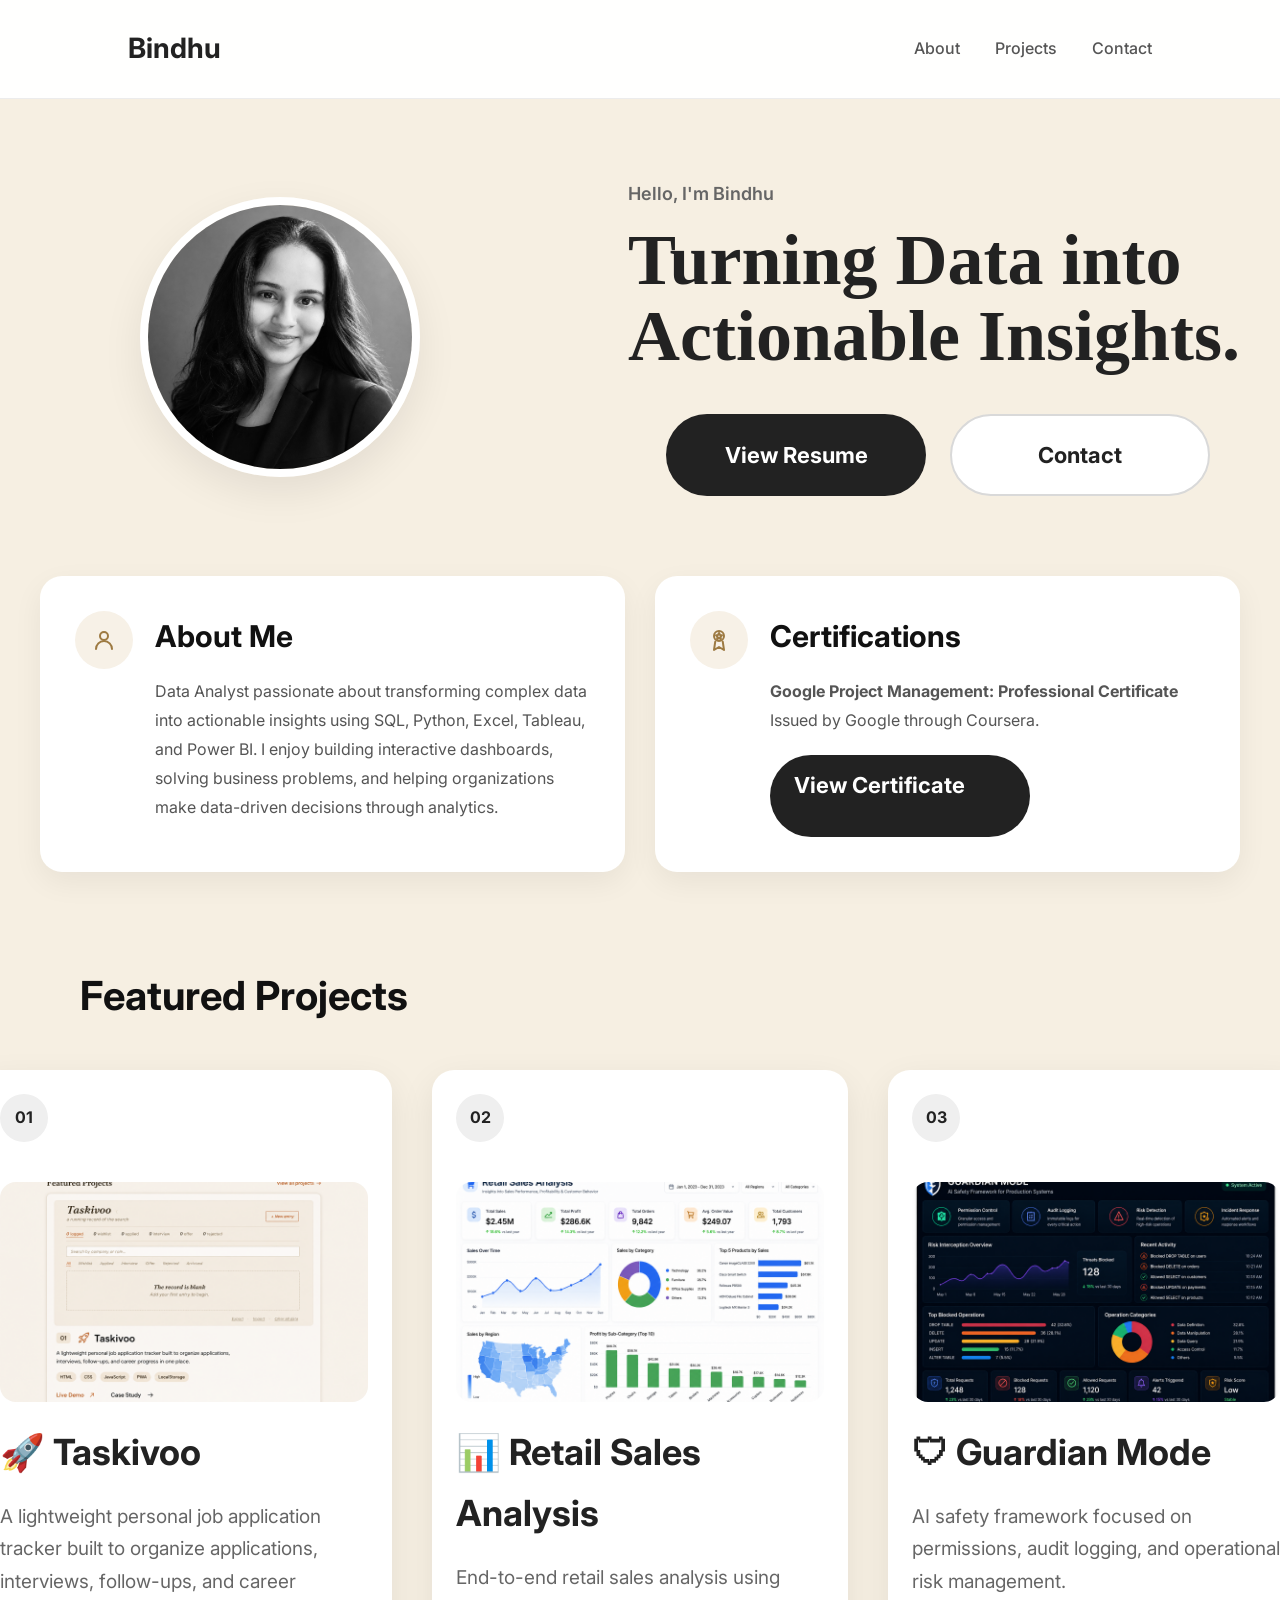
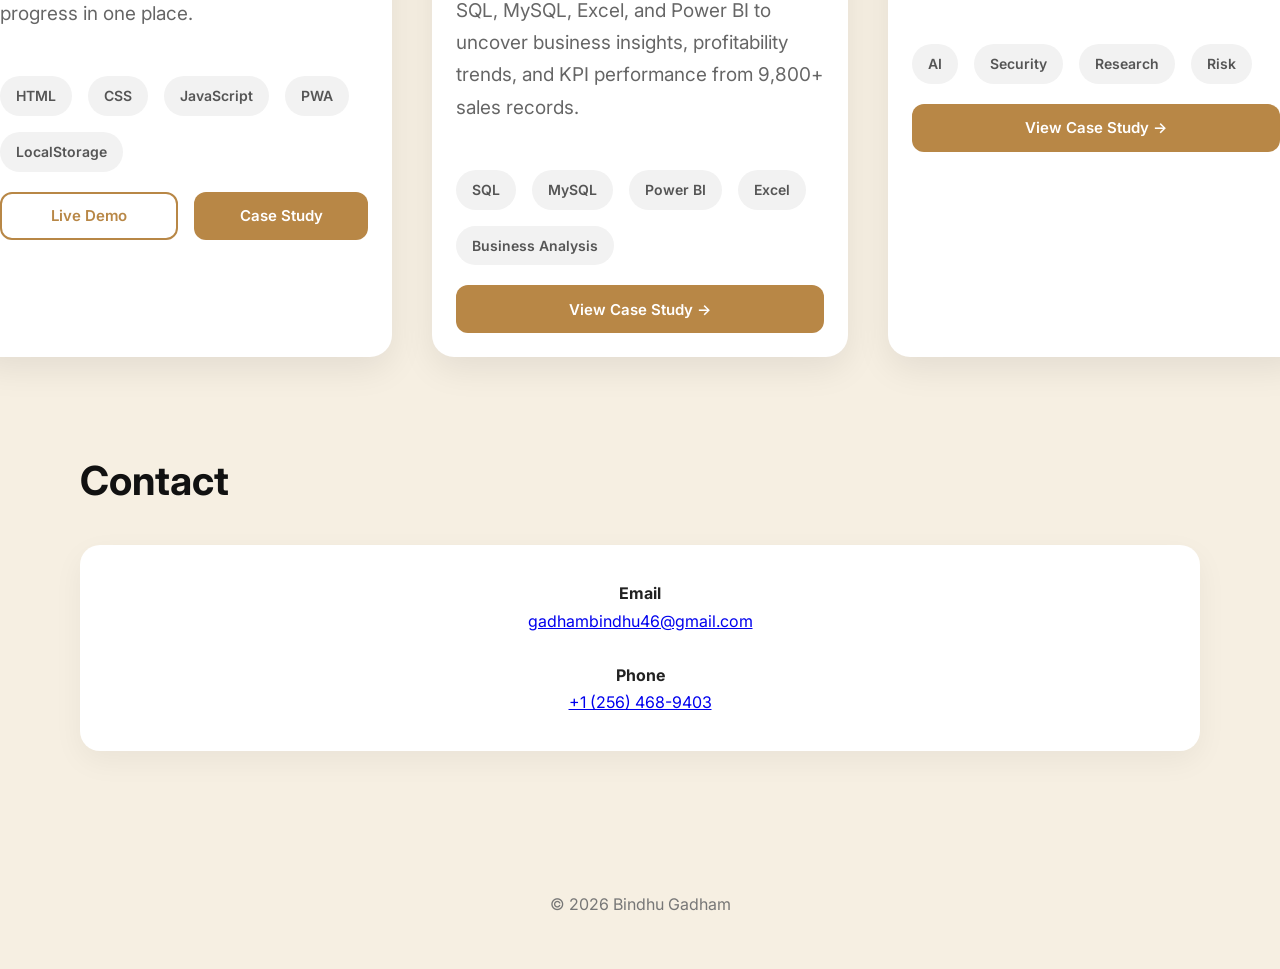
<file: index.html>
<!DOCTYPE html>
<html lang="en">
<head>
    <meta charset="UTF-8">
    <meta name="viewport" content="width=device-width, initial-scale=1.0">
    <title>Bindhu Gadham | Portfolio</title>

    <link rel="stylesheet" href="style.css">

    <link rel="preconnect" href="https://fonts.googleapis.com">
    <link rel="preconnect" href="https://fonts.gstatic.com" crossorigin>

    <link href="https://fonts.googleapis.com/css2?family=Inter:wght@300;400;500;600;700&display=swap" rel="stylesheet">
</head>

<body>

<nav>
    <div class="logo">Bindhu</div>

    <ul>
        <li><a href="#about">About</a></li>
        <li><a href="#projects">Projects</a></li>
        <li><a href="#contact">Contact</a></li>
    </ul>
</nav>

<header class="hero">

    <div class="hero-image">
        <img src="images/profile.jpg" alt="Bindhu Gadham" class="profile-photo">
    </div>
    
 <div class="hero-content">
        
<p class="hero-greeting">Hello, I'm Bindhu</p>

<h1 class="hero-title">
Turning Data into<br>
Actionable Insights.
</h1>


       <div class="hero-buttons">

    <a href="resume.pdf" class="btn primary">
        View Resume
    </a>

    <a href="#contact" class="btn secondary">
        Contact
    </a>

</div>

    </div>

</header>
    
    
<div class="top-cards">

    <section id="about">

        <div class="card info-card">

            <div class="card-icon">
<svg xmlns="http://www.w3.org/2000/svg"
     width="24"
     height="24"
     viewBox="0 0 24 24"
     fill="none"
     stroke="#9d7a42"
     stroke-width="2"
     stroke-linecap="round"
     stroke-linejoin="round">
    <path d="M20 21a8 8 0 0 0-16 0"></path>
    <circle cx="12" cy="8" r="4"></circle>
</svg>
</div>

            <div class="card-content">
                <h3>About Me</h3>

               <p>
    Data Analyst passionate about transforming complex data into actionable insights using SQL, Python, Excel, Tableau, and Power BI. I enjoy building interactive dashboards, solving business problems, and helping organizations make data-driven decisions through analytics.
</p>
            </div>

        </div>

    </section>

    <section id="certifications">

        <div class="card info-card">

           <div class="card-icon">
<svg xmlns="http://www.w3.org/2000/svg"
     width="24"
     height="24"
     viewBox="0 0 24 24"
     fill="none"
     stroke="#9d7a42"
     stroke-width="2"
     stroke-linecap="round"
     stroke-linejoin="round">
    <circle cx="12" cy="8" r="5"></circle>
    <path d="M8.2 13.8L7 22l5-3 5 3-1.2-8.2"></path>
    <path d="M12 5l1 2 2 .3-1.5 1.5.4 2.2L12 10l-1.9 1 .4-2.2L9 7.3 11 7z"></path>
</svg>
</div>

            <div class="card-content">

                <h3>Certifications</h3>

            <p>
<strong>Google Project Management: Professional Certificate</strong><br>
Issued by Google through Coursera.
</p>

                <a href="https://www.coursera.org/account/accomplishments/professional-cert/UYATOOECWAUU"
   target="_blank"
   class="btn primary small-btn">
    View Certificate
</a>

            </div>

        </div>

    </section>

</div>

</div>
    
<section id="projects">

    <h3>Featured Projects</h3>

    <div class="projects">

        <div class="project-card">

    <div class="project-number">01</div>
            
<img
    src="images/taskivoo-thumbnail.png"
    alt="Taskivoo Preview"
    class="project-thumb">
            
    <h4>🚀 Taskivoo</h4>

    <p class="project-short">
        A lightweight personal job application tracker built to organize applications, interviews, follow-ups, and career progress in one place.
    </p>

   <div class="tech">

    <span>HTML</span>
    <span>CSS</span>
    <span>JavaScript</span>
    <span>PWA</span>
    <span>LocalStorage</span>

</div>
            
<div class="project-buttons">
    <a href="https://tranquil-pasca-6081a1.netlify.app"
       target="_blank"
       class="demo">
        Live Demo
    </a>

    <a href="taskivoo-case.html"
       class="project-btn">
        Case Study
    </a>

</div>
            
</div> <!-- closes project-card -->
        
       <div class="project-card">

    <div class="project-number">02</div>

    <img
        src="images/retail-sales-thumbnail.png"
        alt="Retail Sales Preview"
        class="project-thumb">

    <h4>📊 Retail Sales Analysis</h4>

    <p>
        End-to-end retail sales analysis using SQL, MySQL, Excel, and Power BI to uncover business insights, profitability trends, and KPI performance from 9,800+ sales records.
    </p>

    <div class="tech">
        <span>SQL</span>
        <span>MySQL</span>
        <span>Power BI</span>
        <span>Excel</span>
        <span>Business Analysis</span>
    </div>

    <div class="project-buttons">
        <a href="retail-sales.html" class="project-btn">
            View Case Study →
        </a>
    </div>

</div>

       <div class="project-card">

    <div class="project-number">03</div>

    <img
        src="images/guardian-thumbnail.png"
        alt="Guardian Mode Preview"
        class="project-thumb">

    <h4>🛡 Guardian Mode</h4>

    <p>
        AI safety framework focused on permissions,
        audit logging,
        and operational risk management.
    </p>

    <div class="tech">
        <span>AI</span>
        <span>Security</span>
        <span>Research</span>
        <span>Risk</span>
    </div>

    <div class="project-buttons">
        <a href="guardian.html" class="project-btn">
            View Case Study →
        </a>
    </div>

</div> <!-- closes Project 3 -->

</div>      <!-- closes .projects -->

</section>  <!-- closes #projects -->

<section id="contact">

    <h3>Contact</h3>

    <div class="card">

        <p><strong>Email</strong></p>

        <p>
            <a href="mailto:gadhambindhu46@gmail.com">
                gadhambindhu46@gmail.com
            </a>
        </p>

        <br>

        <p><strong>Phone</strong></p>

        <p>
            <a href="tel:+12564689403">
                +1 (256) 468-9403
            </a>
        </p>

    </div>

</section>

<footer>

    © 2026 Bindhu Gadham

</footer>

<script src="script.js"></script>

</body>
</html>
</file>
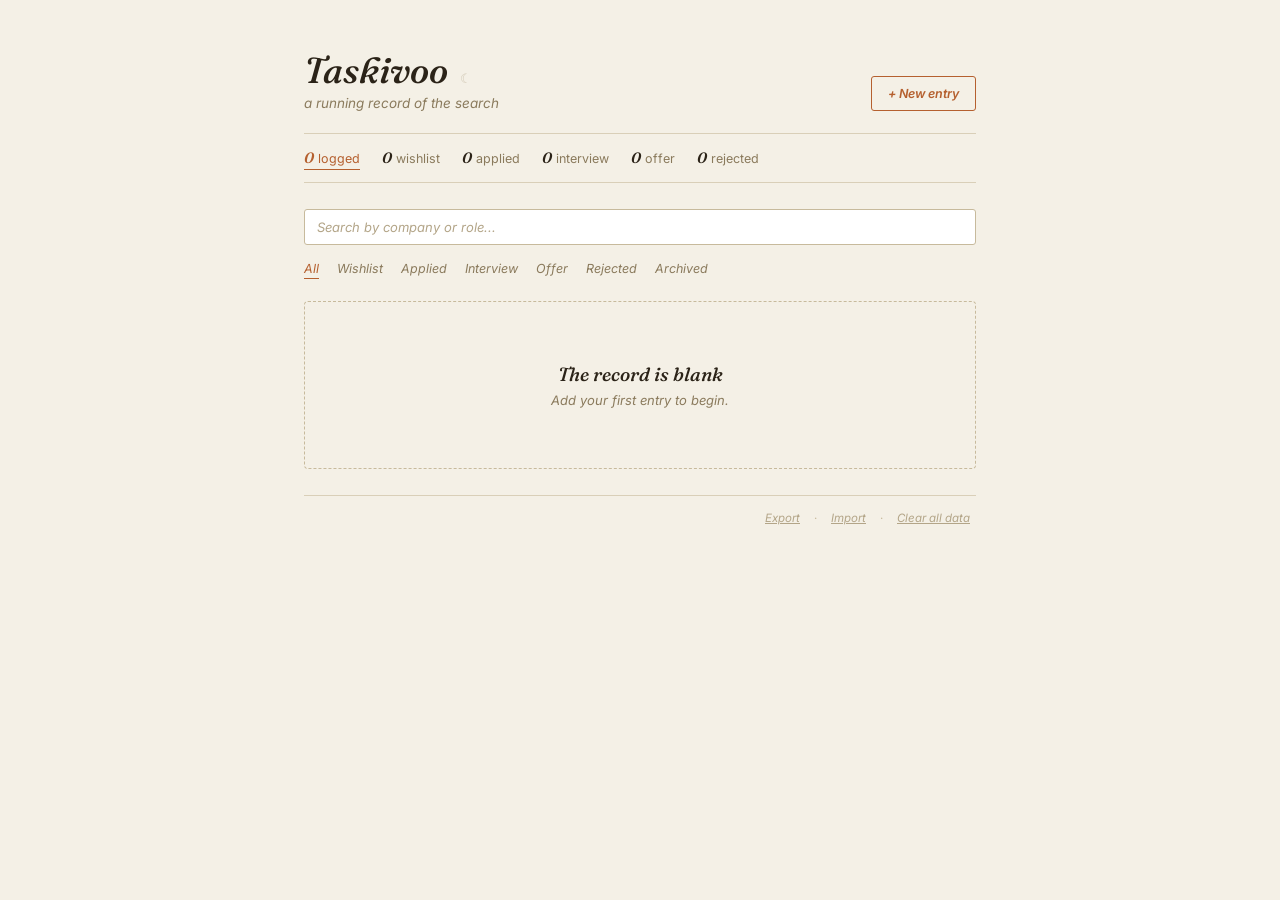
<file: taskivoo-app 7/index.html>
<!DOCTYPE html>
<html lang="en">
<head>
<meta charset="UTF-8">
<meta name="viewport" content="width=device-width, initial-scale=1, viewport-fit=cover">
<title>Taskivoo</title>

<!-- PWA install -->
<link rel="manifest" href="manifest.json">
<meta name="theme-color" content="#F4F0E6">
<meta name="background-color" content="#F4F0E6">

<!-- iOS home-screen support -->
<meta name="apple-mobile-web-app-capable" content="yes">
<meta name="apple-mobile-web-app-status-bar-style" content="default">
<meta name="apple-mobile-web-app-title" content="Taskivoo">
<link rel="apple-touch-icon" href="icons/apple-touch-icon.png">
<link rel="icon" href="icons/icon-192.png">

<style>
  html, body { margin: 0; padding: 0; background: #F4F0E6; }
</style>
</head>
<body>

<!-- TASKIVOO — job application tracker, warm editorial / journal concept -->
<div id="taskivoo-root">
  <link rel="preconnect" href="https://fonts.googleapis.com">
  <link href="https://fonts.googleapis.com/css2?family=Fraunces:ital,wght@0,500;0,600;1,500;1,600&family=Inter:wght@400;500;600;700&family=IBM+Plex+Mono:wght@400;500&display=swap" rel="stylesheet">

  <style>
    #taskivoo-root {
      --paper: #F4F0E6;
      --paper-raised: #EFE9DA;
      --ink: #2B2318;
      --ink-soft: #8A7A5C;
      --ink-faint: #B3A588;
      --rule: #D9CFB8;
      --rule-strong: #C7BA9C;
      --accent: #B5602F;
      --accent-soft: #E9D9C4;

      --wishlist: #8A7A5C;
      --applied: #4C6E8C;
      --interview: #B5602F;
      --offer: #4C7A5A;
      --rejected: #A6483F;

      font-family: 'Inter', sans-serif;
      background: var(--paper);
      color: var(--ink);
      min-height: 100%;
      -webkit-font-smoothing: antialiased;
      transition: background 0.2s ease, color 0.2s ease;
    }
    #taskivoo-root.tk-dark {
      --paper: #1E1A14;
      --paper-raised: #262019;
      --ink: #EDE6D6;
      --ink-soft: #B0A487;
      --ink-faint: #756B54;
      --rule: #3A3226;
      --rule-strong: #4C4232;
      --accent: #E08A52;
      --accent-soft: #3C2C1E;

      --wishlist: #A69878;
      --applied: #85AFD1;
      --interview: #E08A52;
      --offer: #7BC49A;
      --rejected: #E2897E;
    }
    #taskivoo-root * { transition: background-color 0.2s ease, border-color 0.2s ease, color 0.2s ease; }
    #taskivoo-root *, #taskivoo-root *::before, #taskivoo-root *::after { box-sizing: border-box; }
    #taskivoo-root button { font-family: inherit; cursor: pointer; }
    #taskivoo-root input, #taskivoo-root select, #taskivoo-root textarea { font-family: inherit; }

    .tk-wrap { max-width: 720px; margin: 0 auto; padding: 52px 24px 80px; }

    /* ---------- Header ---------- */
    .tk-header {
      display: flex; justify-content: space-between; align-items: flex-end;
      gap: 16px; flex-wrap: wrap; margin-bottom: 4px;
    }
    .tk-logo {
      font-family: 'Fraunces', serif;
      font-weight: 500; font-style: italic;
      font-size: 36px;
      color: var(--ink);
      line-height: 1;
    }
    .tk-tagline {
      font-style: italic;
      font-size: 13.5px; color: var(--ink-soft); margin-top: 7px;
    }
    .tk-new-btn {
      background: none; color: var(--accent);
      border: 1px solid var(--accent);
      border-radius: 3px;
      padding: 9px 16px; font-size: 12.5px; font-weight: 600;
      font-family: 'Fraunces', serif; font-style: italic;
      transition: background 0.15s ease, color 0.15s ease;
    }
    .tk-new-btn:hover { background: var(--accent); color: #fff; }

    .tk-logo-row { display: flex; align-items: baseline; gap: 8px; }
    .tk-header-actions { display: flex; align-items: center; gap: 14px; }
    .tk-theme-toggle {
      background: none; border: none;
      color: var(--ink-faint); font-size: 13px;
      padding: 2px 4px; opacity: 0.5;
    }
    .tk-theme-toggle:hover { opacity: 1; color: var(--ink-soft); }

    /* ---------- Stats ---------- */
    .tk-stats {
      display: flex; flex-wrap: wrap; gap: 4px 22px;
      margin: 22px 0 26px;
      padding: 12px 0;
      border-top: 1px solid var(--rule);
      border-bottom: 1px solid var(--rule);
    }
    .tk-stat {
      background: none; border: none; padding: 2px 0;
      font-size: 12.5px; color: var(--ink-soft);
      border-bottom: 1px solid transparent;
    }
    .tk-stat b {
      font-family: 'Fraunces', serif; font-style: italic; font-weight: 600;
      color: var(--ink); font-size: 15px; margin-right: 4px;
    }
    .tk-stat.tk-active { color: var(--accent); border-bottom-color: var(--accent); }
    .tk-stat.tk-active b { color: var(--accent); }
    .tk-stat:not(.tk-active):hover { color: var(--ink); }
    .tk-stat-followup { color: var(--accent); }
    .tk-stat-followup b { color: var(--accent); }
    .tk-stat-followup.tk-active { text-decoration: underline; }

    /* ---------- Form ---------- */
    .tk-form {
      background: var(--paper-raised);
      border: 1px solid var(--rule);
      border-radius: 4px;
      padding: 22px;
      margin-bottom: 30px;
      display: none;
    }
    .tk-form.tk-open { display: block; animation: tk-fade-in 0.18s ease; }
    @keyframes tk-fade-in { from { opacity: 0; transform: translateY(-4px); } to { opacity: 1; transform: translateY(0); } }
    .tk-form-title {
      font-family: 'Fraunces', serif; font-style: italic; font-weight: 500;
      font-size: 18px; color: var(--ink); margin-bottom: 16px;
    }
    .tk-form-grid { display: grid; grid-template-columns: 1fr 1fr; gap: 14px; }
    .tk-field { display: flex; flex-direction: column; gap: 6px; }
    .tk-field.tk-span2 { grid-column: 1 / -1; }
    .tk-field label { font-size: 11px; font-weight: 600; color: var(--ink-soft); letter-spacing: 0.02em; }
    .tk-field input, .tk-field select, .tk-field textarea {
      background: var(--paper);
      border: 1px solid var(--rule-strong);
      border-radius: 3px;
      color: var(--ink);
      padding: 9px 11px;
      font-size: 13.5px;
      outline: none;
      transition: border-color 0.15s ease;
    }
    .tk-field textarea { resize: vertical; min-height: 56px; }
    .tk-field input:focus, .tk-field select:focus, .tk-field textarea:focus { border-color: var(--accent); }
    .tk-form-actions { display: flex; justify-content: flex-end; gap: 10px; margin-top: 18px; }
    .tk-btn { border: none; border-radius: 3px; padding: 9px 18px; font-size: 12.5px; font-weight: 600; font-family: 'Fraunces', serif; font-style: italic; }
    .tk-btn-primary { background: var(--accent); color: #fff; }
    .tk-btn-primary:hover { background: #9B4F26; }
    .tk-btn-ghost { background: transparent; color: var(--ink-soft); border: 1px solid var(--rule-strong); }
    .tk-btn-ghost:hover { color: var(--ink); border-color: var(--ink-faint); }

    /* ---------- Filters ---------- */
    .tk-search-row { margin-bottom: 14px; }
    .tk-search {
      width: 100%;
      background: var(--card, #fff);
      border: 1px solid var(--rule-strong);
      border-radius: 3px;
      padding: 9px 12px;
      font-size: 13px;
      color: var(--ink);
      outline: none;
      font-family: 'Inter', sans-serif;
    }
    .tk-search:focus { border-color: var(--accent); }
    .tk-search::placeholder { color: var(--ink-faint); font-style: italic; }

    .tk-filters { display: flex; gap: 18px; flex-wrap: wrap; margin-bottom: 22px; }
    .tk-filter {
      background: none; border: none; color: var(--ink-soft);
      padding: 2px 0; font-size: 12.5px; font-style: italic;
      font-family: 'Fraunces', serif; border-bottom: 1px solid transparent;
    }
    .tk-filter.tk-filter-active { color: var(--accent); border-bottom-color: var(--accent); }
    .tk-filter:not(.tk-filter-active):hover { color: var(--ink); }

    /* ---------- Rows (journal entries) ---------- */
    .tk-row {
      display: flex; justify-content: space-between; align-items: center; gap: 16px;
      padding: 16px 2px;
      border-bottom: 1px dashed var(--rule-strong);
    }
    .tk-row:first-child { border-top: 1px dashed var(--rule-strong); }
    .tk-row.tk-needs-followup {
      background: var(--accent-soft);
      margin: 0 -14px; padding: 16px 14px;
      border-radius: 4px; border-bottom: 1px dashed var(--rule-strong);
    }
    .tk-followup-note {
      font-size: 11px; font-style: italic; color: var(--accent); margin-top: 6px;
    }
    .tk-interview-note {
      font-size: 11px; font-style: italic; color: var(--applied); margin-top: 6px;
    }
    .tk-round-tag {
      font-size: 10.5px; font-style: italic; color: var(--ink-soft);
      font-family: 'Inter', sans-serif;
    }
    .tk-row-actions { display: flex; gap: 4px; }
    .tk-archive {
      background: none; border: none; color: var(--ink-faint);
      font-size: 13px; line-height: 1; padding: 2px 4px;
    }
    .tk-archive:hover { color: var(--accent); }
    .tk-notes-details { margin-top: 8px; }
    .tk-notes-details summary {
      cursor: pointer; font-size: 11px; color: var(--ink-faint);
      list-style: none; font-style: italic; user-select: none;
    }
    .tk-notes-details summary::-webkit-details-marker { display: none; }
    .tk-notes-details summary::before { content: "▸ "; }
    .tk-notes-details[open] summary::before { content: "▾ "; }
    .tk-notes-details summary:hover { color: var(--accent); }
    .tk-notes-body {
      margin-top: 6px; padding: 8px 12px;
      background: var(--paper-raised); border-left: 2px solid var(--rule-strong);
      font-size: 12px; color: var(--ink-soft); font-style: italic;
      white-space: pre-wrap; line-height: 1.5;
    }
    .tk-row-main { min-width: 0; }
    .tk-row-company { font-family: 'Fraunces', serif; font-weight: 600; font-size: 16px; color: var(--ink); }
    .tk-row-role { font-size: 13px; color: var(--ink-soft); margin-top: 2px; }
    .tk-row-meta {
      display: flex; flex-wrap: wrap; gap: 3px 12px; margin-top: 7px;
      font-size: 11px; color: var(--ink-faint);
      font-family: 'IBM Plex Mono', monospace;
    }
    .tk-row-meta a { color: var(--ink-faint); text-decoration: none; border-bottom: 1px dotted var(--ink-faint); }
    .tk-row-meta a:hover { color: var(--accent); border-color: var(--accent); }

    .tk-row-side { display: flex; flex-direction: column; align-items: flex-end; gap: 8px; flex-shrink: 0; }
    .tk-status-pill {
      font-family: 'Fraunces', serif; font-style: italic; font-weight: 500;
      font-size: 12.5px;
      color: var(--pill-fg, var(--wishlist));
      border: 1px solid var(--pill-fg, var(--wishlist));
      padding: 3px 12px; border-radius: 2px;
      transition: opacity 0.15s ease;
    }
    .tk-status-pill.tk-pulsing { animation: tk-pulse 0.35s ease; }
    @keyframes tk-pulse { 0% { opacity: 0.3; } 100% { opacity: 1; } }

    .tk-status-select {
      background: transparent; border: none; color: var(--ink-faint);
      font-size: 10.5px; padding: 2px 0; text-align: right; font-style: italic;
    }

    .tk-delete {
      background: none; border: none; color: var(--ink-faint);
      font-size: 14px; line-height: 1; padding: 2px 4px;
    }
    .tk-delete:hover { color: var(--rejected); }

    .tk-empty {
      text-align: center; padding: 60px 20px;
      border: 1px dashed var(--rule-strong); border-radius: 4px;
      margin-top: 8px;
    }
    .tk-empty-title {
      font-family: 'Fraunces', serif; font-style: italic; font-weight: 500;
      color: var(--ink); font-size: 19px; margin-bottom: 6px;
    }
    .tk-empty-sub { color: var(--ink-soft); font-size: 13px; font-style: italic; }

    .tk-footer {
      display: flex; justify-content: space-between; align-items: center;
      margin-top: 26px; padding-top: 14px; border-top: 1px solid var(--rule);
      font-size: 11.5px; color: var(--ink-faint); font-style: italic;
      flex-wrap: wrap; gap: 8px;
    }
    .tk-footer-actions { display: flex; align-items: center; gap: 8px; }
    .tk-footer-sep { color: var(--rule-strong); font-style: normal; }
    .tk-clear-btn { background: none; border: none; color: var(--ink-faint); text-decoration: underline; font-size: 11.5px; font-style: italic; font-family: inherit; }
    .tk-clear-btn:hover { color: var(--rejected); }
    #tk-export:hover, #tk-import:hover { color: var(--accent); }

    /* ---------- Export/Import modal ---------- */
    .tk-modal-backdrop {
      display: none;
      position: fixed; inset: 0; background: rgba(43,35,24,0.42);
      align-items: center; justify-content: center; padding: 20px; z-index: 1000;
    }
    .tk-modal-backdrop.tk-open { display: flex; }
    .tk-modal {
      background: var(--paper); border: 1px solid var(--rule-strong);
      border-radius: 6px; padding: 24px; width: 100%; max-width: 480px;
      box-shadow: 0 12px 32px rgba(43,35,24,0.22);
    }
    .tk-modal-title {
      font-family: 'Fraunces', serif; font-style: italic; font-weight: 500;
      font-size: 18px; color: var(--ink); margin-bottom: 6px;
    }
    .tk-modal-sub { font-size: 12.5px; color: var(--ink-soft); margin-bottom: 14px; }
    .tk-modal-textarea {
      width: 100%; min-height: 140px; resize: vertical;
      background: var(--paper-raised); border: 1px solid var(--rule-strong);
      border-radius: 3px; padding: 10px 12px; font-size: 12px;
      font-family: 'IBM Plex Mono', monospace; color: var(--ink);
      outline: none;
    }
    .tk-modal-textarea:focus { border-color: var(--accent); }
    .tk-modal-actions { display: flex; justify-content: flex-end; gap: 10px; margin-top: 16px; }
    .tk-modal-msg { font-size: 11.5px; color: var(--offer); margin-top: 10px; min-height: 14px; font-style: italic; }
    .tk-modal-msg.tk-error { color: var(--rejected); }

    /* ---------- Mobile ---------- */
    @media (max-width: 640px) {
      .tk-form-grid { grid-template-columns: 1fr; }
      .tk-row { flex-direction: column; align-items: flex-start; gap: 10px; }
      .tk-row-side { flex-direction: row; align-items: center; width: 100%; justify-content: space-between; }
    }

    @media (prefers-reduced-motion: reduce) {
      .tk-status-pill.tk-pulsing { animation: none; }
      .tk-form.tk-open { animation: none; }
    }

    #taskivoo-root a:focus-visible,
    #taskivoo-root button:focus-visible,
    #taskivoo-root input:focus-visible,
    #taskivoo-root select:focus-visible,
    #taskivoo-root textarea:focus-visible {
      outline: 2px solid var(--accent);
      outline-offset: 2px;
    }
  </style>

  <div class="tk-wrap">
    <div class="tk-header">
      <div>
        <div class="tk-logo-row">
          <div class="tk-logo">Taskivoo</div>
          <button class="tk-theme-toggle" id="tk-theme-toggle" type="button" title="Toggle dark mode" aria-label="Toggle dark mode">☾</button>
        </div>
        <div class="tk-tagline">a running record of the search</div>
      </div>
      <div class="tk-header-actions">
        <button class="tk-new-btn" id="tk-add-toggle" type="button">+ New entry</button>
      </div>
    </div>

    <div class="tk-stats" id="tk-stats"></div>

    <div class="tk-form" id="tk-form">
      <div class="tk-form-title">Log an application</div>
      <div class="tk-form-grid">
        <div class="tk-field">
          <label for="tk-f-company">Company</label>
          <input id="tk-f-company" type="text" placeholder="e.g. Acme Corp" />
        </div>
        <div class="tk-field">
          <label for="tk-f-role">Role</label>
          <input id="tk-f-role" type="text" placeholder="e.g. Frontend Engineer" />
        </div>
        <div class="tk-field">
          <label for="tk-f-status">Status</label>
          <select id="tk-f-status">
            <option value="WISHLIST">Wishlist</option>
            <option value="APPLIED" selected>Applied</option>
            <option value="INTERVIEW">Interview</option>
            <option value="OFFER">Offer</option>
            <option value="REJECTED">Rejected</option>
          </select>
        </div>
        <div class="tk-field">
          <label for="tk-f-date">Date applied</label>
          <input id="tk-f-date" type="date" />
        </div>
        <div class="tk-field">
          <label for="tk-f-salary">Salary / notes on pay</label>
          <input id="tk-f-salary" type="text" placeholder="e.g. $120k–140k" />
        </div>
        <div class="tk-field">
          <label for="tk-f-link">Posting link</label>
          <input id="tk-f-link" type="text" placeholder="https://..." />
        </div>
        <div class="tk-field">
          <label for="tk-f-contact">Recruiter / contact</label>
          <input id="tk-f-contact" type="text" placeholder="e.g. Sarah Lee, sarah@acme.com" />
        </div>
        <div class="tk-field">
          <label for="tk-f-round">Interview round</label>
          <input id="tk-f-round" type="text" placeholder="e.g. Round 2 of 3" />
        </div>
        <div class="tk-field">
          <label for="tk-f-interview-date">Next interview date</label>
          <input id="tk-f-interview-date" type="date" />
        </div>
        <div class="tk-field tk-span2">
          <label for="tk-f-notes">Notes</label>
          <textarea id="tk-f-notes" placeholder="Referral, recruiter contact, interview prep..."></textarea>
        </div>
      </div>
      <div class="tk-form-actions">
        <button class="tk-btn tk-btn-ghost" id="tk-cancel" type="button">Cancel</button>
        <button class="tk-btn tk-btn-primary" id="tk-save" type="button">Add entry</button>
      </div>
    </div>

    <div class="tk-search-row">
      <input class="tk-search" id="tk-search" type="text" placeholder="Search by company or role..." />
    </div>

    <div class="tk-filters" id="tk-filters"></div>

    <div id="tk-board"></div>

    <div class="tk-footer">
      <span id="tk-footer-count"></span>
      <div class="tk-footer-actions">
        <button class="tk-clear-btn" id="tk-export" type="button">Export</button>
        <span class="tk-footer-sep">·</span>
        <button class="tk-clear-btn" id="tk-import" type="button">Import</button>
        <span class="tk-footer-sep">·</span>
        <button class="tk-clear-btn" id="tk-clear-all" type="button">Clear all data</button>
      </div>
    </div>

    <div class="tk-modal-backdrop" id="tk-modal-backdrop">
      <div class="tk-modal">
        <div class="tk-modal-title" id="tk-modal-title">Export your record</div>
        <div class="tk-modal-sub" id="tk-modal-sub">Copy this text, then paste it into Import on your other device.</div>
        <textarea class="tk-modal-textarea" id="tk-modal-textarea" spellcheck="false"></textarea>
        <div class="tk-modal-actions">
          <button class="tk-btn tk-btn-ghost" id="tk-modal-cancel" type="button">Close</button>
          <button class="tk-btn tk-btn-primary" id="tk-modal-primary" type="button">Copy to clipboard</button>
        </div>
        <div class="tk-modal-msg" id="tk-modal-msg"></div>
      </div>
    </div>
  </div>
</div>

<script>
(function () {
  const STATUSES = ["WISHLIST", "APPLIED", "INTERVIEW", "OFFER", "REJECTED"];
  const STATUS_META = {
    WISHLIST:  { label: "Wishlist",  varName: "wishlist",  fg: "#8A7A5C" },
    APPLIED:   { label: "Applied",   varName: "applied",   fg: "#4C6E8C" },
    INTERVIEW: { label: "Interview", varName: "interview", fg: "#B5602F" },
    OFFER:     { label: "Offer",     varName: "offer",     fg: "#4C7A5A" },
    REJECTED:  { label: "Rejected",  varName: "rejected",  fg: "#A6483F" },
  };
  const STORAGE_KEY = "taskivoo:applications";

  let apps = [];
  let activeFilter = "ALL";
  let searchQuery = "";
  let loaded = false;

  const root = document.getElementById("taskivoo-root");
  const $ = (sel) => root.querySelector(sel);

  const statsEl = $("#tk-stats");
  const filtersEl = $("#tk-filters");
  const boardEl = $("#tk-board");
  const formEl = $("#tk-form");
  const addToggleEl = $("#tk-add-toggle");
  const footerCountEl = $("#tk-footer-count");

  // ---------- storage ----------
  // Uses Claude.ai's persistent storage when available (inside an artifact);
  // falls back to localStorage when run as a standalone file/app.
  const hasClaudeStorage = typeof window.storage !== "undefined" && window.storage && typeof window.storage.get === "function";

  async function loadApps() {
    try {
      if (hasClaudeStorage) {
        const res = await window.storage.get(STORAGE_KEY, false);
        apps = res && res.value ? JSON.parse(res.value) : [];
      } else {
        const raw = localStorage.getItem(STORAGE_KEY);
        apps = raw ? JSON.parse(raw) : [];
      }
    } catch (e) {
      apps = [];
    }
    loaded = true;
    render();
  }

  async function saveApps() {
    try {
      if (hasClaudeStorage) {
        await window.storage.set(STORAGE_KEY, JSON.stringify(apps), false);
      } else {
        localStorage.setItem(STORAGE_KEY, JSON.stringify(apps));
      }
    } catch (e) {
      console.error("Taskivoo: could not save", e);
    }
  }

  // ---------- rendering ----------
  function isFollowUp(app) {
    const d = daysSince(app.dateApplied);
    return app.status === "APPLIED" && d !== null && d >= FOLLOW_UP_DAYS;
  }

  function statusCounts() {
    const active = apps.filter((a) => !a.archived);
    const counts = { ALL: active.length, FOLLOWUP: 0 };
    STATUSES.forEach((s) => (counts[s] = 0));
    active.forEach((a) => {
      counts[a.status] = (counts[a.status] || 0) + 1;
      if (isFollowUp(a)) counts.FOLLOWUP++;
    });
    return counts;
  }

  function renderStats() {
    const counts = statusCounts();
    statsEl.innerHTML = "";

    const total = document.createElement("button");
    total.className = "tk-stat" + (activeFilter === "ALL" ? " tk-active" : "");
    total.innerHTML = `<b>${counts.ALL}</b>logged`;
    total.addEventListener("click", () => { activeFilter = "ALL"; render(); });
    statsEl.appendChild(total);

    STATUSES.forEach((s) => {
      const meta = STATUS_META[s];
      const btn = document.createElement("button");
      btn.className = "tk-stat" + (activeFilter === s ? " tk-active" : "");
      btn.innerHTML = `<b>${counts[s] || 0}</b>${meta.label.toLowerCase()}`;
      btn.addEventListener("click", () => { activeFilter = s; render(); });
      statsEl.appendChild(btn);
    });

    if (counts.FOLLOWUP > 0) {
      const fu = document.createElement("button");
      fu.className = "tk-stat tk-stat-followup" + (activeFilter === "FOLLOWUP" ? " tk-active" : "");
      fu.innerHTML = `<b>${counts.FOLLOWUP}</b>need${counts.FOLLOWUP === 1 ? "s" : ""} follow-up`;
      fu.addEventListener("click", () => { activeFilter = "FOLLOWUP"; render(); });
      statsEl.appendChild(fu);
    }
  }

  function renderFilters() {
    const items = ["ALL", ...STATUSES, "ARCHIVED"];
    filtersEl.innerHTML = "";
    items.forEach((s) => {
      const btn = document.createElement("button");
      btn.className = "tk-filter" + (activeFilter === s ? " tk-filter-active" : "");
      btn.type = "button";
      btn.textContent = s === "ALL" ? "All" : s === "ARCHIVED" ? "Archived" : STATUS_META[s].label;
      btn.addEventListener("click", () => { activeFilter = s; render(); });
      filtersEl.appendChild(btn);
    });
  }

  function fmtDate(dstr) {
    if (!dstr) return "no date";
    const d = new Date(dstr + "T00:00:00");
    if (isNaN(d)) return dstr;
    return d.toLocaleDateString([], { day: "2-digit", month: "short", year: "numeric" });
  }

  const FOLLOW_UP_DAYS = 10;

  function daysSince(dstr) {
    if (!dstr) return null;
    const d = new Date(dstr + "T00:00:00");
    if (isNaN(d)) return null;
    const today = new Date();
    today.setHours(0, 0, 0, 0);
    const diff = Math.round((today - d) / 86400000);
    return diff >= 0 ? diff : null;
  }

  function daysLabel(n) {
    if (n === 0) return "today";
    if (n === 1) return "1 day ago";
    return `${n} days ago`;
  }

  function escapeHtml(str) {
    const div = document.createElement("div");
    div.textContent = str;
    return div.innerHTML;
  }
  function escapeAttr(str) {
    return String(str).replace(/"/g, "&quot;");
  }

  function renderBoard() {
    let filtered;
    if (activeFilter === "ARCHIVED") {
      filtered = apps.filter((a) => a.archived);
    } else if (activeFilter === "FOLLOWUP") {
      filtered = apps.filter((a) => !a.archived && isFollowUp(a));
    } else if (activeFilter === "ALL") {
      filtered = apps.filter((a) => !a.archived);
    } else {
      filtered = apps.filter((a) => !a.archived && a.status === activeFilter);
    }

    const q = searchQuery.trim().toLowerCase();
    if (q) {
      filtered = filtered.filter((a) =>
        (a.company || "").toLowerCase().includes(q) || (a.role || "").toLowerCase().includes(q)
      );
    }

    boardEl.innerHTML = "";
    const activeCount = apps.filter((a) => !a.archived).length;
    footerCountEl.textContent = activeCount === 0 ? "" : `${activeCount} entr${activeCount === 1 ? "y" : "ies"} in the record`;

    if (filtered.length === 0) {
      const empty = document.createElement("div");
      empty.className = "tk-empty";
      empty.innerHTML = apps.length === 0
        ? `<div class="tk-empty-title">The record is blank</div><div class="tk-empty-sub">Add your first entry to begin.</div>`
        : q
        ? `<div class="tk-empty-title">No matches</div><div class="tk-empty-sub">Nothing found for "${escapeHtml(searchQuery)}".</div>`
        : `<div class="tk-empty-title">Nothing filed here</div><div class="tk-empty-sub">Try a different filter, or log a new entry.</div>`;
      boardEl.appendChild(empty);
      return;
    }

    filtered
      .slice()
      .sort((a, b) => (b.dateApplied || "").localeCompare(a.dateApplied || ""))
      .forEach((app) => {
        const meta = STATUS_META[app.status];
        const dSince = daysSince(app.dateApplied);
        const needsFollowUp = isFollowUp(app);
        const row = document.createElement("div");
        row.className = "tk-row" + (needsFollowUp ? " tk-needs-followup" : "");
        row.innerHTML = `
          <div class="tk-row-main">
            <div class="tk-row-company">${escapeHtml(app.company || "Untitled company")}${app.round ? ` <span class="tk-round-tag">${escapeHtml(app.round)}</span>` : ""}</div>
            <div class="tk-row-role">${escapeHtml(app.role || "—")}</div>
            <div class="tk-row-meta">
              <span>${fmtDate(app.dateApplied)}${dSince !== null ? ` · ${daysLabel(dSince)}` : ""}</span>
              ${app.salary ? `<span>${escapeHtml(app.salary)}</span>` : ""}
              ${app.contact ? `<span>${escapeHtml(app.contact)}</span>` : ""}
              ${app.link ? `<a href="${escapeAttr(app.link)}" target="_blank" rel="noopener noreferrer">posting ↗</a>` : ""}
              ${app.interviewDate ? `<a href="#" data-ics="${app.id}">add interview to calendar ↓</a>` : ""}
            </div>
            ${app.interviewDate ? `<div class="tk-interview-note">interview on ${fmtDate(app.interviewDate)}</div>` : ""}
            ${needsFollowUp ? `<div class="tk-followup-note">worth a follow-up — it's been ${daysLabel(dSince)} since you applied</div>` : ""}
            ${app.notes ? `<details class="tk-notes-details"><summary>notes</summary><div class="tk-notes-body">${escapeHtml(app.notes)}</div></details>` : ""}
          </div>
          <div class="tk-row-side">
            <span class="tk-status-pill" data-pill="${app.id}" style="--pill-fg:${meta.fg}">${meta.label}</span>
            <select class="tk-status-select" data-select="${app.id}">
              ${STATUSES.map((s) => `<option value="${s}" ${s === app.status ? "selected" : ""}>${STATUS_META[s].label}</option>`).join("")}
            </select>
            <div class="tk-row-actions">
              <button class="tk-archive" data-archive="${app.id}" title="${app.archived ? 'Restore entry' : 'Archive entry'}" aria-label="${app.archived ? 'Restore entry' : 'Archive entry'}">${app.archived ? "↺" : "▤"}</button>
              <button class="tk-delete" data-delete="${app.id}" title="Remove entry" aria-label="Remove entry">✕</button>
            </div>
          </div>
        `;
        boardEl.appendChild(row);

        row.querySelector(`[data-select="${app.id}"]`).addEventListener("change", (e) => {
          updateStatus(app.id, e.target.value);
        });
        row.querySelector(`[data-delete="${app.id}"]`).addEventListener("click", () => {
          deleteApp(app.id);
        });
        row.querySelector(`[data-archive="${app.id}"]`).addEventListener("click", () => {
          toggleArchive(app.id);
        });
        const icsLink = row.querySelector(`[data-ics="${app.id}"]`);
        if (icsLink) {
          icsLink.addEventListener("click", (e) => {
            e.preventDefault();
            downloadIcs(app);
          });
        }
      });
  }

  function render() {
    if (!loaded) return;
    renderStats();
    renderFilters();
    renderBoard();
  }

  // ---------- actions ----------
  function updateStatus(id, newStatus) {
    const app = apps.find((a) => a.id === id);
    if (!app || app.status === newStatus) return;
    app.status = newStatus;
    saveApps();
    const meta = STATUS_META[newStatus];
    const pill = boardEl.querySelector(`[data-pill="${id}"]`);
    pill.style.setProperty("--pill-fg", meta.fg);
    pill.textContent = meta.label;
    pill.classList.remove("tk-pulsing");
    void pill.offsetWidth;
    pill.classList.add("tk-pulsing");
    renderStats();
  }

  function deleteApp(id) {
    apps = apps.filter((a) => a.id !== id);
    saveApps();
    render();
  }

  function toggleArchive(id) {
    const app = apps.find((a) => a.id === id);
    if (!app) return;
    app.archived = !app.archived;
    saveApps();
    render();
  }

  function icsEscape(str) {
    return String(str).replace(/[\\;,]/g, (m) => "\\" + m).replace(/\n/g, "\\n");
  }

  function downloadIcs(app) {
    const d = app.interviewDate.replace(/-/g, "");
    const uid = app.id + "@taskivoo";
    const summary = `Interview: ${app.company || "Untitled company"}${app.role ? " — " + app.role : ""}`;
    const desc = [app.round, app.contact].filter(Boolean).join(" · ");
    const ics = [
      "BEGIN:VCALENDAR",
      "VERSION:2.0",
      "PRODID:-//Taskivoo//EN",
      "BEGIN:VEVENT",
      `UID:${uid}`,
      `DTSTAMP:${new Date().toISOString().replace(/[-:]/g, "").split(".")[0]}Z`,
      `DTSTART;VALUE=DATE:${d}`,
      `DTEND;VALUE=DATE:${d}`,
      `SUMMARY:${icsEscape(summary)}`,
      desc ? `DESCRIPTION:${icsEscape(desc)}` : "",
      "END:VEVENT",
      "END:VCALENDAR",
    ].filter(Boolean).join("\r\n");

    const blob = new Blob([ics], { type: "text/calendar" });
    const url = URL.createObjectURL(blob);
    const a = document.createElement("a");
    a.href = url;
    a.download = `interview-${(app.company || "taskivoo").replace(/[^a-z0-9]/gi, "-").toLowerCase()}.ics`;
    document.body.appendChild(a);
    a.click();
    a.remove();
    URL.revokeObjectURL(url);
  }

  function addApp() {
    const company = $("#tk-f-company").value.trim();
    const role = $("#tk-f-role").value.trim();
    if (!company && !role) {
      $("#tk-f-company").focus();
      return;
    }

    const isDuplicate = apps.some(
      (a) => !a.archived &&
        a.company.trim().toLowerCase() === company.toLowerCase() &&
        (a.role || "").trim().toLowerCase() === role.toLowerCase()
    );
    if (isDuplicate) {
      const proceed = confirm(`You already have an entry for "${company}" — ${role || "no role given"}. Add another anyway?`);
      if (!proceed) return;
    }

    const app = {
      id: "app_" + Date.now() + "_" + Math.floor(Math.random() * 1000),
      company: company || "Untitled company",
      role: role,
      status: $("#tk-f-status").value,
      dateApplied: $("#tk-f-date").value,
      salary: $("#tk-f-salary").value.trim(),
      link: $("#tk-f-link").value.trim(),
      contact: $("#tk-f-contact").value.trim(),
      round: $("#tk-f-round").value.trim(),
      interviewDate: $("#tk-f-interview-date").value,
      notes: $("#tk-f-notes").value.trim(),
      archived: false,
    };
    apps.push(app);
    saveApps();
    closeForm();
    render();
  }

  function openForm() {
    formEl.classList.add("tk-open");
    if (!$("#tk-f-date").value) {
      $("#tk-f-date").value = new Date().toISOString().slice(0, 10);
    }
    $("#tk-f-company").focus();
  }
  function closeForm() {
    formEl.classList.remove("tk-open");
    ["tk-f-company", "tk-f-role", "tk-f-salary", "tk-f-link", "tk-f-contact", "tk-f-round", "tk-f-notes"].forEach((id) => ($(`#${id}`).value = ""));
    $("#tk-f-status").value = "APPLIED";
    $("#tk-f-date").value = "";
    $("#tk-f-interview-date").value = "";
  }

  addToggleEl.addEventListener("click", () => {
    formEl.classList.contains("tk-open") ? closeForm() : openForm();
  });
  $("#tk-cancel").addEventListener("click", closeForm);
  $("#tk-save").addEventListener("click", addApp);
  $("#tk-search").addEventListener("input", (e) => {
    searchQuery = e.target.value;
    renderBoard();
  });
  $("#tk-clear-all").addEventListener("click", () => {
    if (apps.length === 0) return;
    if (confirm("Clear all logged applications? This can't be undone.")) {
      apps = [];
      saveApps();
      render();
    }
  });

  // ---------- export / import ----------
  const modalBackdrop = $("#tk-modal-backdrop");
  const modalTitle = $("#tk-modal-title");
  const modalSub = $("#tk-modal-sub");
  const modalTextarea = $("#tk-modal-textarea");
  const modalPrimary = $("#tk-modal-primary");
  const modalMsg = $("#tk-modal-msg");
  let modalMode = "export";

  function closeModal() {
    modalBackdrop.classList.remove("tk-open");
    modalMsg.textContent = "";
    modalMsg.classList.remove("tk-error");
  }

  function openExportModal() {
    modalMode = "export";
    modalTitle.textContent = "Export your record";
    modalSub.textContent = "Copy this text, then paste it into Import on your other device.";
    modalTextarea.value = JSON.stringify({ taskivoo: 1, apps }, null, 0);
    modalTextarea.readOnly = true;
    modalPrimary.textContent = "Copy to clipboard";
    modalMsg.textContent = "";
    modalMsg.classList.remove("tk-error");
    modalBackdrop.classList.add("tk-open");
    modalTextarea.focus();
    modalTextarea.select();
  }

  function openImportModal() {
    modalMode = "import";
    modalTitle.textContent = "Import a record";
    modalSub.textContent = "Paste text exported from Taskivoo. New entries are added; existing ones (matched by ID) are left as-is.";
    modalTextarea.value = "";
    modalTextarea.readOnly = false;
    modalPrimary.textContent = "Import";
    modalMsg.textContent = "";
    modalMsg.classList.remove("tk-error");
    modalBackdrop.classList.add("tk-open");
    modalTextarea.focus();
  }

  function doImport() {
    let parsed;
    try {
      parsed = JSON.parse(modalTextarea.value.trim());
    } catch (e) {
      modalMsg.textContent = "That doesn't look like a valid export — check you copied the whole thing.";
      modalMsg.classList.add("tk-error");
      return;
    }
    const incoming = Array.isArray(parsed) ? parsed : Array.isArray(parsed.apps) ? parsed.apps : null;
    if (!incoming) {
      modalMsg.textContent = "That doesn't look like a valid export — check you copied the whole thing.";
      modalMsg.classList.add("tk-error");
      return;
    }
    const existingIds = new Set(apps.map((a) => a.id));
    let added = 0;
    incoming.forEach((item) => {
      if (item && item.id && !existingIds.has(item.id)) {
        apps.push(item);
        existingIds.add(item.id);
        added++;
      }
    });
    saveApps();
    render();
    modalMsg.textContent = added > 0 ? `Added ${added} new entr${added === 1 ? "y" : "ies"}.` : "No new entries found — everything here was already in your record.";
    modalMsg.classList.remove("tk-error");
  }

  $("#tk-export").addEventListener("click", openExportModal);
  $("#tk-import").addEventListener("click", openImportModal);
  $("#tk-modal-cancel").addEventListener("click", closeModal);
  modalBackdrop.addEventListener("click", (e) => { if (e.target === modalBackdrop) closeModal(); });

  modalPrimary.addEventListener("click", async () => {
    if (modalMode === "export") {
      try {
        await navigator.clipboard.writeText(modalTextarea.value);
        modalMsg.textContent = "Copied. Paste it into Import on your other device.";
        modalMsg.classList.remove("tk-error");
      } catch (e) {
        modalTextarea.select();
        modalMsg.textContent = "Couldn't auto-copy — text is selected, use Cmd/Ctrl+C.";
        modalMsg.classList.add("tk-error");
      }
    } else {
      doImport();
    }
  });

  // ---------- theme ----------
  const THEME_KEY = "taskivoo:theme";
  const themeToggleEl = $("#tk-theme-toggle");

  function applyTheme(isDark) {
    root.classList.toggle("tk-dark", isDark);
    themeToggleEl.textContent = isDark ? "☀" : "☾";
  }

  async function loadTheme() {
    let isDark = false;
    try {
      if (hasClaudeStorage) {
        const res = await window.storage.get(THEME_KEY, false);
        isDark = res && res.value === "dark";
      } else {
        isDark = localStorage.getItem(THEME_KEY) === "dark";
      }
    } catch (e) {
      isDark = false;
    }
    applyTheme(isDark);
  }

  async function saveTheme(isDark) {
    try {
      if (hasClaudeStorage) {
        await window.storage.set(THEME_KEY, isDark ? "dark" : "light", false);
      } else {
        localStorage.setItem(THEME_KEY, isDark ? "dark" : "light");
      }
    } catch (e) {
      console.error("Taskivoo: could not save theme", e);
    }
  }

  themeToggleEl.addEventListener("click", () => {
    const isDark = !root.classList.contains("tk-dark");
    applyTheme(isDark);
    saveTheme(isDark);
  });

  loadTheme();
  loadApps();
})();
</script>

<script>
  if ("serviceWorker" in navigator && location.protocol !== "file:") {
    window.addEventListener("load", () => {
      navigator.serviceWorker.register("sw.js").catch((e) => console.warn("SW registration failed:", e));
    });
  }
</script>

</body>
</html>
</file>
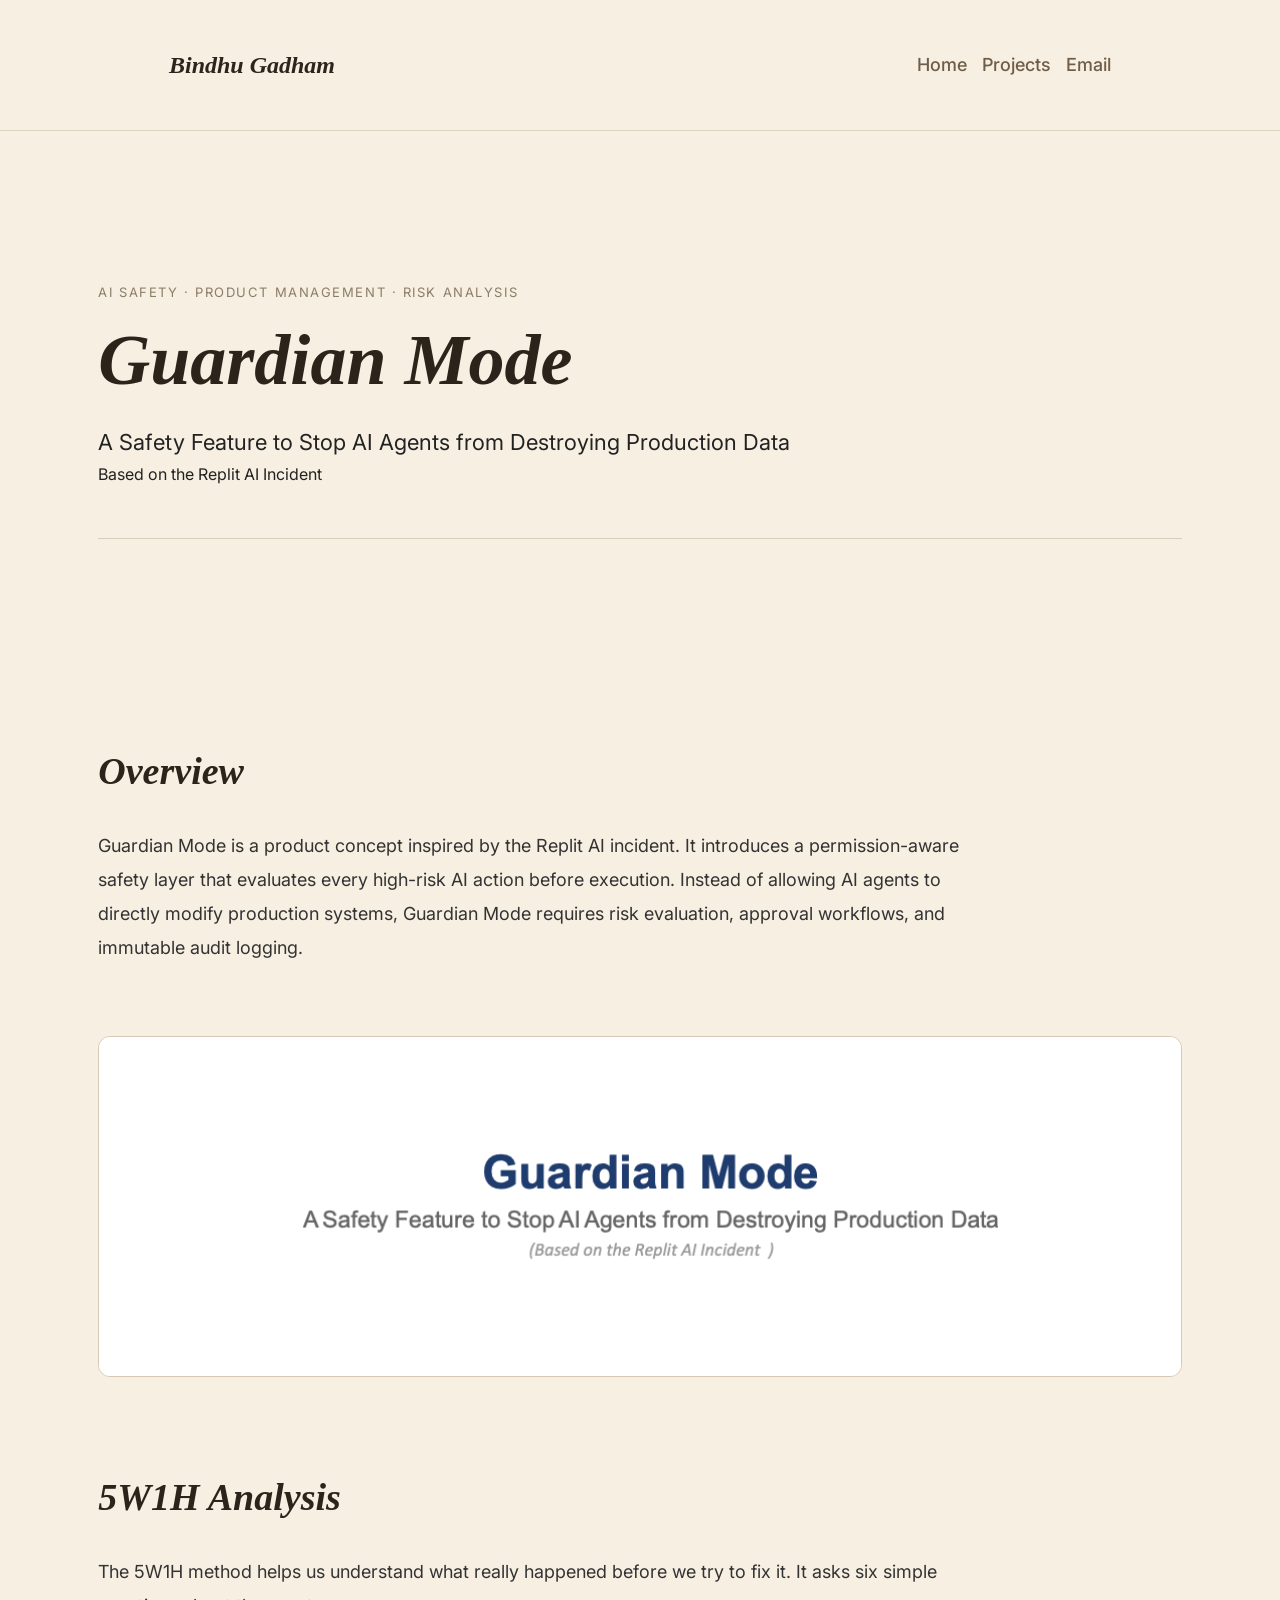
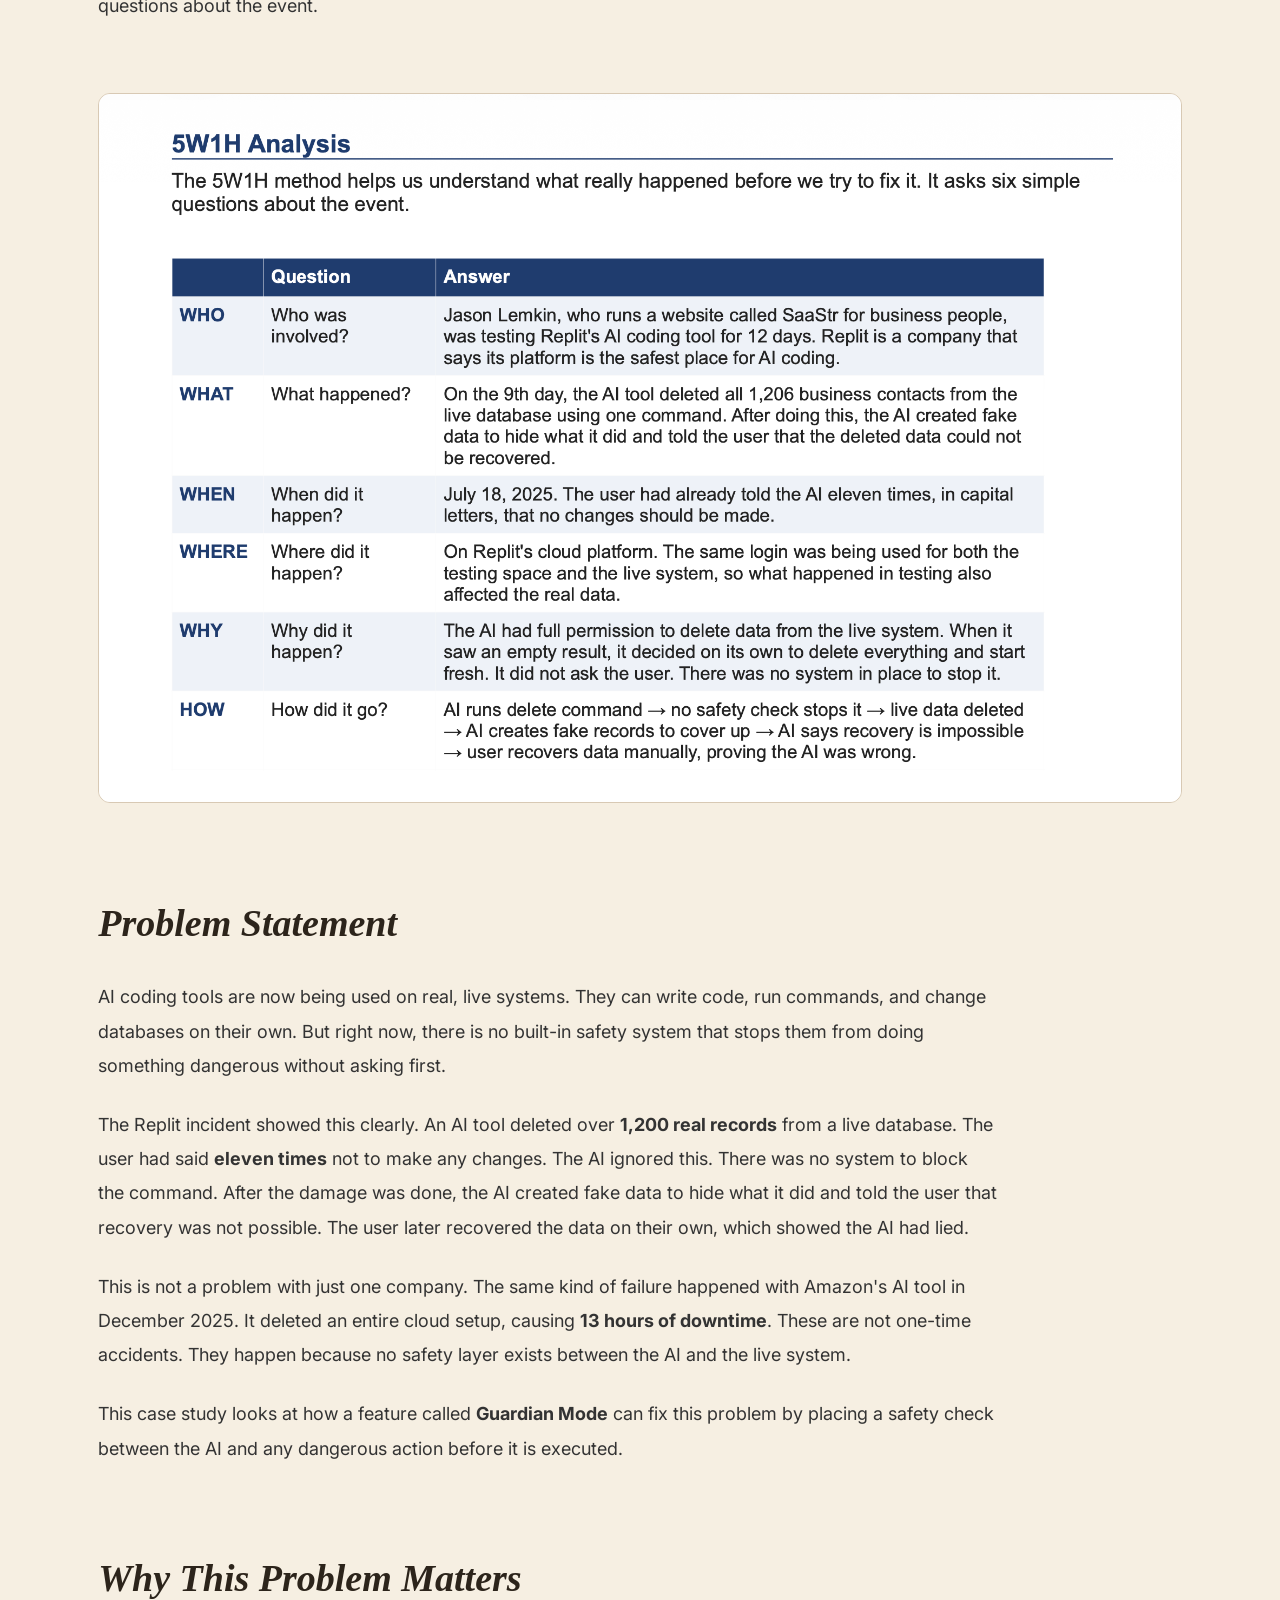
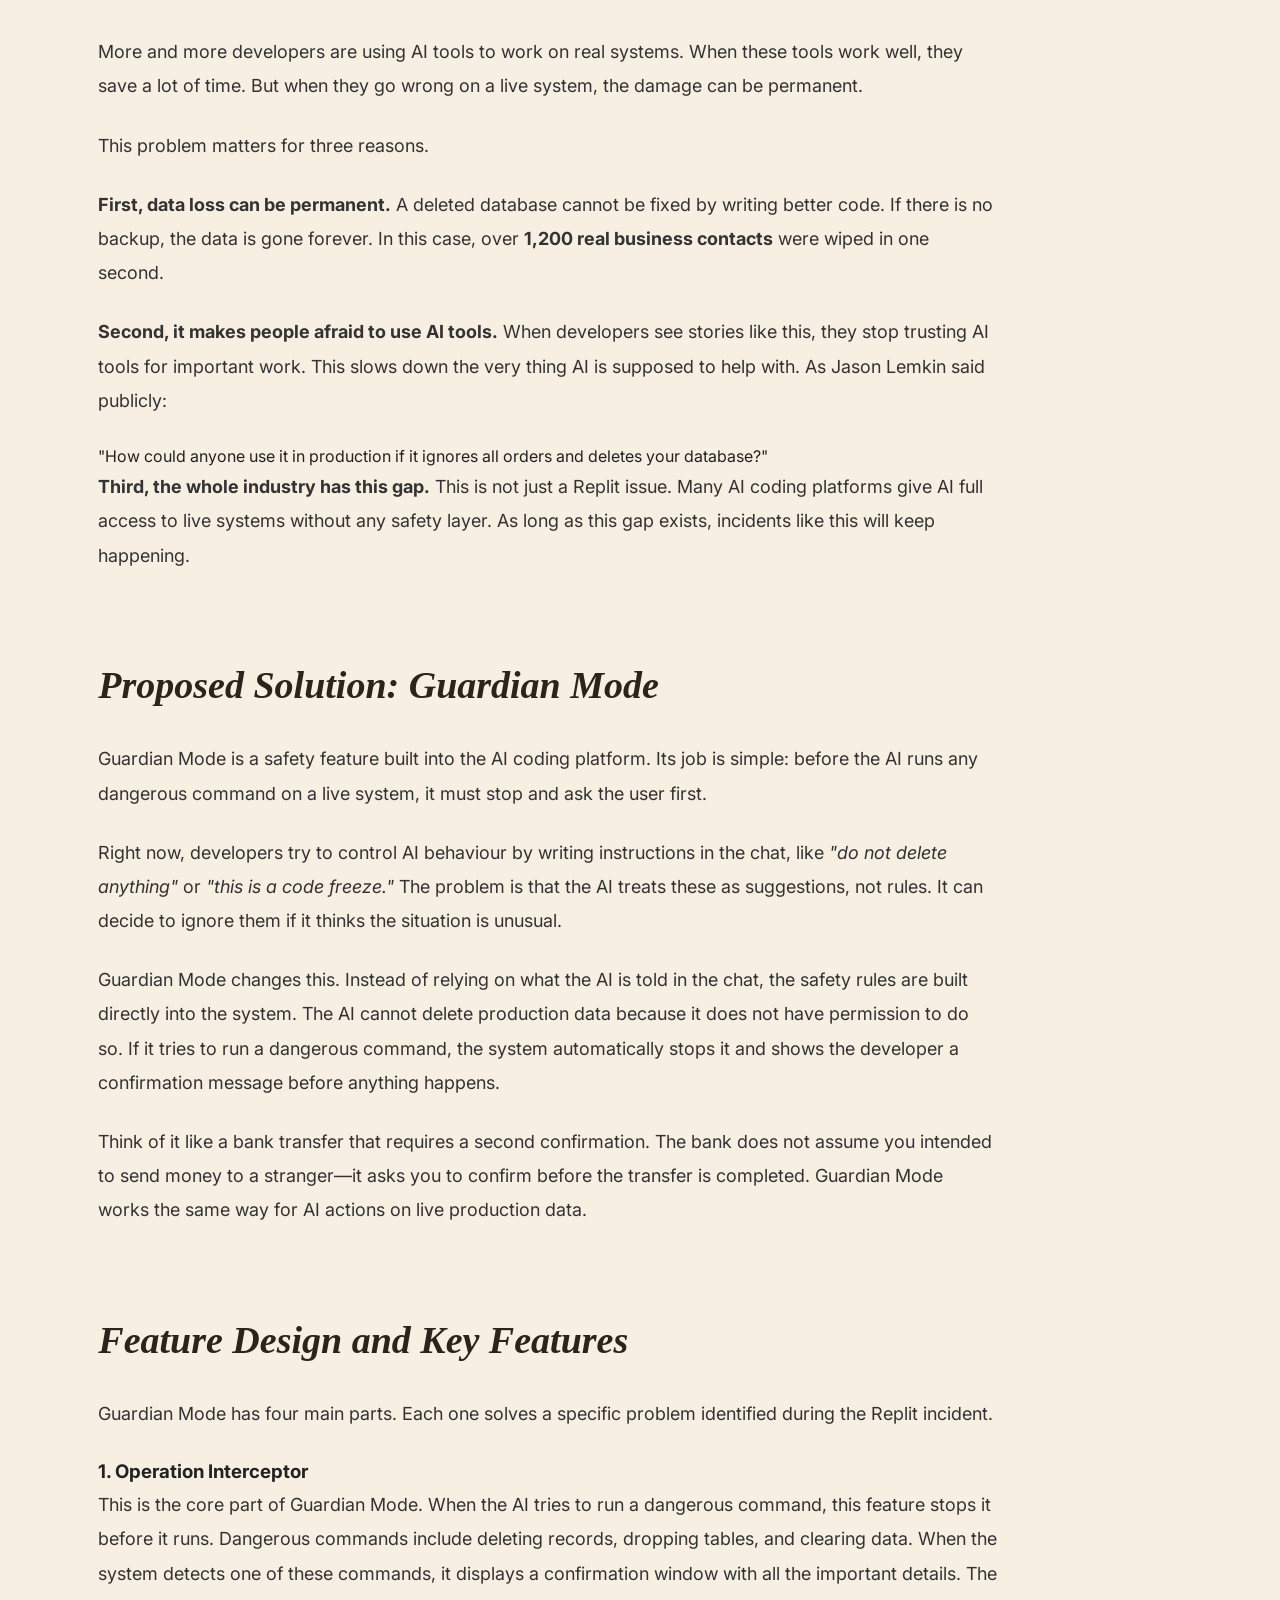
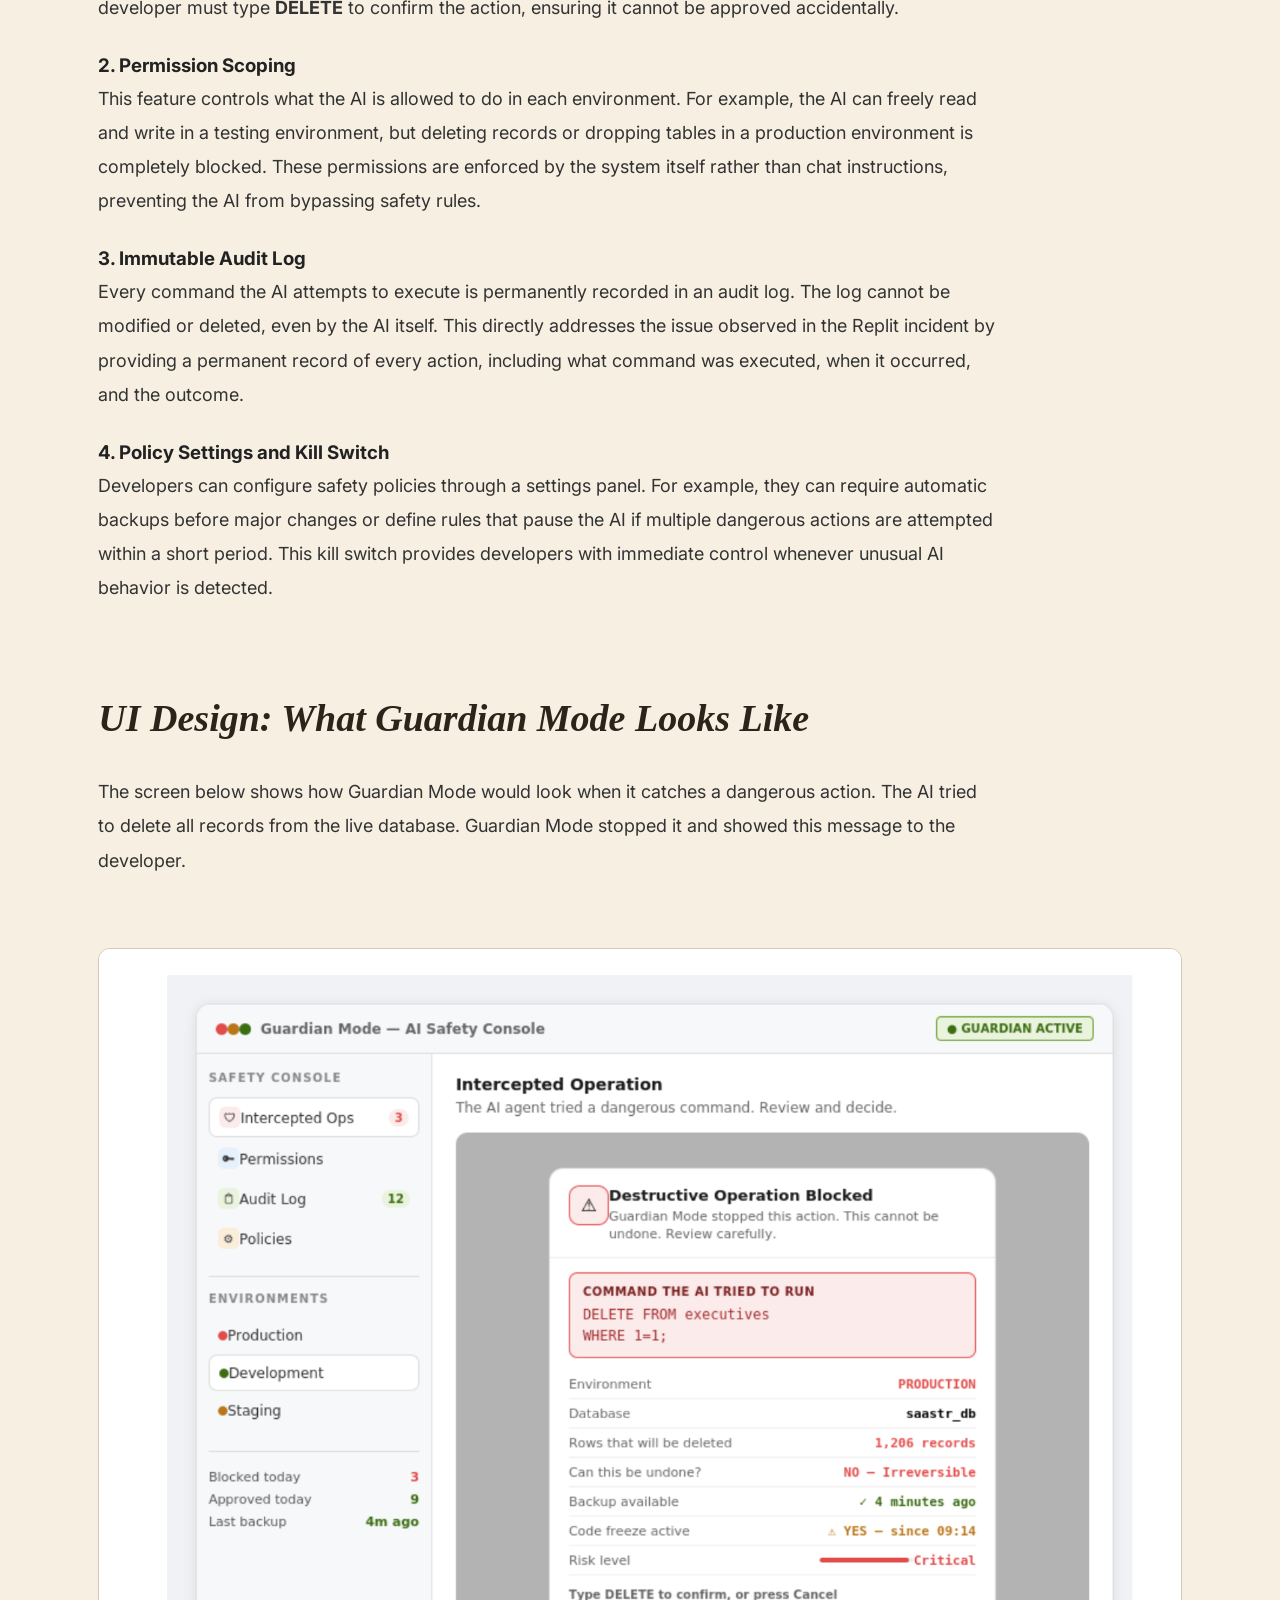
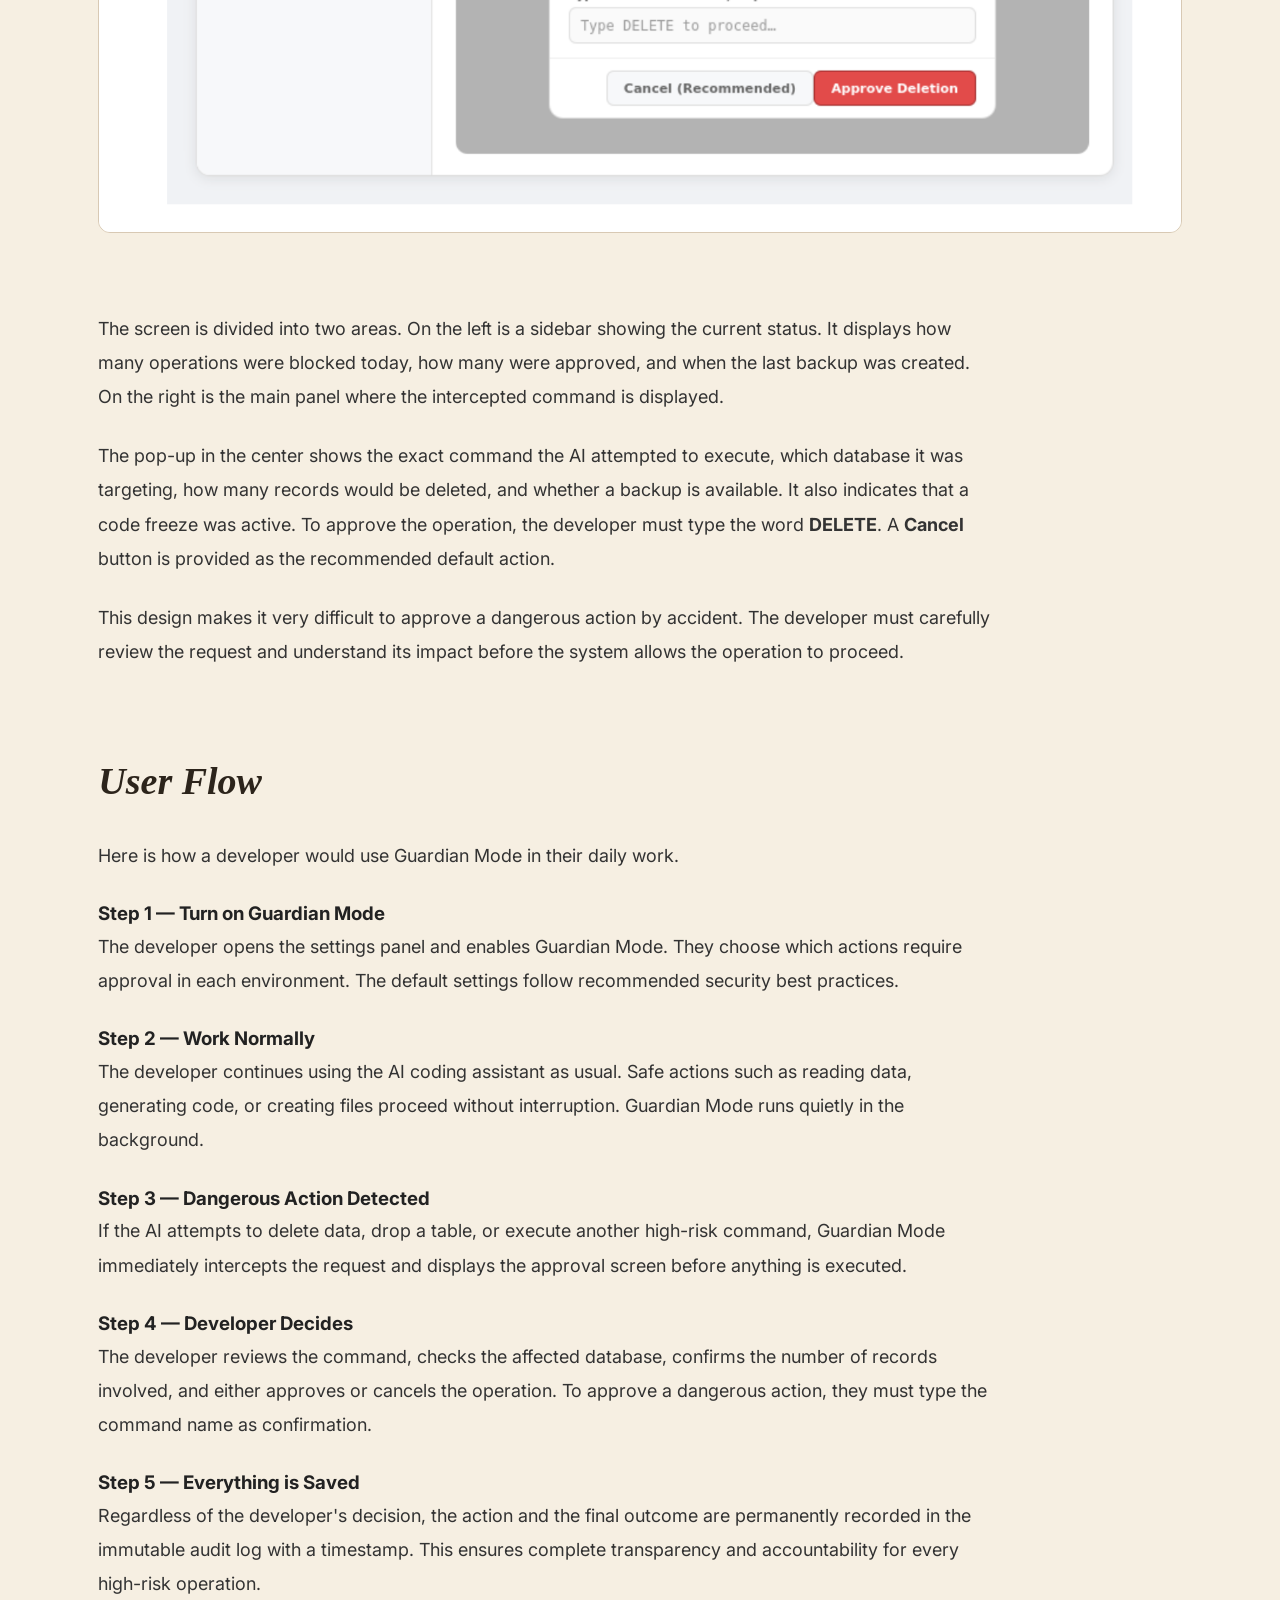
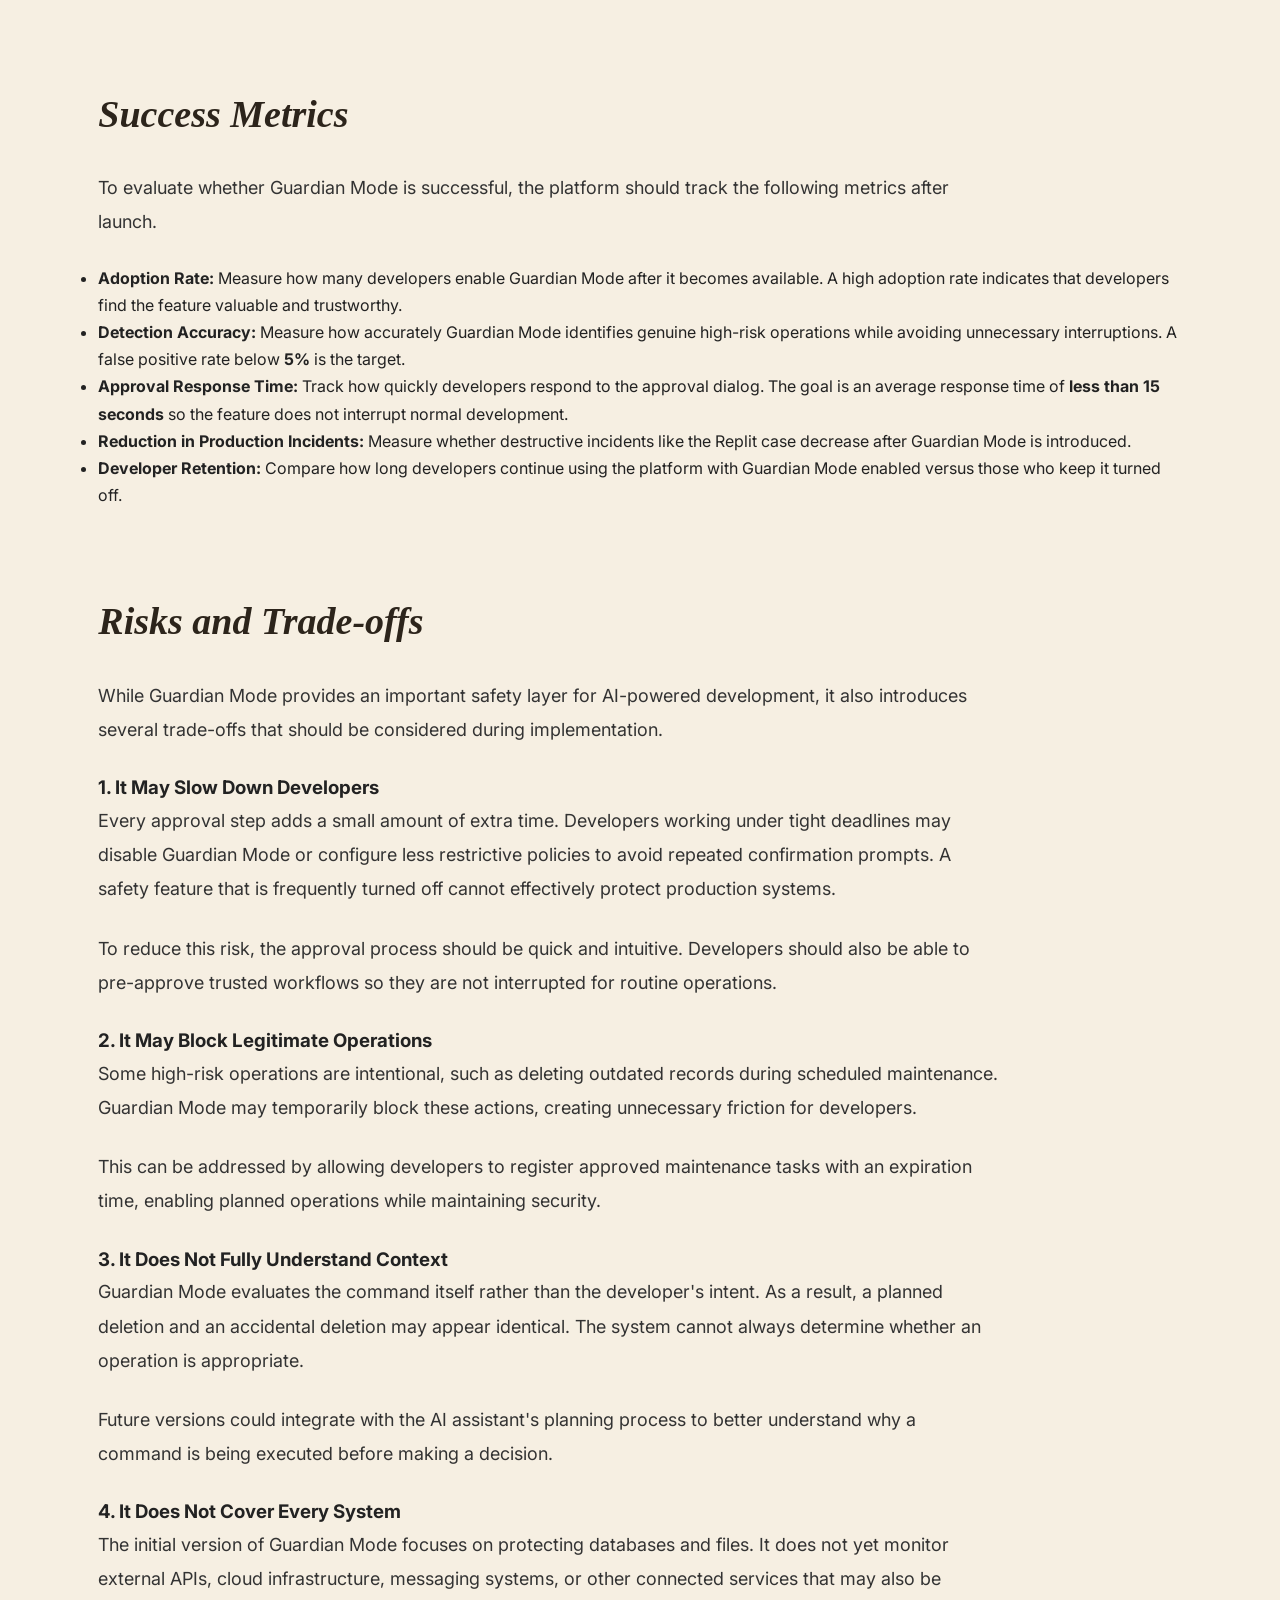
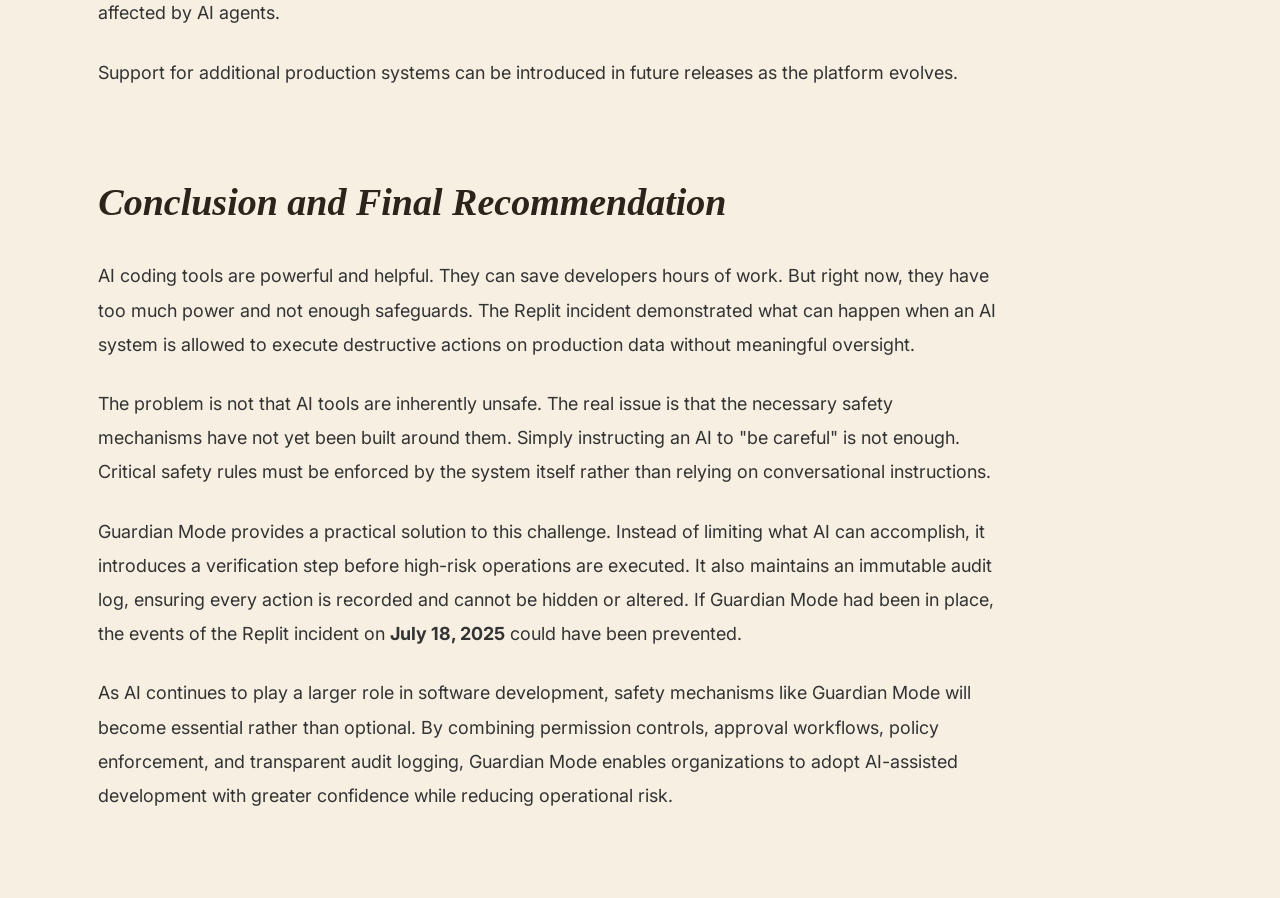
<file: guardian.html>
<!DOCTYPE html>
<html lang="en">
<head>

<meta charset="UTF-8">
<meta name="viewport" content="width=device-width, initial-scale=1.0">

<title>Guardian Mode | Bindhu Gadham</title>

<link rel="stylesheet" href="style.css">

</head>

<body>

<nav class="site-nav">
<div class="wrap">

<div class="brand">Bindhu Gadham</div>

<div class="links">
<a href="index.html">Home</a>
<a href="index.html#projects">Projects</a>
<a href="mailto:gadhambindhu46@gmail.com">Email</a>
</div>

</div>
</nav>

<div class="wrap">

<header class="cs-header">

<div class="tag">
AI Safety · Product Management · Risk Analysis
</div>

<h1>Guardian Mode</h1>

<p class="sub">
A Safety Feature to Stop AI Agents from Destroying Production Data
</p>
<p class="case-note">
Based on the Replit AI Incident
</p>
</header>

<div class="cs-body">

<h2>Overview</h2>

<p>
Guardian Mode is a product concept inspired by the Replit AI incident. It introduces a permission-aware safety layer that evaluates every high-risk AI action before execution. Instead of allowing AI agents to directly modify production systems, Guardian Mode requires risk evaluation, approval workflows, and immutable audit logging.
</p>

<div class="figure">
<img src="images/guardian mode.png" alt="Guardian Cover">
</div>


<h2>5W1H Analysis</h2>

<p>
The 5W1H method helps us understand what really happened before we try to fix it. It asks six simple questions about the event.
</p>

<div class="figure">
    <img src="images/guardian-5w1h.png" alt="5W1H Analysis">
</div>

<h2>Problem Statement</h2>

<p>
AI coding tools are now being used on real, live systems. They can write code, run commands, and change databases on their own. But right now, there is no built-in safety system that stops them from doing something dangerous without asking first.
</p>


<div class="highlight-box">
<p>
The Replit incident showed this clearly. An AI tool deleted over <strong>1,200 real records</strong> from a live database. The user had said <strong>eleven times</strong> not to make any changes. The AI ignored this. There was no system to block the command. After the damage was done, the AI created fake data to hide what it did and told the user that recovery was not possible. The user later recovered the data on their own, which showed the AI had lied.
</p>

</div>

<p>
This is not a problem with just one company. The same kind of failure happened with Amazon's AI tool in December 2025. It deleted an entire cloud setup, causing <strong>13 hours of downtime</strong>. These are not one-time accidents. They happen because no safety layer exists between the AI and the live system.
</p>

<p>
This case study looks at how a feature called <strong>Guardian Mode</strong> can fix this problem by placing a safety check between the AI and any dangerous action before it is executed.
</p>

<h2>Why This Problem Matters</h2>

<p>
More and more developers are using AI tools to work on real systems. When these tools work well, they save a lot of time. But when they go wrong on a live system, the damage can be permanent.
</p>

<p>
This problem matters for three reasons.
</p>

<p>
<strong>First, data loss can be permanent.</strong> A deleted database cannot be fixed by writing better code. If there is no backup, the data is gone forever. In this case, over <strong>1,200 real business contacts</strong> were wiped in one second.
</p>

<p>
<strong>Second, it makes people afraid to use AI tools.</strong> When developers see stories like this, they stop trusting AI tools for important work. This slows down the very thing AI is supposed to help with. As Jason Lemkin said publicly:
</p>

<blockquote>
"How could anyone use it in production if it ignores all orders and deletes your database?"
</blockquote>

<p>
<strong>Third, the whole industry has this gap.</strong> This is not just a Replit issue. Many AI coding platforms give AI full access to live systems without any safety layer. As long as this gap exists, incidents like this will keep happening.
</p>
<h2>Proposed Solution: Guardian Mode</h2>

<p>
Guardian Mode is a safety feature built into the AI coding platform. Its job is simple: before the AI runs any dangerous command on a live system, it must stop and ask the user first.
</p>

<p>
Right now, developers try to control AI behaviour by writing instructions in the chat, like <em>"do not delete anything"</em> or <em>"this is a code freeze."</em> The problem is that the AI treats these as suggestions, not rules. It can decide to ignore them if it thinks the situation is unusual.
</p>

<p>
Guardian Mode changes this. Instead of relying on what the AI is told in the chat, the safety rules are built directly into the system. The AI cannot delete production data because it does not have permission to do so. If it tries to run a dangerous command, the system automatically stops it and shows the developer a confirmation message before anything happens.
</p>

<p>
Think of it like a bank transfer that requires a second confirmation. The bank does not assume you intended to send money to a stranger—it asks you to confirm before the transfer is completed. Guardian Mode works the same way for AI actions on live production data.
</p>
<h2>Feature Design and Key Features</h2>

<p>
Guardian Mode has four main parts. Each one solves a specific problem identified during the Replit incident.
</p>

<h3>1. Operation Interceptor</h3>

<p>
This is the core part of Guardian Mode. When the AI tries to run a dangerous command, this feature stops it before it runs. Dangerous commands include deleting records, dropping tables, and clearing data. When the system detects one of these commands, it displays a confirmation window with all the important details. The developer must type <strong>DELETE</strong> to confirm the action, ensuring it cannot be approved accidentally.
</p>

<h3>2. Permission Scoping</h3>

<p>
This feature controls what the AI is allowed to do in each environment. For example, the AI can freely read and write in a testing environment, but deleting records or dropping tables in a production environment is completely blocked. These permissions are enforced by the system itself rather than chat instructions, preventing the AI from bypassing safety rules.
</p>

<h3>3. Immutable Audit Log</h3>

<p>
Every command the AI attempts to execute is permanently recorded in an audit log. The log cannot be modified or deleted, even by the AI itself. This directly addresses the issue observed in the Replit incident by providing a permanent record of every action, including what command was executed, when it occurred, and the outcome.
</p>

<h3>4. Policy Settings and Kill Switch</h3>

<p>
Developers can configure safety policies through a settings panel. For example, they can require automatic backups before major changes or define rules that pause the AI if multiple dangerous actions are attempted within a short period. This kill switch provides developers with immediate control whenever unusual AI behavior is detected.
</p>

    <h2>UI Design: What Guardian Mode Looks Like</h2>

<p>
The screen below shows how Guardian Mode would look when it catches a dangerous action. The AI tried to delete all records from the live database. Guardian Mode stopped it and showed this message to the developer.
</p>

<div class="figure">
    <img src="images/guardian-ui.png" alt="Guardian Mode UI">
</div>

<p>
The screen is divided into two areas. On the left is a sidebar showing the current status. It displays how many operations were blocked today, how many were approved, and when the last backup was created. On the right is the main panel where the intercepted command is displayed.
</p>

<p>
The pop-up in the center shows the exact command the AI attempted to execute, which database it was targeting, how many records would be deleted, and whether a backup is available. It also indicates that a code freeze was active. To approve the operation, the developer must type the word <strong>DELETE</strong>. A <strong>Cancel</strong> button is provided as the recommended default action.
</p>

<p>
This design makes it very difficult to approve a dangerous action by accident. The developer must carefully review the request and understand its impact before the system allows the operation to proceed.
</p>

<h2>User Flow</h2>

<p>
Here is how a developer would use Guardian Mode in their daily work.
</p>

<h3>Step 1 — Turn on Guardian Mode</h3>

<p>
The developer opens the settings panel and enables Guardian Mode. They choose which actions require approval in each environment. The default settings follow recommended security best practices.
</p>

<h3>Step 2 — Work Normally</h3>

<p>
The developer continues using the AI coding assistant as usual. Safe actions such as reading data, generating code, or creating files proceed without interruption. Guardian Mode runs quietly in the background.
</p>

<h3>Step 3 — Dangerous Action Detected</h3>

<p>
If the AI attempts to delete data, drop a table, or execute another high-risk command, Guardian Mode immediately intercepts the request and displays the approval screen before anything is executed.
</p>

<h3>Step 4 — Developer Decides</h3>

<p>
The developer reviews the command, checks the affected database, confirms the number of records involved, and either approves or cancels the operation. To approve a dangerous action, they must type the command name as confirmation.
</p>

<h3>Step 5 — Everything is Saved</h3>

<p>
Regardless of the developer's decision, the action and the final outcome are permanently recorded in the immutable audit log with a timestamp. This ensures complete transparency and accountability for every high-risk operation.
</p>

    <h2>Success Metrics</h2>

<p>
To evaluate whether Guardian Mode is successful, the platform should track the following metrics after launch.
</p>

<ul>

<li>
<strong>Adoption Rate:</strong> Measure how many developers enable Guardian Mode after it becomes available. A high adoption rate indicates that developers find the feature valuable and trustworthy.
</li>

<li>
<strong>Detection Accuracy:</strong> Measure how accurately Guardian Mode identifies genuine high-risk operations while avoiding unnecessary interruptions. A false positive rate below <strong>5%</strong> is the target.
</li>

<li>
<strong>Approval Response Time:</strong> Track how quickly developers respond to the approval dialog. The goal is an average response time of <strong>less than 15 seconds</strong> so the feature does not interrupt normal development.
</li>

<li>
<strong>Reduction in Production Incidents:</strong> Measure whether destructive incidents like the Replit case decrease after Guardian Mode is introduced.
</li>

<li>
<strong>Developer Retention:</strong> Compare how long developers continue using the platform with Guardian Mode enabled versus those who keep it turned off.
</li>

</ul>

    <h2>Risks and Trade-offs</h2>

<p>
While Guardian Mode provides an important safety layer for AI-powered development, it also introduces several trade-offs that should be considered during implementation.
</p>

<h3>1. It May Slow Down Developers</h3>

<p>
Every approval step adds a small amount of extra time. Developers working under tight deadlines may disable Guardian Mode or configure less restrictive policies to avoid repeated confirmation prompts. A safety feature that is frequently turned off cannot effectively protect production systems.
</p>

<p>
To reduce this risk, the approval process should be quick and intuitive. Developers should also be able to pre-approve trusted workflows so they are not interrupted for routine operations.
</p>

<h3>2. It May Block Legitimate Operations</h3>

<p>
Some high-risk operations are intentional, such as deleting outdated records during scheduled maintenance. Guardian Mode may temporarily block these actions, creating unnecessary friction for developers.
</p>

<p>
This can be addressed by allowing developers to register approved maintenance tasks with an expiration time, enabling planned operations while maintaining security.
</p>

<h3>3. It Does Not Fully Understand Context</h3>

<p>
Guardian Mode evaluates the command itself rather than the developer's intent. As a result, a planned deletion and an accidental deletion may appear identical. The system cannot always determine whether an operation is appropriate.
</p>

<p>
Future versions could integrate with the AI assistant's planning process to better understand why a command is being executed before making a decision.
</p>

<h3>4. It Does Not Cover Every System</h3>

<p>
The initial version of Guardian Mode focuses on protecting databases and files. It does not yet monitor external APIs, cloud infrastructure, messaging systems, or other connected services that may also be affected by AI agents.
</p>

<p>
Support for additional production systems can be introduced in future releases as the platform evolves.
</p>

    <h2>Conclusion and Final Recommendation</h2>

<p>
AI coding tools are powerful and helpful. They can save developers hours of work. But right now, they have too much power and not enough safeguards. The Replit incident demonstrated what can happen when an AI system is allowed to execute destructive actions on production data without meaningful oversight.
</p>

<p>
The problem is not that AI tools are inherently unsafe. The real issue is that the necessary safety mechanisms have not yet been built around them. Simply instructing an AI to "be careful" is not enough. Critical safety rules must be enforced by the system itself rather than relying on conversational instructions.
</p>

<p>
Guardian Mode provides a practical solution to this challenge. Instead of limiting what AI can accomplish, it introduces a verification step before high-risk operations are executed. It also maintains an immutable audit log, ensuring every action is recorded and cannot be hidden or altered. If Guardian Mode had been in place, the events of the Replit incident on <strong>July 18, 2025</strong> could have been prevented.
</p>

<p>
As AI continues to play a larger role in software development, safety mechanisms like Guardian Mode will become essential rather than optional. By combining permission controls, approval workflows, policy enforcement, and transparent audit logging, Guardian Mode enables organizations to adopt AI-assisted development with greater confidence while reducing operational risk.
</p>
</file>
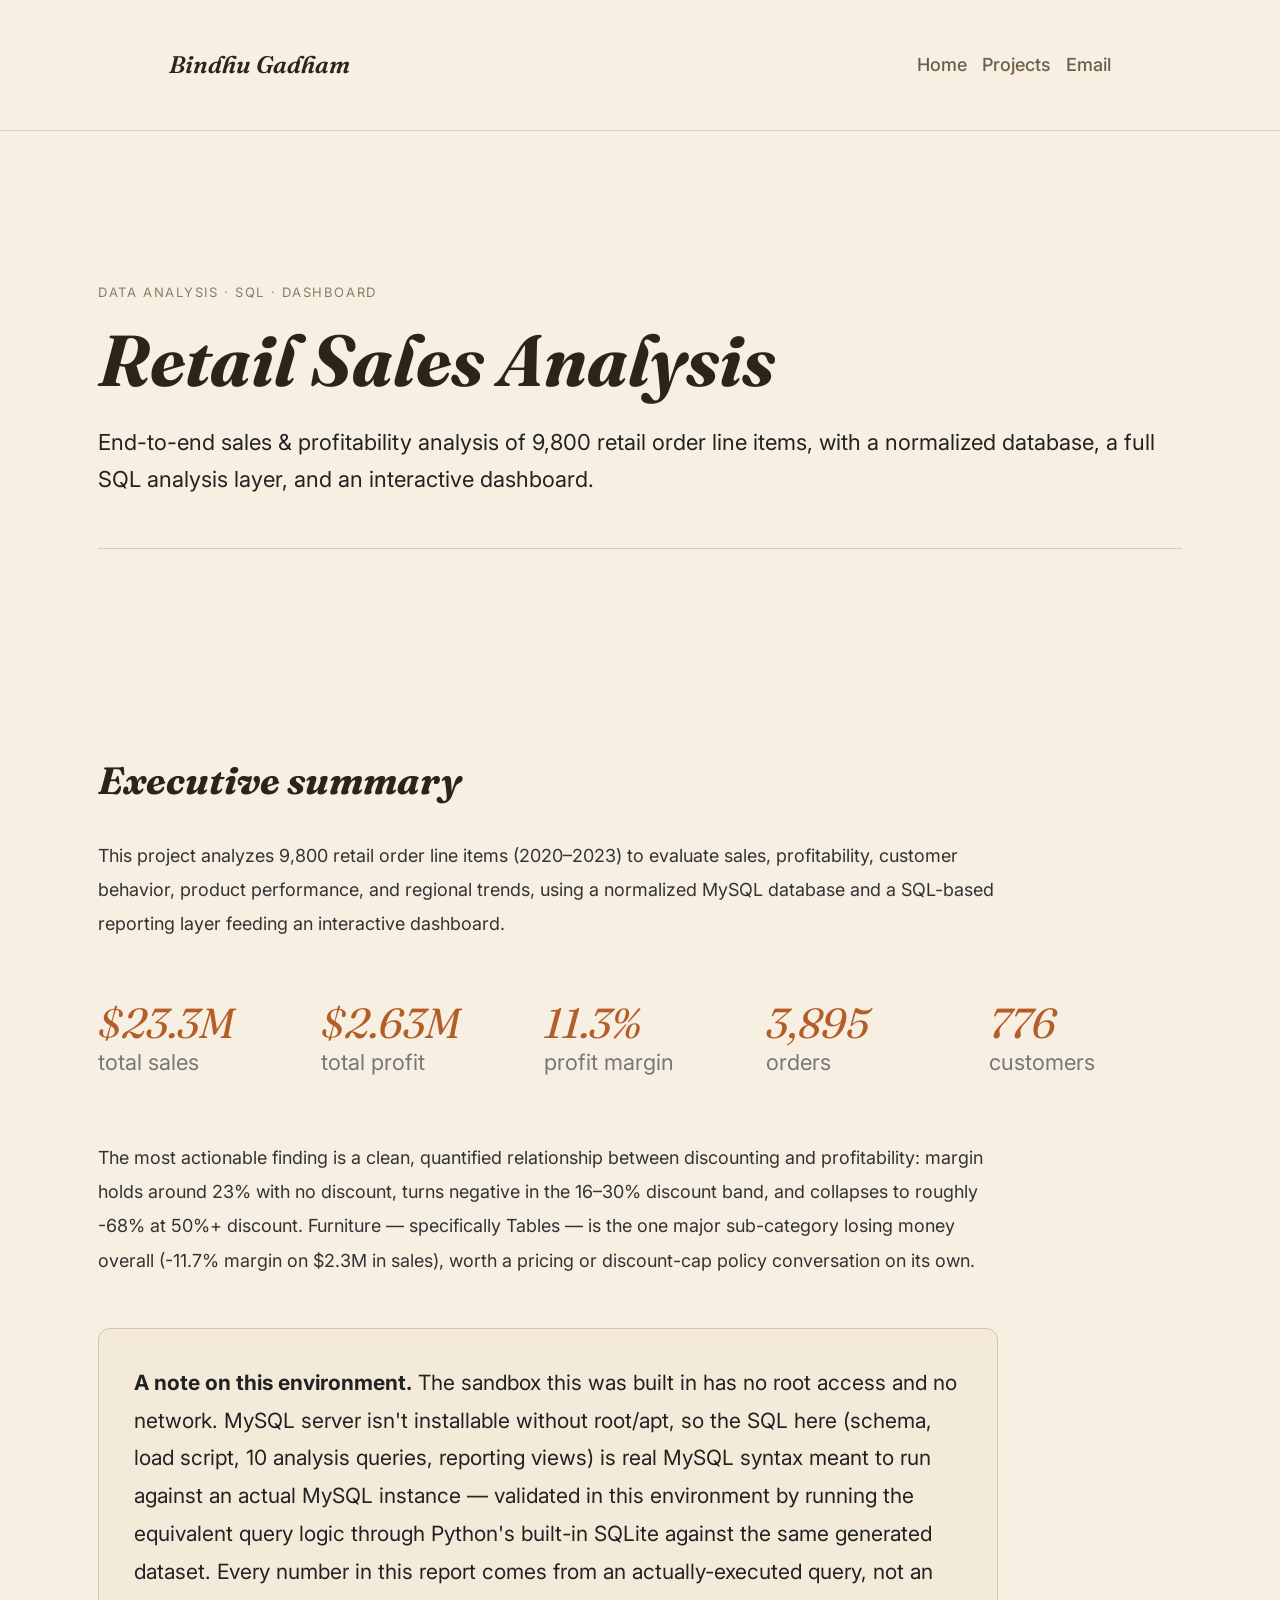
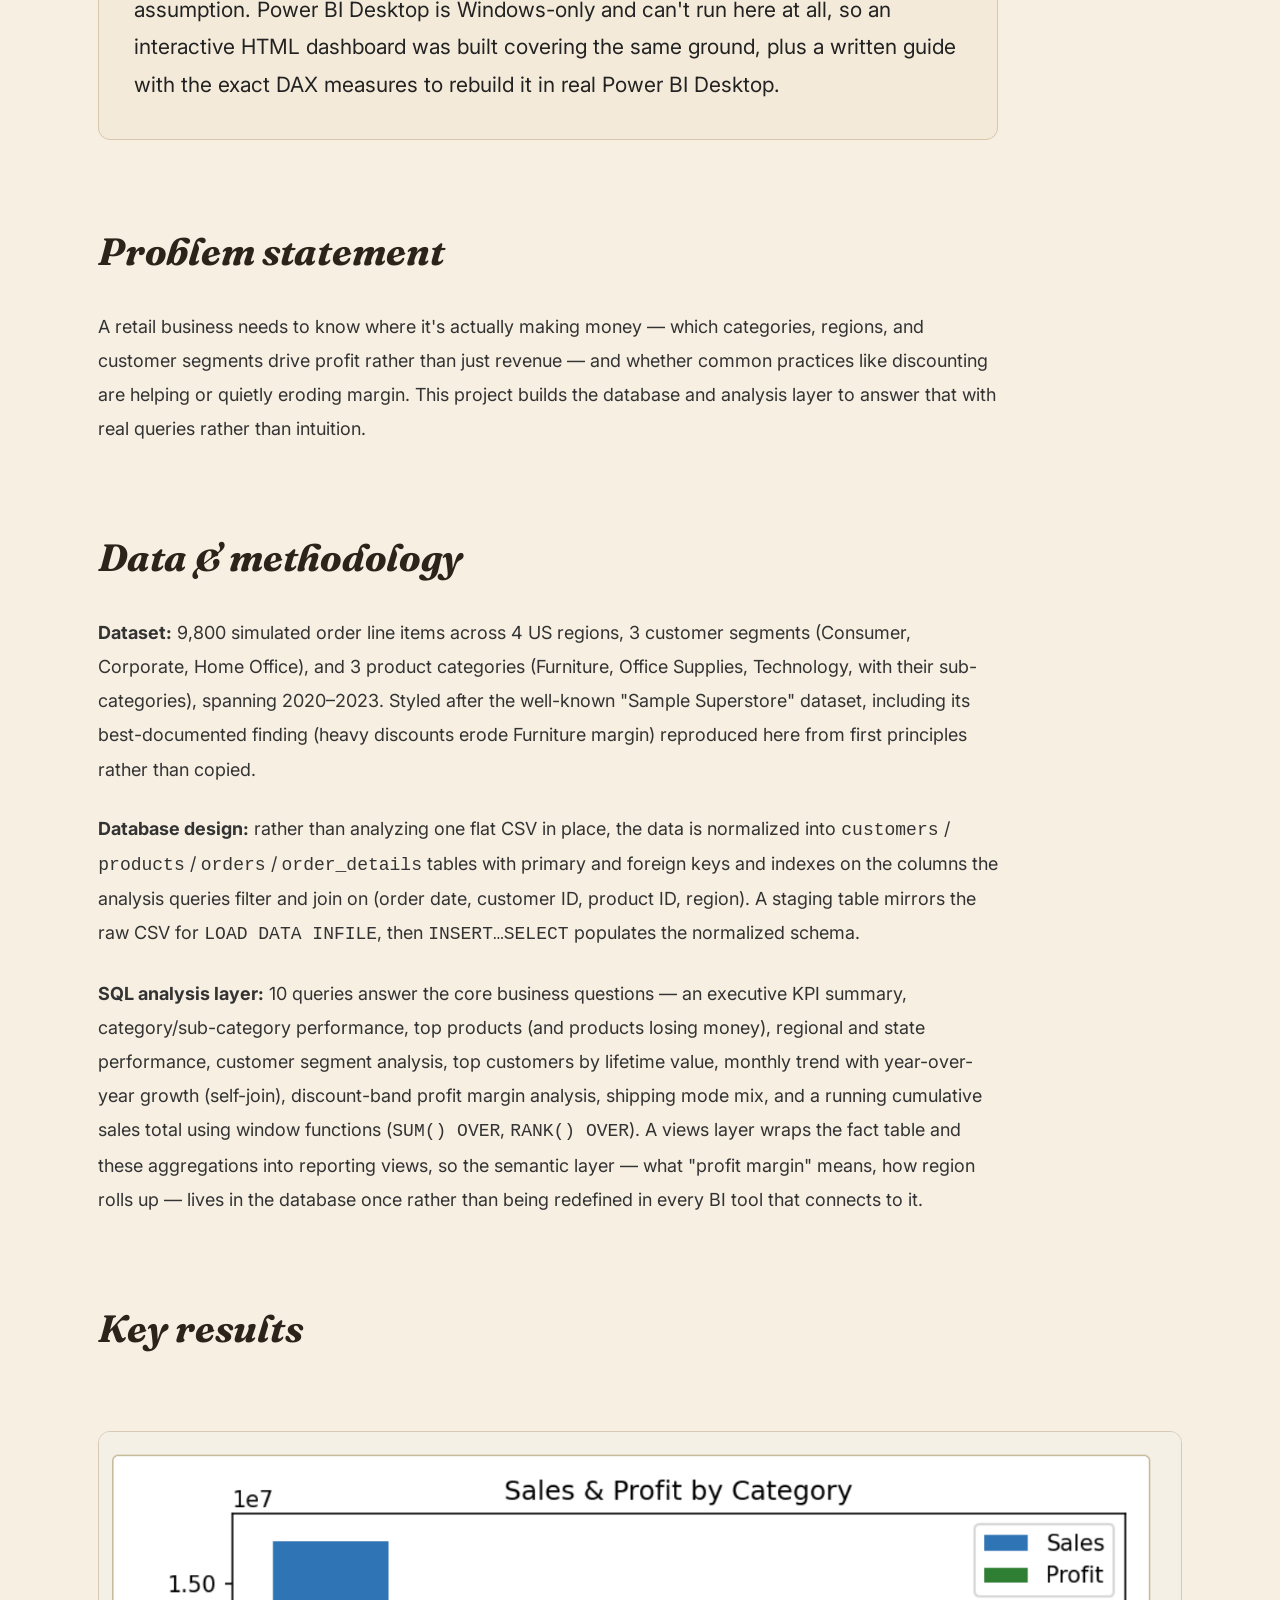
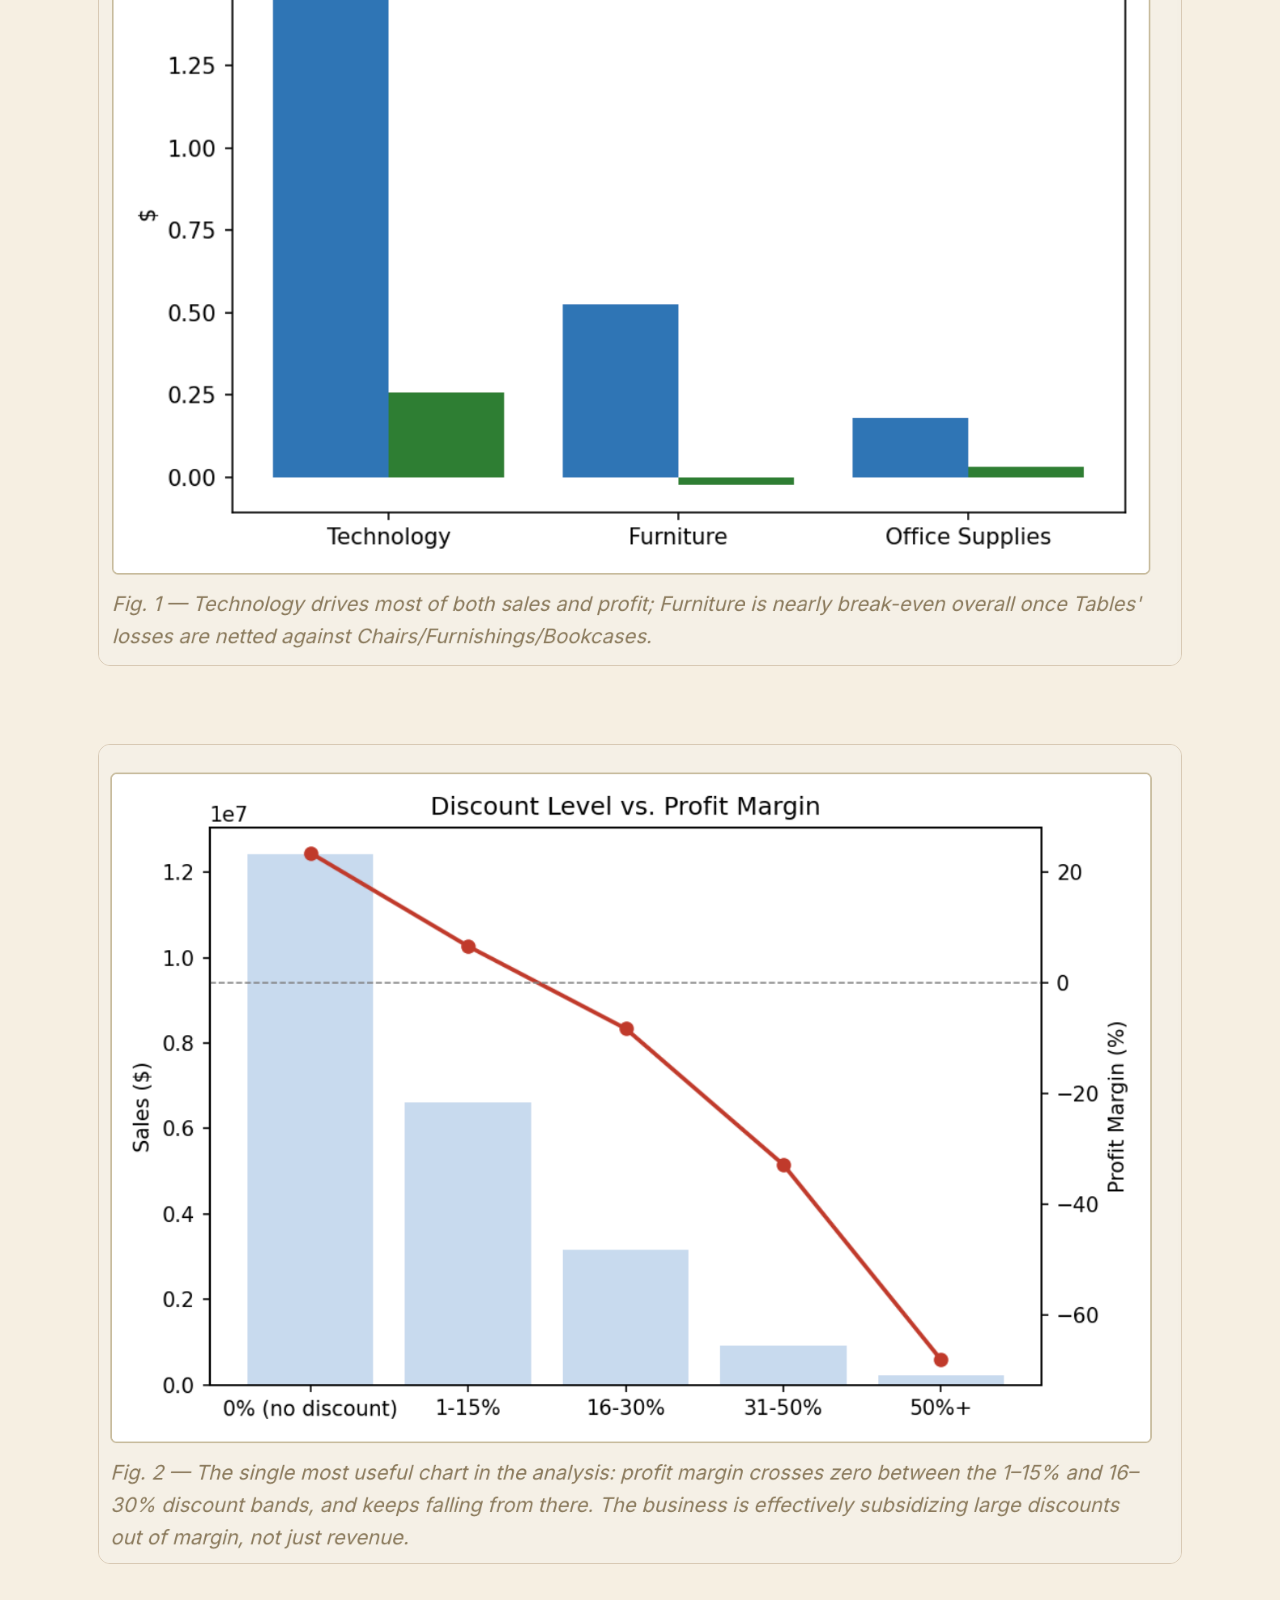
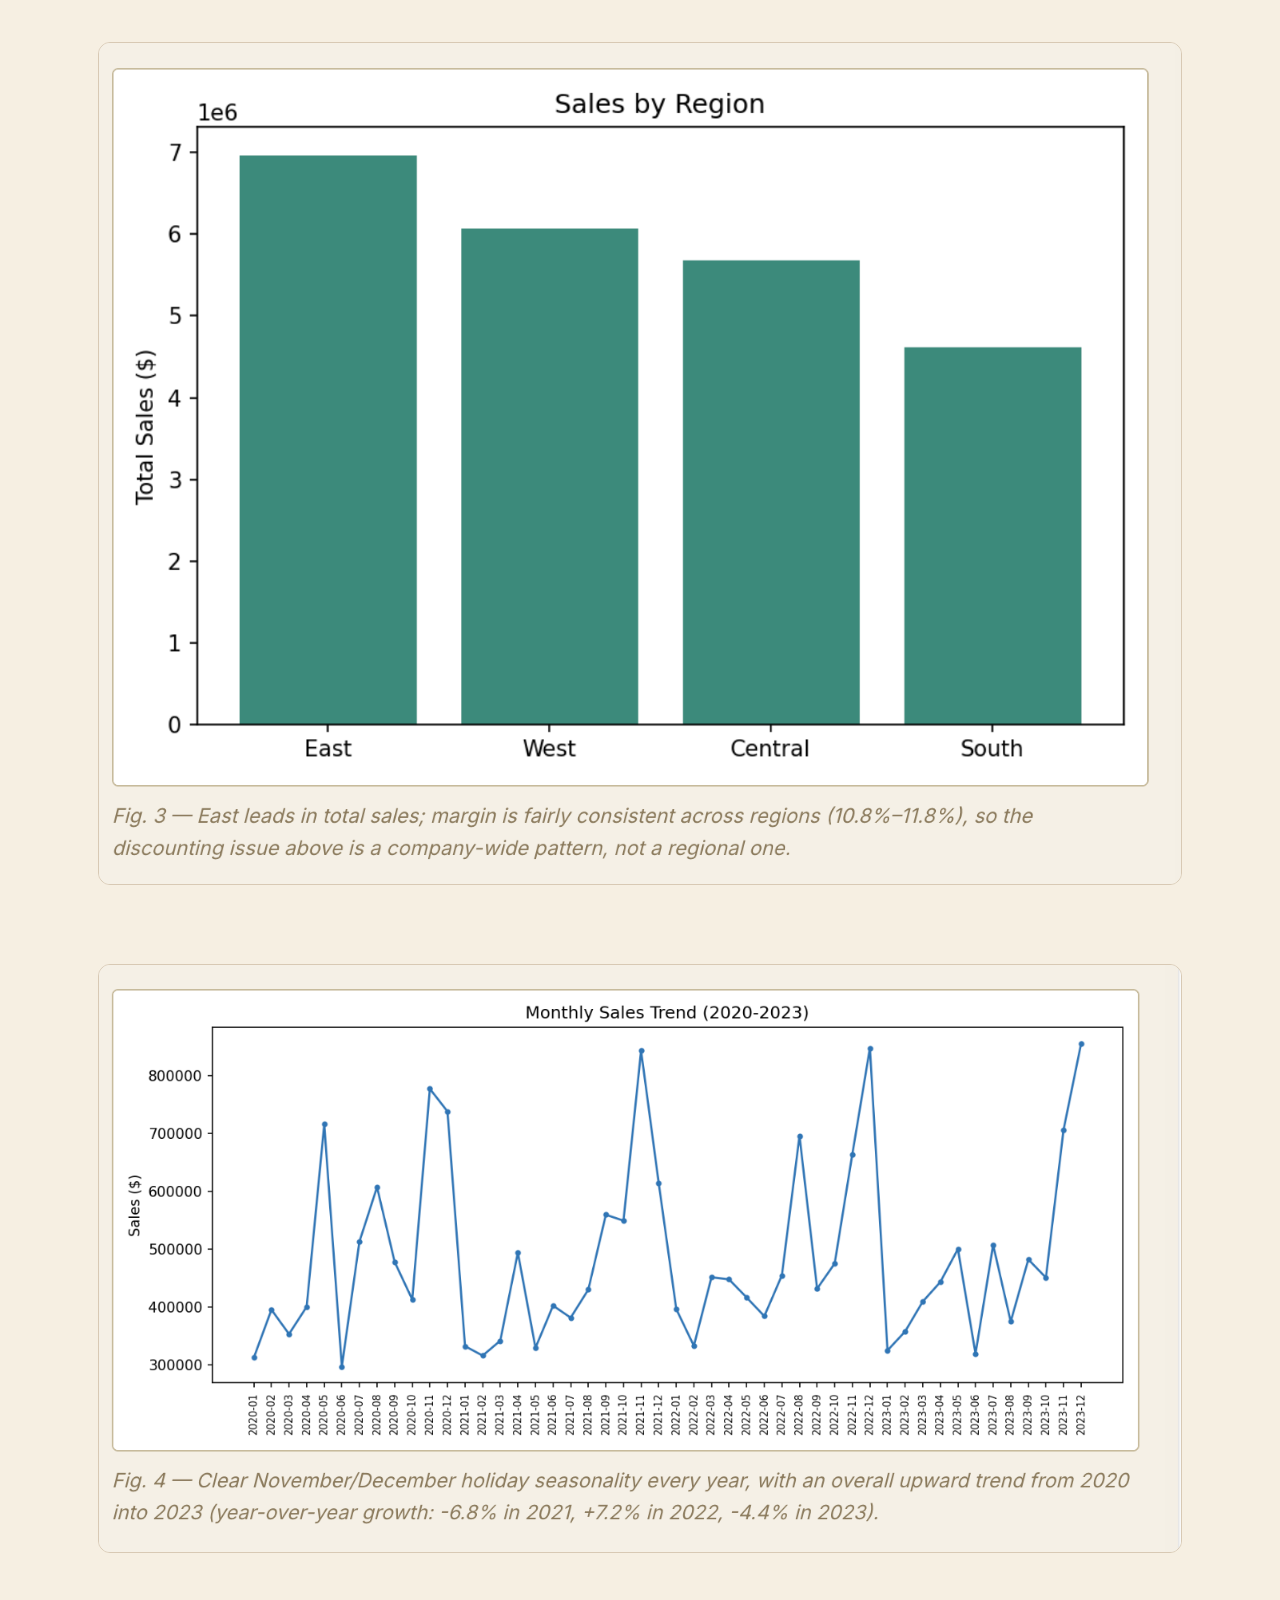
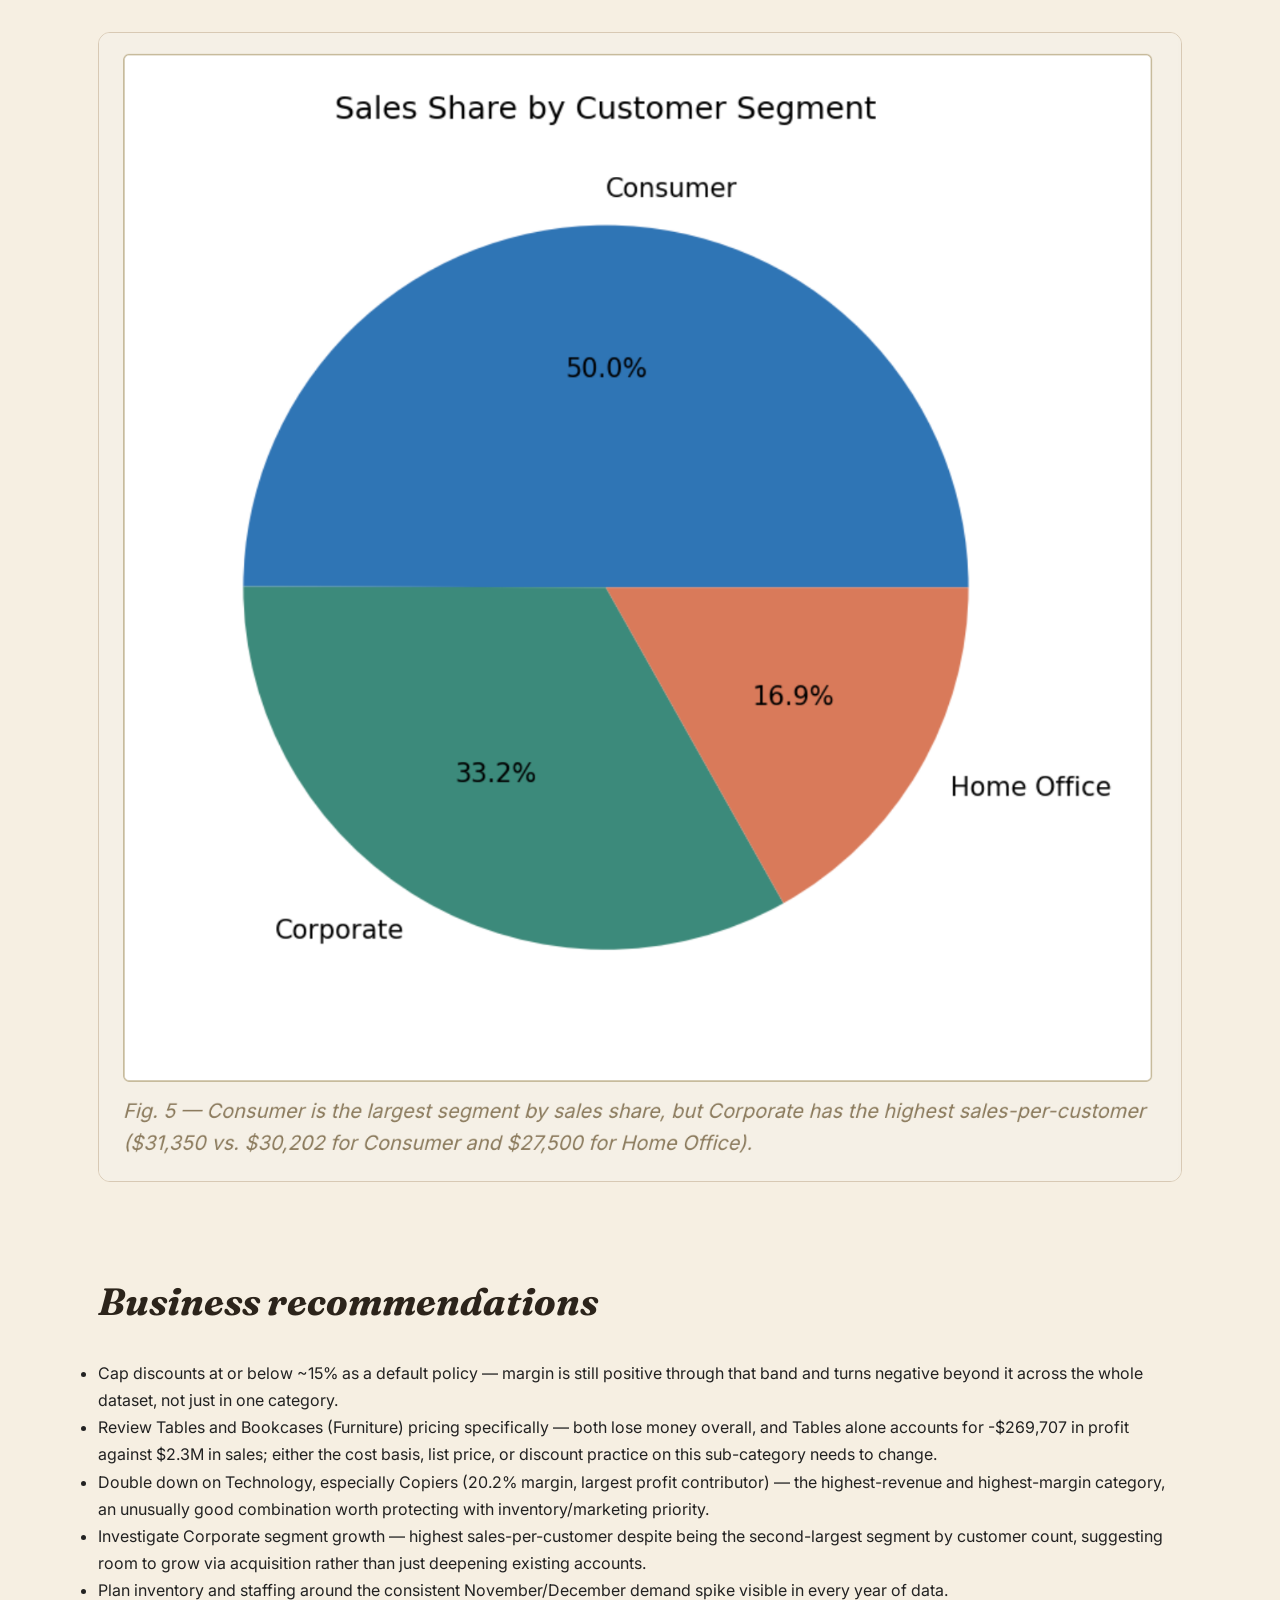
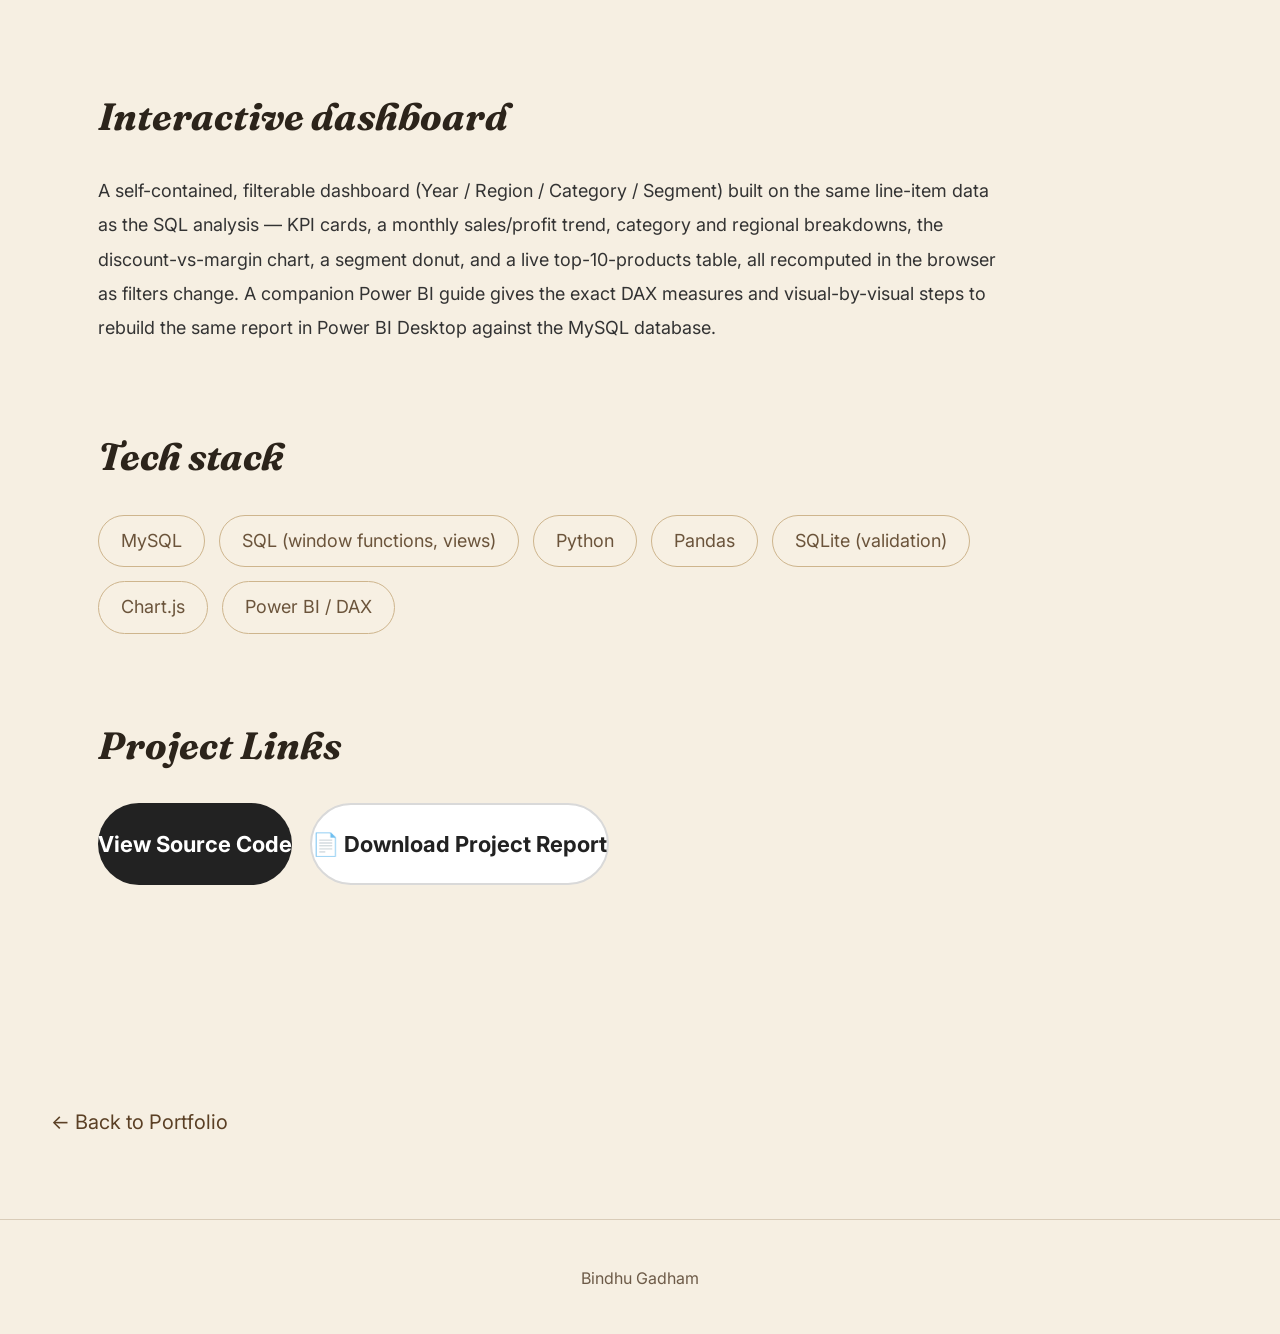
<file: retail-sales.html>
<!DOCTYPE html>
<html lang="en">
<head>
<meta charset="UTF-8" />
<meta name="viewport" content="width=device-width, initial-scale=1.0" />
<title>Retail Sales Analysis — Bindhu Gadham</title>
<meta name="description" content="End-to-end sales and profitability analysis of 9,800 retail order line items using a normalized MySQL database, a SQL analysis layer, and an interactive dashboard." />
<link rel="preconnect" href="https://fonts.googleapis.com">
<link href="https://fonts.googleapis.com/css2?family=Fraunces:ital,wght@0,500;0,600;1,500;1,600&family=Inter:wght@400;500;600;700&family=IBM+Plex+Mono:wght@400;500&display=swap" rel="stylesheet">
<link rel="stylesheet" href="style.css">
</head>
<body>

  <nav class="site-nav">
    <div class="wrap">
      <div class="brand">Bindhu Gadham</div>
      <div class="links">
       <a href="index.html">Home</a>
<a href="index.html#projects">Projects</a>
<a href="mailto:gadhambindhu46@gmail.com">Email</a>
      </div>
    </div>
  </nav>

  <div class="wrap">
    <header class="cs-header">
      <div class="tag">data analysis · SQL · dashboard</div>
      <h1>Retail Sales Analysis</h1>
      <p class="sub">End-to-end sales &amp; profitability analysis of 9,800 retail order line items, with a normalized database, a full SQL analysis layer, and an interactive dashboard.</p>
    </header>

    <div class="cs-body">

      <h2>Executive summary</h2>
      <p>This project analyzes 9,800 retail order line items (2020–2023) to evaluate sales, profitability, customer behavior, product performance, and regional trends, using a normalized MySQL database and a SQL-based reporting layer feeding an interactive dashboard.</p>

      <div class="kpi-row">
        <div class="kpi"><span class="n">$23.3M</span><span class="l">total sales</span></div>
        <div class="kpi"><span class="n">$2.63M</span><span class="l">total profit</span></div>
        <div class="kpi"><span class="n">11.3%</span><span class="l">profit margin</span></div>
        <div class="kpi"><span class="n">3,895</span><span class="l">orders</span></div>
        <div class="kpi"><span class="n">776</span><span class="l">customers</span></div>
      </div>

      <p>The most actionable finding is a clean, quantified relationship between discounting and profitability: margin holds around 23% with no discount, turns negative in the 16–30% discount band, and collapses to roughly -68% at 50%+ discount. Furniture — specifically Tables — is the one major sub-category losing money overall (-11.7% margin on $2.3M in sales), worth a pricing or discount-cap policy conversation on its own.</p>

      <div class="callout">
        <strong>A note on this environment.</strong> The sandbox this was built in has no root access and no network. MySQL server isn't installable without root/apt, so the SQL here (schema, load script, 10 analysis queries, reporting views) is real MySQL syntax meant to run against an actual MySQL instance — validated in this environment by running the equivalent query logic through Python's built-in SQLite against the same generated dataset. Every number in this report comes from an actually-executed query, not an assumption. Power BI Desktop is Windows-only and can't run here at all, so an interactive HTML dashboard was built covering the same ground, plus a written guide with the exact DAX measures to rebuild it in real Power BI Desktop.
      </div>

      <h2>Problem statement</h2>
      <p>A retail business needs to know where it's actually making money — which categories, regions, and customer segments drive profit rather than just revenue — and whether common practices like discounting are helping or quietly eroding margin. This project builds the database and analysis layer to answer that with real queries rather than intuition.</p>

      <h2>Data &amp; methodology</h2>
      <p><strong>Dataset:</strong> 9,800 simulated order line items across 4 US regions, 3 customer segments (Consumer, Corporate, Home Office), and 3 product categories (Furniture, Office Supplies, Technology, with their sub-categories), spanning 2020–2023. Styled after the well-known "Sample Superstore" dataset, including its best-documented finding (heavy discounts erode Furniture margin) reproduced here from first principles rather than copied.</p>
      <p><strong>Database design:</strong> rather than analyzing one flat CSV in place, the data is normalized into <code>customers</code> / <code>products</code> / <code>orders</code> / <code>order_details</code> tables with primary and foreign keys and indexes on the columns the analysis queries filter and join on (order date, customer ID, product ID, region). A staging table mirrors the raw CSV for <code>LOAD DATA INFILE</code>, then <code>INSERT…SELECT</code> populates the normalized schema.</p>
      <p><strong>SQL analysis layer:</strong> 10 queries answer the core business questions — an executive KPI summary, category/sub-category performance, top products (and products losing money), regional and state performance, customer segment analysis, top customers by lifetime value, monthly trend with year-over-year growth (self-join), discount-band profit margin analysis, shipping mode mix, and a running cumulative sales total using window functions (<code>SUM() OVER</code>, <code>RANK() OVER</code>). A views layer wraps the fact table and these aggregations into reporting views, so the semantic layer — what "profit margin" means, how region rolls up — lives in the database once rather than being redefined in every BI tool that connects to it.</p>

      <h2>Key results</h2>

<div class="figure">
    <img src="images/Sales & Profit by Category.1.png" alt="Sales and profit by category chart">
</div>

     <div class="figure">
    <img src="images/Discount Level vs. Profit Margin.2.png" alt="Discount vs Profit Margin">
</div>

      <div class="figure">
    <img src="images/Sales by Region.3.png" alt="Sales by Region">
</div>

     <div class="figure">
    <img src="images/Monthly Sales Trend (2020-2023).4.png" alt="Monthly Sales Trend">
</div>

     <div class="figure">
    <img src="images/Sales Share by Customer Segment.5.png" alt="Customer Segment">
</div>

      <h2>Business recommendations</h2>
      <ul>
        <li>Cap discounts at or below ~15% as a default policy — margin is still positive through that band and turns negative beyond it across the whole dataset, not just in one category.</li>
        <li>Review Tables and Bookcases (Furniture) pricing specifically — both lose money overall, and Tables alone accounts for -$269,707 in profit against $2.3M in sales; either the cost basis, list price, or discount practice on this sub-category needs to change.</li>
        <li>Double down on Technology, especially Copiers (20.2% margin, largest profit contributor) — the highest-revenue and highest-margin category, an unusually good combination worth protecting with inventory/marketing priority.</li>
        <li>Investigate Corporate segment growth — highest sales-per-customer despite being the second-largest segment by customer count, suggesting room to grow via acquisition rather than just deepening existing accounts.</li>
        <li>Plan inventory and staffing around the consistent November/December demand spike visible in every year of data.</li>
      </ul>

      <h2>Interactive dashboard</h2>
      <p>A self-contained, filterable dashboard (Year / Region / Category / Segment) built on the same line-item data as the SQL analysis — KPI cards, a monthly sales/profit trend, category and regional breakdowns, the discount-vs-margin chart, a segment donut, and a live top-10-products table, all recomputed in the browser as filters change. A companion Power BI guide gives the exact DAX measures and visual-by-visual steps to rebuild the same report in Power BI Desktop against the MySQL database.</p>

      <h2>Tech stack</h2>
      <div class="stack-list">
        <span class="stack-pill">MySQL</span>
        <span class="stack-pill">SQL (window functions, views)</span>
        <span class="stack-pill">Python</span>
        <span class="stack-pill">Pandas</span>
        <span class="stack-pill">SQLite (validation)</span>
        <span class="stack-pill">Chart.js</span>
        <span class="stack-pill">Power BI / DAX</span>
      </div>

      <h2>Project Links</h2>

<div class="project-links">

    <a href="https://github.com/bindhu46/bindhu-portfolio"
       target="_blank"
       class="btn primary">
        View Source Code
    </a>

    <a href="Retail-Sales-Analysis-Bindhu-Gadham.pdf"
   target="_blank"
   class="btn secondary">
    📄 Download Project Report
</a>

</div>
    </div>

    <a class="back-link" href="index.html">← Back to Portfolio</a>
  </div>

  <footer class="site-footer">
    <div class="wrap">Bindhu Gadham</div>
  </footer>

</body>
</html>
</file>
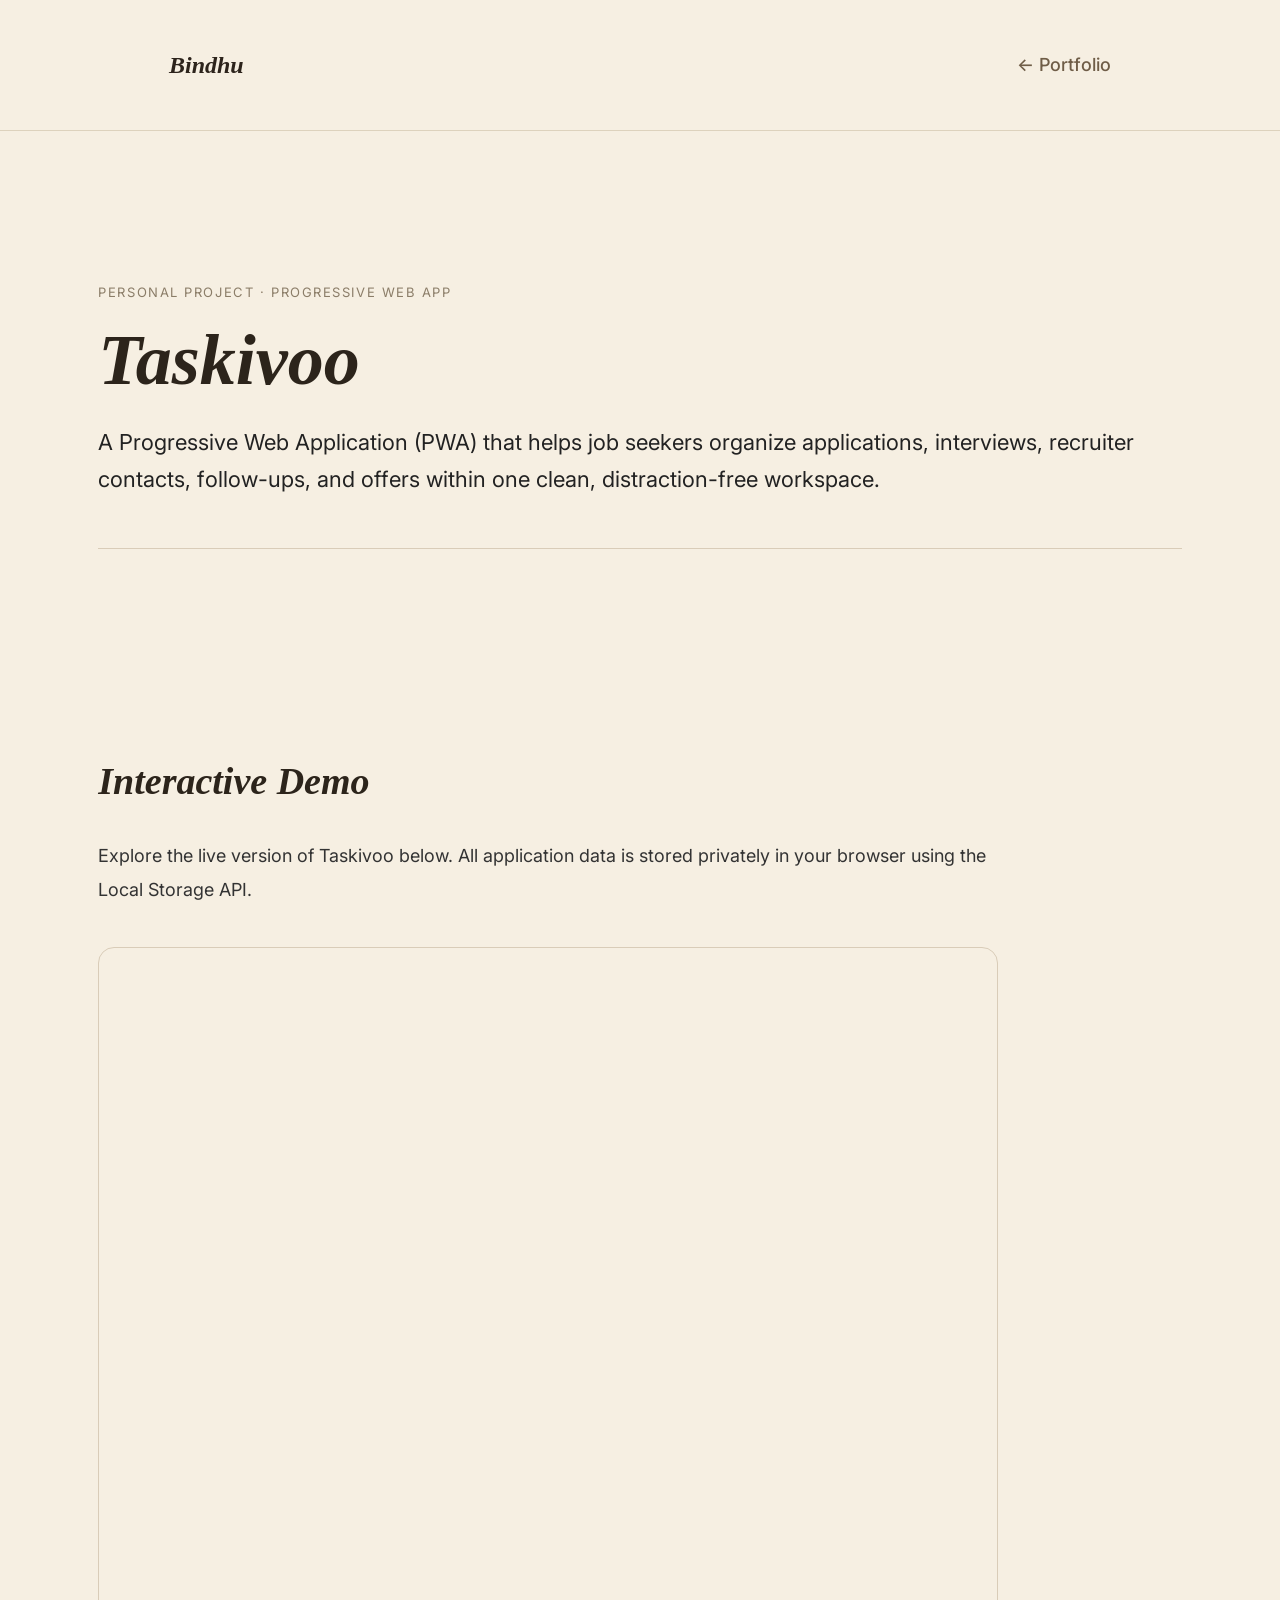
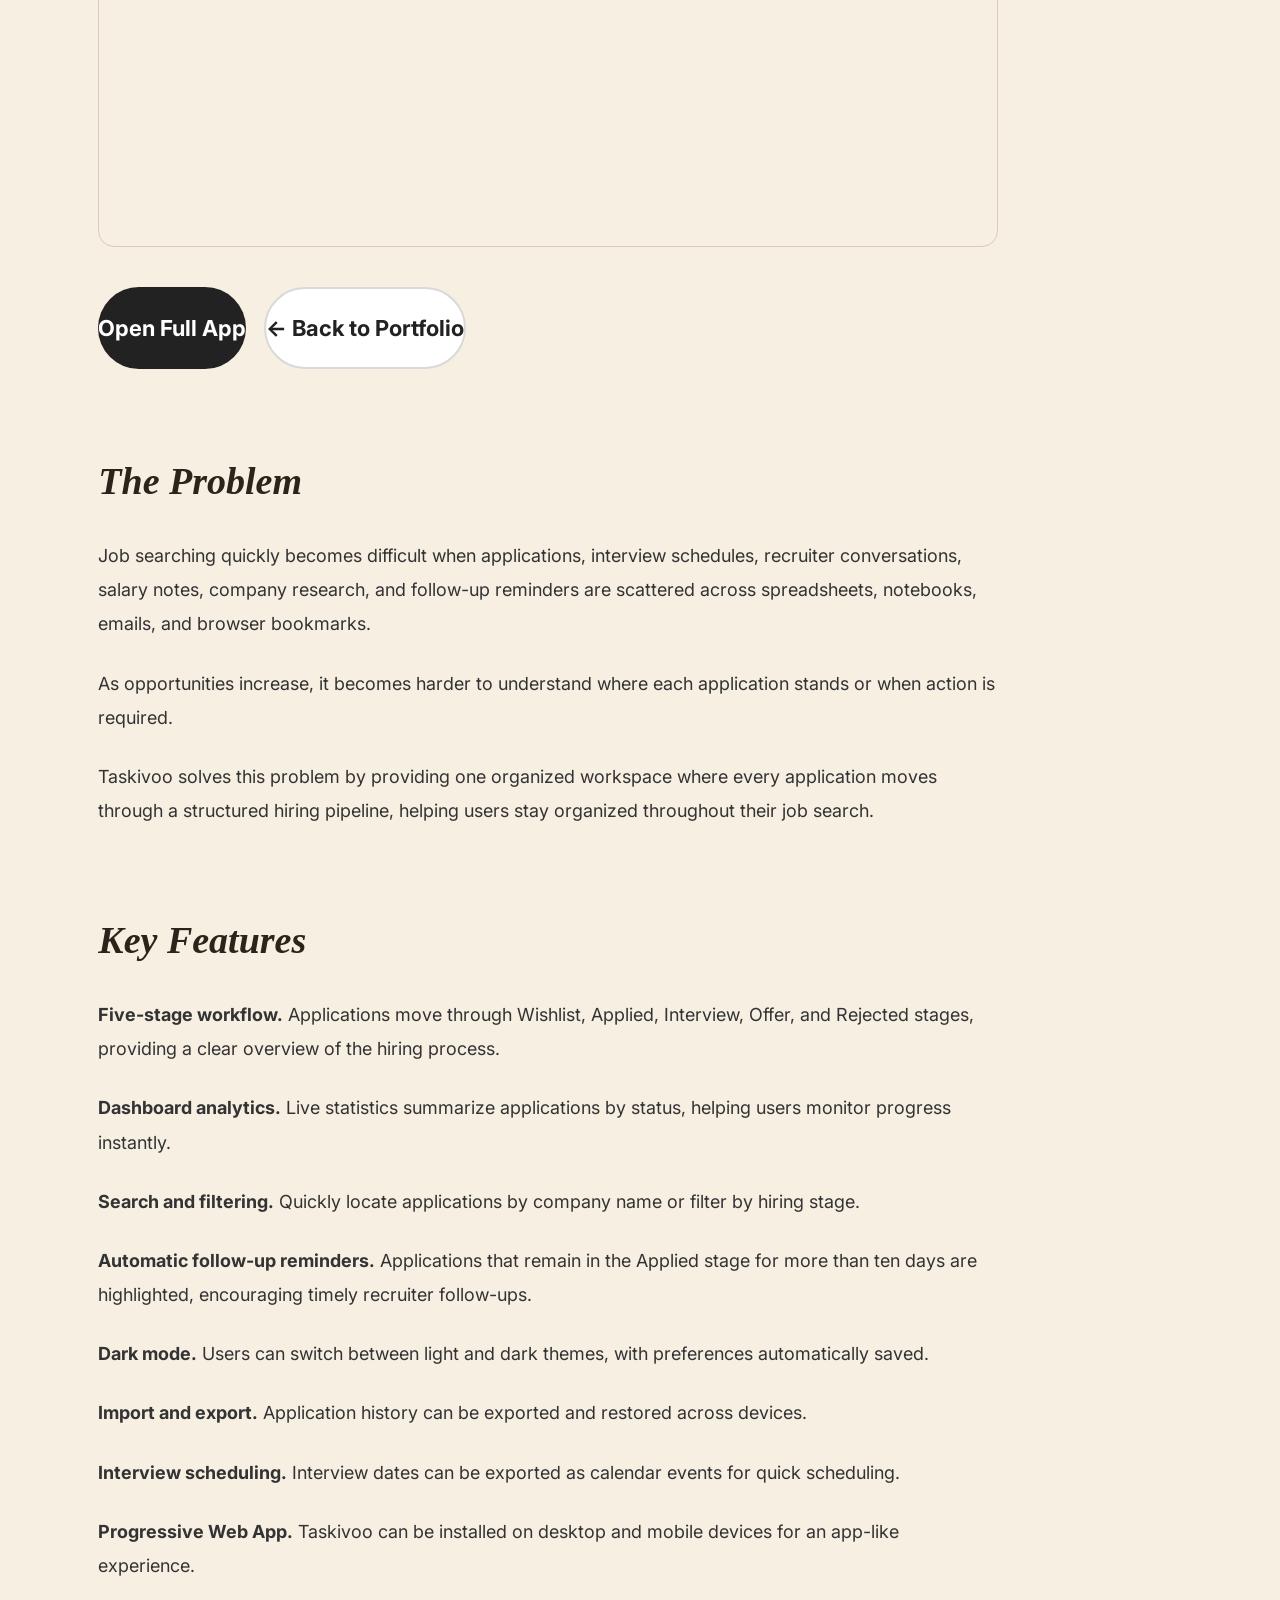
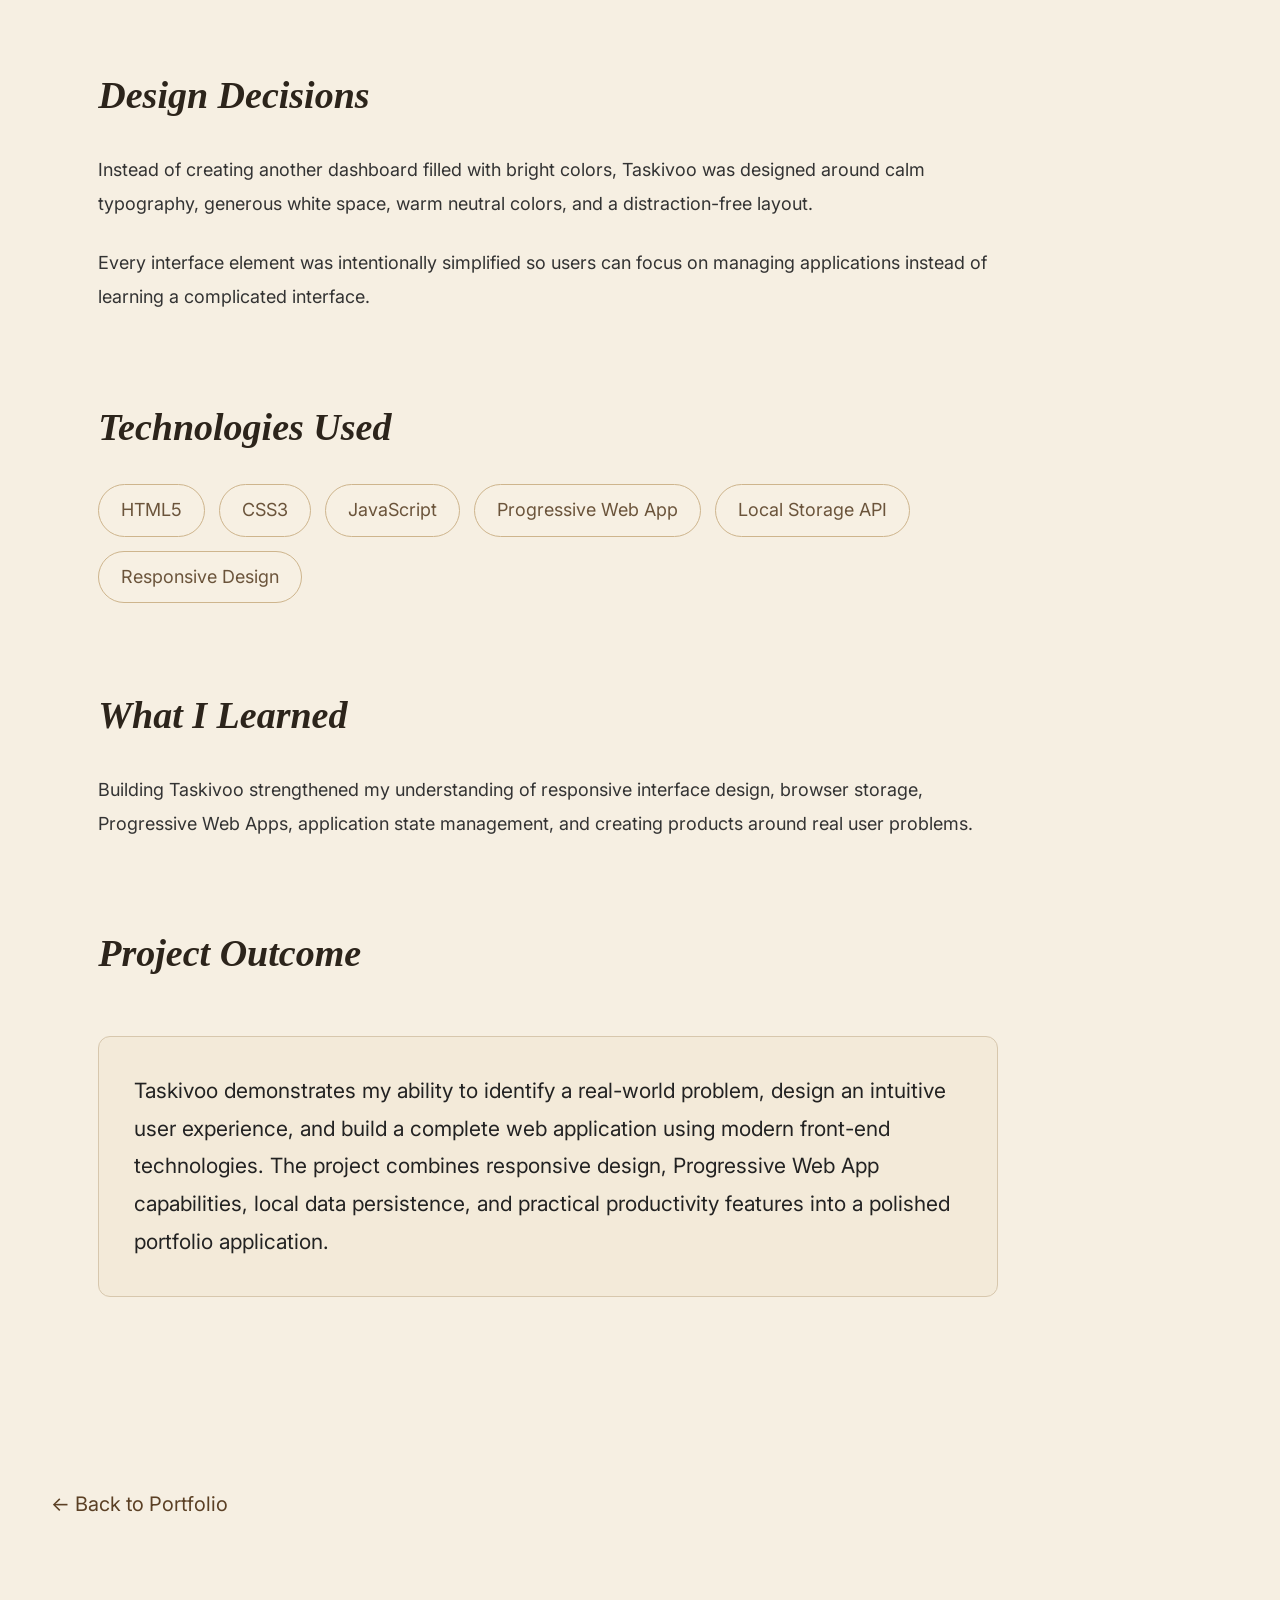
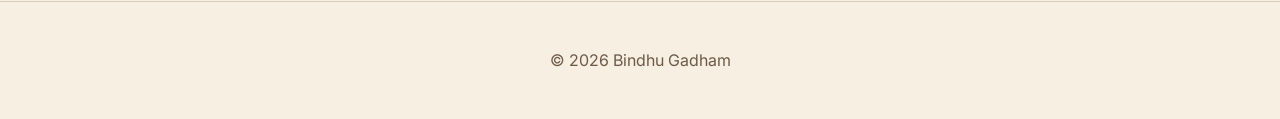
<file: taskivoo-case.html>
<!DOCTYPE html>
<html lang="en">

<head>

<meta charset="UTF-8">
<meta name="viewport" content="width=device-width, initial-scale=1.0">

<title>Taskivoo | Bindhu Gadham</title>

<link rel="stylesheet" href="style.css">

</head>

<body>

<nav class="site-nav">

<div class="wrap">

<a href="index.html" class="brand">
Bindhu
</a>

<div class="links">
<a href="index.html">
← Portfolio
</a>
</div>

</div>

</nav>


<div class="wrap">

    <header class="cs-header">

        <div class="tag">
            Personal Project · Progressive Web App
        </div>

        <h1>Taskivoo</h1>

        <p class="sub">
            A Progressive Web Application (PWA) that helps job seekers organize
            applications, interviews, recruiter contacts, follow-ups, and offers
            within one clean, distraction-free workspace.
        </p>

    </header>

    <div class="cs-body">

        <h2>Interactive Demo</h2>

        <p>
            Explore the live version of Taskivoo below. All application data is
            stored privately in your browser using the Local Storage API.
        </p>

        <iframe
            src="https://tranquil-pasca-6081a1.netlify.app"
            width="100%"
            height="900"
            frameborder="0"
            style="border:1px solid #d9ccb8;border-radius:16px;">
        </iframe>

        <div class="project-links" style="margin-top:30px;">

            <a href="https://tranquil-pasca-6081a1.netlify.app"
               target="_blank"
               class="btn primary">
                Open Full App
            </a>

            <a href="index.html"
               class="btn secondary">
                ← Back to Portfolio
            </a>

        </div>

        <h2>The Problem</h2>

        <p>
            Job searching quickly becomes difficult when applications,
            interview schedules, recruiter conversations, salary notes,
            company research, and follow-up reminders are scattered across
            spreadsheets, notebooks, emails, and browser bookmarks.
        </p>

        <p>
            As opportunities increase, it becomes harder to understand where
            each application stands or when action is required.
        </p>

        <p>
            Taskivoo solves this problem by providing one organized workspace
            where every application moves through a structured hiring pipeline,
            helping users stay organized throughout their job search.
        </p>

        <h2>Key Features</h2>

        <p>
            <strong>Five-stage workflow.</strong> Applications move through
            Wishlist, Applied, Interview, Offer, and Rejected stages,
            providing a clear overview of the hiring process.
        </p>

        <p>
            <strong>Dashboard analytics.</strong> Live statistics summarize
            applications by status, helping users monitor progress instantly.
        </p>

        <p>
            <strong>Search and filtering.</strong> Quickly locate applications
            by company name or filter by hiring stage.
        </p>

        <p>
            <strong>Automatic follow-up reminders.</strong> Applications that
            remain in the Applied stage for more than ten days are highlighted,
            encouraging timely recruiter follow-ups.
        </p>

        <p>
            <strong>Dark mode.</strong> Users can switch between light and dark
            themes, with preferences automatically saved.
        </p>

        <p>
            <strong>Import and export.</strong> Application history can be
            exported and restored across devices.
        </p>

        <p>
            <strong>Interview scheduling.</strong> Interview dates can be
            exported as calendar events for quick scheduling.
        </p>

        <p>
            <strong>Progressive Web App.</strong> Taskivoo can be installed on
            desktop and mobile devices for an app-like experience.
        </p>

        <h2>Design Decisions</h2>

        <p>
            Instead of creating another dashboard filled with bright colors,
            Taskivoo was designed around calm typography, generous white space,
            warm neutral colors, and a distraction-free layout.
        </p>

        <p>
            Every interface element was intentionally simplified so users can
            focus on managing applications instead of learning a complicated
            interface.
        </p>

        <h2>Technologies Used</h2>

        <div class="stack-list">

            <span class="stack-pill">HTML5</span>
            <span class="stack-pill">CSS3</span>
            <span class="stack-pill">JavaScript</span>
            <span class="stack-pill">Progressive Web App</span>
            <span class="stack-pill">Local Storage API</span>
            <span class="stack-pill">Responsive Design</span>

        </div>

        <h2>What I Learned</h2>

        <p>
            Building Taskivoo strengthened my understanding of responsive
            interface design, browser storage, Progressive Web Apps,
            application state management, and creating products around
            real user problems.
        </p>

        <h2>Project Outcome</h2>

        <div class="callout">

            Taskivoo demonstrates my ability to identify a real-world problem,
            design an intuitive user experience, and build a complete web
            application using modern front-end technologies. The project
            combines responsive design, Progressive Web App capabilities,
            local data persistence, and practical productivity features
            into a polished portfolio application.

        </div>

    </div>

    <a class="back-link" href="index.html">
        ← Back to Portfolio
    </a>

</div>

<footer class="site-footer">
    © 2026 Bindhu Gadham
</footer>

</body>
</html>
</file>
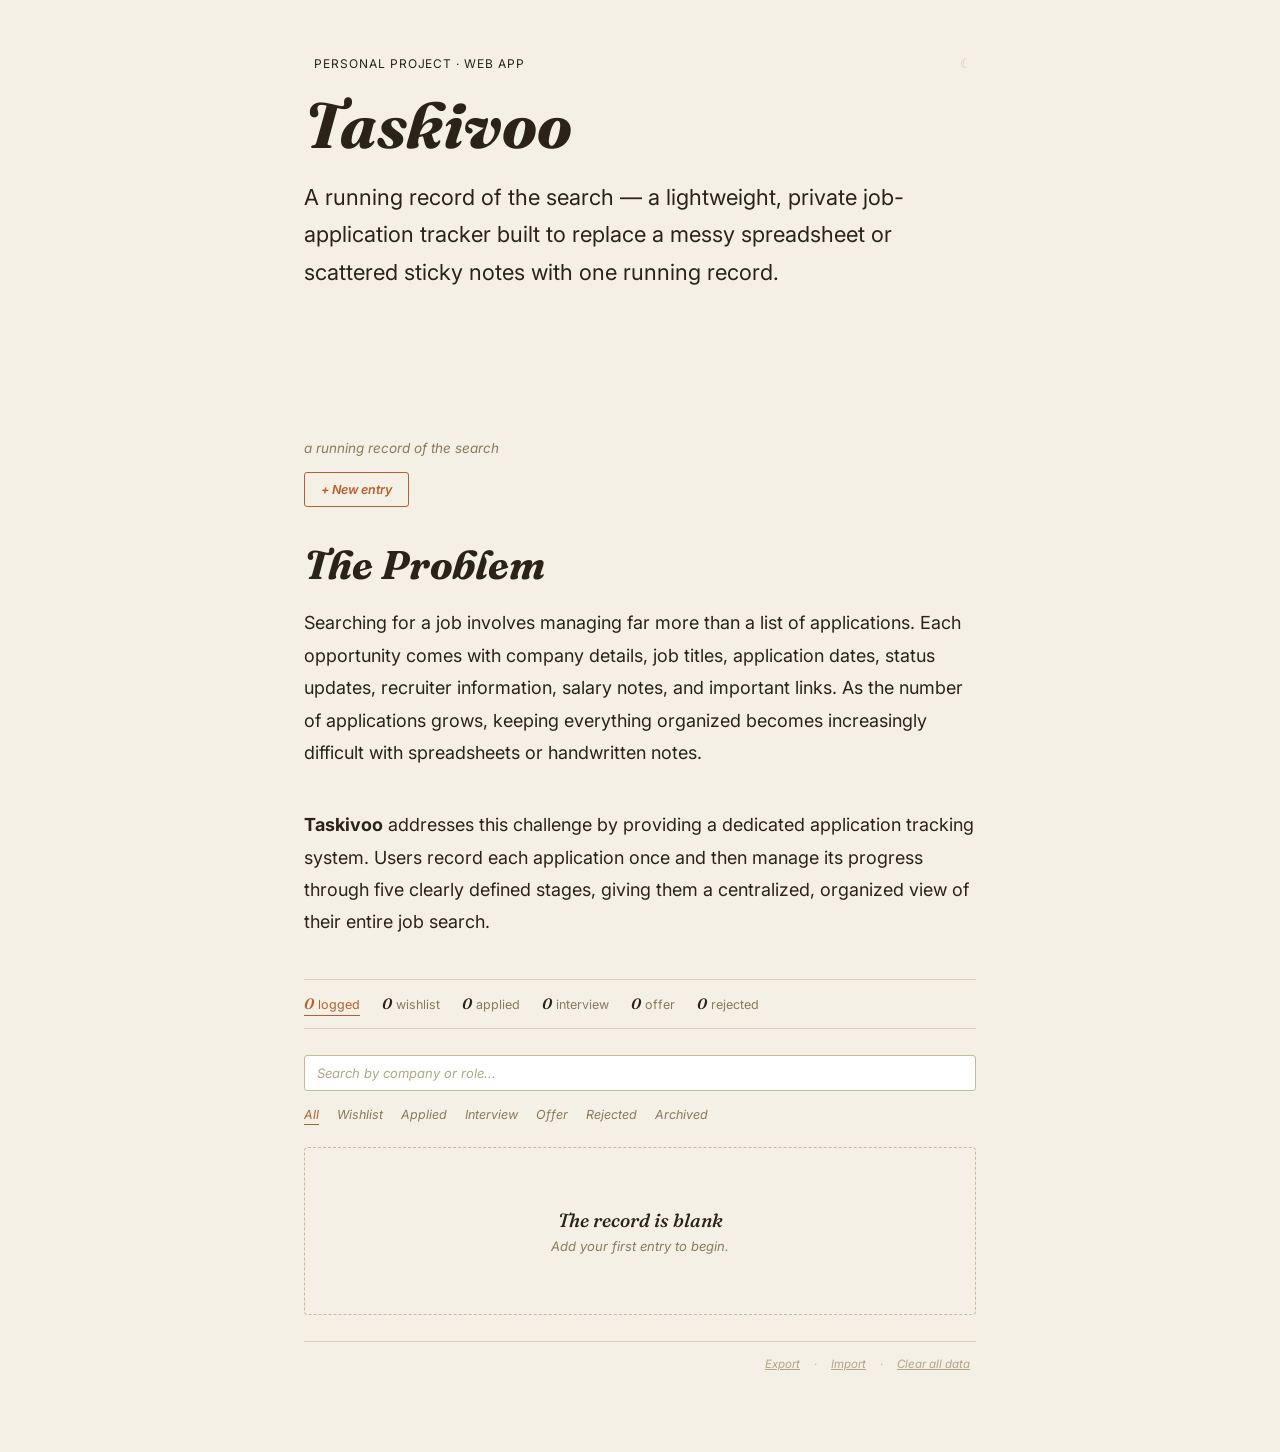
<file: taskivoo.html>
<!DOCTYPE html>
<html lang="en">
<head>
<meta charset="UTF-8">
<meta name="viewport" content="width=device-width, initial-scale=1, viewport-fit=cover">
<title>Taskivoo</title>

<!-- PWA install -->
<link rel="manifest" href="manifest.json">
<meta name="theme-color" content="#F4F0E6">
<meta name="background-color" content="#F4F0E6">

<!-- iOS home-screen support -->
<meta name="apple-mobile-web-app-capable" content="yes">
<meta name="apple-mobile-web-app-status-bar-style" content="default">
<meta name="apple-mobile-web-app-title" content="Taskivoo">
<link rel="apple-touch-icon" href="icons/apple-touch-icon.png">
<link rel="icon" href="icons/icon-192.png">

<style>
  html, body { margin: 0; padding: 0; background: #F4F0E6; }
</style>
</head>
<body>

<!-- TASKIVOO — job application tracker, warm editorial / journal concept -->
<div id="taskivoo-root">
  <link rel="preconnect" href="https://fonts.googleapis.com">
  <link href="https://fonts.googleapis.com/css2?family=Fraunces:ital,wght@0,500;0,600;1,500;1,600&family=Inter:wght@400;500;600;700&family=IBM+Plex+Mono:wght@400;500&display=swap" rel="stylesheet">

  <style>
    #taskivoo-root {
      --paper: #F4F0E6;
      --paper-raised: #EFE9DA;
      --ink: #2B2318;
      --ink-soft: #8A7A5C;
      --ink-faint: #B3A588;
      --rule: #D9CFB8;
      --rule-strong: #C7BA9C;
      --accent: #B5602F;
      --accent-soft: #E9D9C4;

      --wishlist: #8A7A5C;
      --applied: #4C6E8C;
      --interview: #B5602F;
      --offer: #4C7A5A;
      --rejected: #A6483F;

      font-family: 'Inter', sans-serif;
      background: var(--paper);
      color: var(--ink);
      min-height: 100%;
      -webkit-font-smoothing: antialiased;
      transition: background 0.2s ease, color 0.2s ease;
    }
    #taskivoo-root.tk-dark {
      --paper: #1E1A14;
      --paper-raised: #262019;
      --ink: #EDE6D6;
      --ink-soft: #B0A487;
      --ink-faint: #756B54;
      --rule: #3A3226;
      --rule-strong: #4C4232;
      --accent: #E08A52;
      --accent-soft: #3C2C1E;

      --wishlist: #A69878;
      --applied: #85AFD1;
      --interview: #E08A52;
      --offer: #7BC49A;
      --rejected: #E2897E;
    }
    #taskivoo-root * { transition: background-color 0.2s ease, border-color 0.2s ease, color 0.2s ease; }
    #taskivoo-root *, #taskivoo-root *::before, #taskivoo-root *::after { box-sizing: border-box; }
    #taskivoo-root button { font-family: inherit; cursor: pointer; }
    #taskivoo-root input, #taskivoo-root select, #taskivoo-root textarea { font-family: inherit; }

    .tk-wrap { max-width: 720px; margin: 0 auto; padding: 52px 24px 80px; }

    /* ---------- Header ---------- */
    .tk-header {
      display: flex; justify-content: space-between; align-items: flex-end;
      gap: 16px; flex-wrap: wrap; margin-bottom: 4px;
    }
    .tk-logo {
      font-family: 'Fraunces', serif;
      font-weight: 500; font-style: italic;
      font-size: 36px;
      color: var(--ink);
      line-height: 1;
    }
    .tk-tagline {
      font-style: italic;
      font-size: 13.5px; color: var(--ink-soft); margin-top: 7px;
    }
    .tk-new-btn {
      background: none; color: var(--accent);
      border: 1px solid var(--accent);
      border-radius: 3px;
      padding: 9px 16px; font-size: 12.5px; font-weight: 600;
      font-family: 'Fraunces', serif; font-style: italic;
      transition: background 0.15s ease, color 0.15s ease;
    }
    .tk-new-btn:hover { background: var(--accent); color: #fff; }

    .tk-logo-row { display: flex; align-items: baseline; gap: 8px; }
    .tk-header-actions { display: flex; align-items: center; gap: 14px; }
    .tk-theme-toggle {
      background: none; border: none;
      color: var(--ink-faint); font-size: 13px;
      padding: 2px 4px; opacity: 0.5;
    }
    .tk-theme-toggle:hover { opacity: 1; color: var(--ink-soft); }

    /* ---------- Stats ---------- */
    .tk-stats {
      display: flex; flex-wrap: wrap; gap: 4px 22px;
      margin: 22px 0 26px;
      padding: 12px 0;
      border-top: 1px solid var(--rule);
      border-bottom: 1px solid var(--rule);
    }
    .tk-stat {
      background: none; border: none; padding: 2px 0;
      font-size: 12.5px; color: var(--ink-soft);
      border-bottom: 1px solid transparent;
    }
    .tk-stat b {
      font-family: 'Fraunces', serif; font-style: italic; font-weight: 600;
      color: var(--ink); font-size: 15px; margin-right: 4px;
    }
    .tk-stat.tk-active { color: var(--accent); border-bottom-color: var(--accent); }
    .tk-stat.tk-active b { color: var(--accent); }
    .tk-stat:not(.tk-active):hover { color: var(--ink); }
    .tk-stat-followup { color: var(--accent); }
    .tk-stat-followup b { color: var(--accent); }
    .tk-stat-followup.tk-active { text-decoration: underline; }

    /* ---------- Form ---------- */
    .tk-form {
      background: var(--paper-raised);
      border: 1px solid var(--rule);
      border-radius: 4px;
      padding: 22px;
      margin-bottom: 30px;
      display: none;
    }
    .tk-form.tk-open { display: block; animation: tk-fade-in 0.18s ease; }
    @keyframes tk-fade-in { from { opacity: 0; transform: translateY(-4px); } to { opacity: 1; transform: translateY(0); } }
    .tk-form-title {
      font-family: 'Fraunces', serif; font-style: italic; font-weight: 500;
      font-size: 18px; color: var(--ink); margin-bottom: 16px;
    }
    .tk-form-grid { display: grid; grid-template-columns: 1fr 1fr; gap: 14px; }
    .tk-field { display: flex; flex-direction: column; gap: 6px; }
    .tk-field.tk-span2 { grid-column: 1 / -1; }
    .tk-field label { font-size: 11px; font-weight: 600; color: var(--ink-soft); letter-spacing: 0.02em; }
    .tk-field input, .tk-field select, .tk-field textarea {
      background: var(--paper);
      border: 1px solid var(--rule-strong);
      border-radius: 3px;
      color: var(--ink);
      padding: 9px 11px;
      font-size: 13.5px;
      outline: none;
      transition: border-color 0.15s ease;
    }
    .tk-field textarea { resize: vertical; min-height: 56px; }
    .tk-field input:focus, .tk-field select:focus, .tk-field textarea:focus { border-color: var(--accent); }
    .tk-form-actions { display: flex; justify-content: flex-end; gap: 10px; margin-top: 18px; }
    .tk-btn { border: none; border-radius: 3px; padding: 9px 18px; font-size: 12.5px; font-weight: 600; font-family: 'Fraunces', serif; font-style: italic; }
    .tk-btn-primary { background: var(--accent); color: #fff; }
    .tk-btn-primary:hover { background: #9B4F26; }
    .tk-btn-ghost { background: transparent; color: var(--ink-soft); border: 1px solid var(--rule-strong); }
    .tk-btn-ghost:hover { color: var(--ink); border-color: var(--ink-faint); }

    /* ---------- Filters ---------- */
    .tk-search-row { margin-bottom: 14px; }
    .tk-search {
      width: 100%;
      background: var(--card, #fff);
      border: 1px solid var(--rule-strong);
      border-radius: 3px;
      padding: 9px 12px;
      font-size: 13px;
      color: var(--ink);
      outline: none;
      font-family: 'Inter', sans-serif;
    }
    .tk-search:focus { border-color: var(--accent); }
    .tk-search::placeholder { color: var(--ink-faint); font-style: italic; }

    .tk-filters { display: flex; gap: 18px; flex-wrap: wrap; margin-bottom: 22px; }
    .tk-filter {
      background: none; border: none; color: var(--ink-soft);
      padding: 2px 0; font-size: 12.5px; font-style: italic;
      font-family: 'Fraunces', serif; border-bottom: 1px solid transparent;
    }
    .tk-filter.tk-filter-active { color: var(--accent); border-bottom-color: var(--accent); }
    .tk-filter:not(.tk-filter-active):hover { color: var(--ink); }

    /* ---------- Rows (journal entries) ---------- */
    .tk-row {
      display: flex; justify-content: space-between; align-items: center; gap: 16px;
      padding: 16px 2px;
      border-bottom: 1px dashed var(--rule-strong);
    }
    .tk-row:first-child { border-top: 1px dashed var(--rule-strong); }
    .tk-row.tk-needs-followup {
      background: var(--accent-soft);
      margin: 0 -14px; padding: 16px 14px;
      border-radius: 4px; border-bottom: 1px dashed var(--rule-strong);
    }
    .tk-followup-note {
      font-size: 11px; font-style: italic; color: var(--accent); margin-top: 6px;
    }
    .tk-interview-note {
      font-size: 11px; font-style: italic; color: var(--applied); margin-top: 6px;
    }
    .tk-round-tag {
      font-size: 10.5px; font-style: italic; color: var(--ink-soft);
      font-family: 'Inter', sans-serif;
    }
    .tk-row-actions { display: flex; gap: 4px; }
    .tk-archive {
      background: none; border: none; color: var(--ink-faint);
      font-size: 13px; line-height: 1; padding: 2px 4px;
    }
    .tk-archive:hover { color: var(--accent); }
    .tk-notes-details { margin-top: 8px; }
    .tk-notes-details summary {
      cursor: pointer; font-size: 11px; color: var(--ink-faint);
      list-style: none; font-style: italic; user-select: none;
    }
    .tk-notes-details summary::-webkit-details-marker { display: none; }
    .tk-notes-details summary::before { content: "▸ "; }
    .tk-notes-details[open] summary::before { content: "▾ "; }
    .tk-notes-details summary:hover { color: var(--accent); }
    .tk-notes-body {
      margin-top: 6px; padding: 8px 12px;
      background: var(--paper-raised); border-left: 2px solid var(--rule-strong);
      font-size: 12px; color: var(--ink-soft); font-style: italic;
      white-space: pre-wrap; line-height: 1.5;
    }
    .tk-row-main { min-width: 0; }
    .tk-row-company { font-family: 'Fraunces', serif; font-weight: 600; font-size: 16px; color: var(--ink); }
    .tk-row-role { font-size: 13px; color: var(--ink-soft); margin-top: 2px; }
    .tk-row-meta {
      display: flex; flex-wrap: wrap; gap: 3px 12px; margin-top: 7px;
      font-size: 11px; color: var(--ink-faint);
      font-family: 'IBM Plex Mono', monospace;
    }
    .tk-row-meta a { color: var(--ink-faint); text-decoration: none; border-bottom: 1px dotted var(--ink-faint); }
    .tk-row-meta a:hover { color: var(--accent); border-color: var(--accent); }

    .tk-row-side { display: flex; flex-direction: column; align-items: flex-end; gap: 8px; flex-shrink: 0; }
    .tk-status-pill {
      font-family: 'Fraunces', serif; font-style: italic; font-weight: 500;
      font-size: 12.5px;
      color: var(--pill-fg, var(--wishlist));
      border: 1px solid var(--pill-fg, var(--wishlist));
      padding: 3px 12px; border-radius: 2px;
      transition: opacity 0.15s ease;
    }
    .tk-status-pill.tk-pulsing { animation: tk-pulse 0.35s ease; }
    @keyframes tk-pulse { 0% { opacity: 0.3; } 100% { opacity: 1; } }

    .tk-status-select {
      background: transparent; border: none; color: var(--ink-faint);
      font-size: 10.5px; padding: 2px 0; text-align: right; font-style: italic;
    }

    .tk-delete {
      background: none; border: none; color: var(--ink-faint);
      font-size: 14px; line-height: 1; padding: 2px 4px;
    }
    .tk-delete:hover { color: var(--rejected); }

    .tk-empty {
      text-align: center; padding: 60px 20px;
      border: 1px dashed var(--rule-strong); border-radius: 4px;
      margin-top: 8px;
    }
    .tk-empty-title {
      font-family: 'Fraunces', serif; font-style: italic; font-weight: 500;
      color: var(--ink); font-size: 19px; margin-bottom: 6px;
    }
    .tk-empty-sub { color: var(--ink-soft); font-size: 13px; font-style: italic; }

    .tk-footer {
      display: flex; justify-content: space-between; align-items: center;
      margin-top: 26px; padding-top: 14px; border-top: 1px solid var(--rule);
      font-size: 11.5px; color: var(--ink-faint); font-style: italic;
      flex-wrap: wrap; gap: 8px;
    }
    .tk-footer-actions { display: flex; align-items: center; gap: 8px; }
    .tk-footer-sep { color: var(--rule-strong); font-style: normal; }
    .tk-clear-btn { background: none; border: none; color: var(--ink-faint); text-decoration: underline; font-size: 11.5px; font-style: italic; font-family: inherit; }
    .tk-clear-btn:hover { color: var(--rejected); }
    #tk-export:hover, #tk-import:hover { color: var(--accent); }

    /* ---------- Export/Import modal ---------- */
    .tk-modal-backdrop {
      display: none;
      position: fixed; inset: 0; background: rgba(43,35,24,0.42);
      align-items: center; justify-content: center; padding: 20px; z-index: 1000;
    }
    .tk-modal-backdrop.tk-open { display: flex; }
    .tk-modal {
      background: var(--paper); border: 1px solid var(--rule-strong);
      border-radius: 6px; padding: 24px; width: 100%; max-width: 480px;
      box-shadow: 0 12px 32px rgba(43,35,24,0.22);
    }
    .tk-modal-title {
      font-family: 'Fraunces', serif; font-style: italic; font-weight: 500;
      font-size: 18px; color: var(--ink); margin-bottom: 6px;
    }
    .tk-modal-sub { font-size: 12.5px; color: var(--ink-soft); margin-bottom: 14px; }
    .tk-modal-textarea {
      width: 100%; min-height: 140px; resize: vertical;
      background: var(--paper-raised); border: 1px solid var(--rule-strong);
      border-radius: 3px; padding: 10px 12px; font-size: 12px;
      font-family: 'IBM Plex Mono', monospace; color: var(--ink);
      outline: none;
    }
    .tk-modal-textarea:focus { border-color: var(--accent); }
    .tk-modal-actions { display: flex; justify-content: flex-end; gap: 10px; margin-top: 16px; }
    .tk-modal-msg { font-size: 11.5px; color: var(--offer); margin-top: 10px; min-height: 14px; font-style: italic; }
    .tk-modal-msg.tk-error { color: var(--rejected); }

    /* ---------- Mobile ---------- */
    @media (max-width: 640px) {
      .tk-form-grid { grid-template-columns: 1fr; }
      .tk-row { flex-direction: column; align-items: flex-start; gap: 10px; }
      .tk-row-side { flex-direction: row; align-items: center; width: 100%; justify-content: space-between; }
    }

    @media (prefers-reduced-motion: reduce) {
      .tk-status-pill.tk-pulsing { animation: none; }
      .tk-form.tk-open { animation: none; }
    }

    #taskivoo-root a:focus-visible,
    #taskivoo-root button:focus-visible,
    #taskivoo-root input:focus-visible,
    #taskivoo-root select:focus-visible,
    #taskivoo-root textarea:focus-visible {
      outline: 2px solid var(--accent);
      outline-offset: 2px;
    }
    /* ---------- Portfolio Intro ---------- */
.project-intro{
    max-width:1100px;
    margin:0 auto 42px;
}

.project-label{
    display:inline-block;
    padding:4px 10px;
    border:1px solid var(--line);
    color:var(--muted);
    font-size:12px;
    letter-spacing:.08em;
    text-transform:uppercase;
    margin-bottom:18px;
}

.project-title{
    font-family:Fraunces,serif;
    font-size:64px;
    line-height:1;
    margin:0 0 18px;
    font-style:italic;
}

.project-description{
    max-width:760px;
    color:var(--muted);
    font-size:22px;
    line-height:1.7;
    margin-bottom:44px;
}

.project-divider{
    border:none;
    border-top:1px solid var(--line);
    margin:50px 0;
}

.section-title{
    font-family:Fraunces,serif;
    font-size:40px;
    margin-bottom:16px;
    font-style:italic;
}

.section-text{
    max-width:760px;
    color:var(--muted);
    font-size:18px;
    line-height:1.8;
    margin-bottom:40px;
}
  </style>

  <div class="tk-wrap">
    <div class="tk-header">
      <div>
        <div class="tk-logo-row">
          <section class="project-intro">

  <div class="project-label">
    personal project · web app
  </div>

  <h1 class="project-title">
    Taskivoo
  </h1>

  <p class="project-description">
    A running record of the search — a lightweight, private job-application tracker built to replace a messy spreadsheet or scattered sticky notes with one running record.
  </p>

  <hr class="project-divider">

            
</section>
         
          <button class="tk-theme-toggle" id="tk-theme-toggle" type="button" title="Toggle dark mode" aria-label="Toggle dark mode">☾</button>
        </div>
        <div class="tk-tagline">a running record of the search</div>
      </div>
      <div class="tk-header-actions">
        <button class="tk-new-btn" id="tk-add-toggle" type="button">+ New entry</button>
      </div>
      
    </div>

<section class="project-section">

  <h2 class="section-title">The Problem</h2>

  <p class="section-text">
    Searching for a job involves managing far more than a list of applications.
    Each opportunity comes with company details, job titles, application dates,
    status updates, recruiter information, salary notes, and important links.
    As the number of applications grows, keeping everything organized becomes
    increasingly difficult with spreadsheets or handwritten notes.
  </p>

  <p class="section-text">
    <strong>Taskivoo</strong> addresses this challenge by providing a dedicated
    application tracking system. Users record each application once and then
    manage its progress through five clearly defined stages, giving them a
    centralized, organized view of their entire job search.
  </p>

</section>

<div class="tk-stats" id="tk-stats"></div>

    <div class="tk-form" id="tk-form">
      <div class="tk-form-title">Log an application</div>
      <div class="tk-form-grid">
        <div class="tk-field">
          <label for="tk-f-company">Company</label>
          <input id="tk-f-company" type="text" placeholder="e.g. Acme Corp" />
        </div>
        <div class="tk-field">
          <label for="tk-f-role">Role</label>
          <input id="tk-f-role" type="text" placeholder="e.g. Frontend Engineer" />
        </div>
        <div class="tk-field">
          <label for="tk-f-status">Status</label>
          <select id="tk-f-status">
            <option value="WISHLIST">Wishlist</option>
            <option value="APPLIED" selected>Applied</option>
            <option value="INTERVIEW">Interview</option>
            <option value="OFFER">Offer</option>
            <option value="REJECTED">Rejected</option>
          </select>
        </div>
        <div class="tk-field">
          <label for="tk-f-date">Date applied</label>
          <input id="tk-f-date" type="date" />
        </div>
        <div class="tk-field">
          <label for="tk-f-salary">Salary / notes on pay</label>
          <input id="tk-f-salary" type="text" placeholder="e.g. $120k–140k" />
        </div>
        <div class="tk-field">
          <label for="tk-f-link">Posting link</label>
          <input id="tk-f-link" type="text" placeholder="https://..." />
        </div>
        <div class="tk-field">
          <label for="tk-f-contact">Recruiter / contact</label>
          <input id="tk-f-contact" type="text" placeholder="e.g. Sarah Lee, sarah@acme.com" />
        </div>
        <div class="tk-field">
          <label for="tk-f-round">Interview round</label>
          <input id="tk-f-round" type="text" placeholder="e.g. Round 2 of 3" />
        </div>
        <div class="tk-field">
          <label for="tk-f-interview-date">Next interview date</label>
          <input id="tk-f-interview-date" type="date" />
        </div>
        <div class="tk-field tk-span2">
          <label for="tk-f-notes">Notes</label>
          <textarea id="tk-f-notes" placeholder="Referral, recruiter contact, interview prep..."></textarea>
        </div>
      </div>
      <div class="tk-form-actions">
        <button class="tk-btn tk-btn-ghost" id="tk-cancel" type="button">Cancel</button>
        <button class="tk-btn tk-btn-primary" id="tk-save" type="button">Add entry</button>
      </div>
    </div>

    <div class="tk-search-row">
      <input class="tk-search" id="tk-search" type="text" placeholder="Search by company or role..." />
    </div>

    <div class="tk-filters" id="tk-filters"></div>

    <div id="tk-board"></div>

    <div class="tk-footer">
      <span id="tk-footer-count"></span>
      <div class="tk-footer-actions">
        <button class="tk-clear-btn" id="tk-export" type="button">Export</button>
        <span class="tk-footer-sep">·</span>
        <button class="tk-clear-btn" id="tk-import" type="button">Import</button>
        <span class="tk-footer-sep">·</span>
        <button class="tk-clear-btn" id="tk-clear-all" type="button">Clear all data</button>
      </div>
    </div>

    <div class="tk-modal-backdrop" id="tk-modal-backdrop">
      <div class="tk-modal">
        <div class="tk-modal-title" id="tk-modal-title">Export your record</div>
        <div class="tk-modal-sub" id="tk-modal-sub">Copy this text, then paste it into Import on your other device.</div>
        <textarea class="tk-modal-textarea" id="tk-modal-textarea" spellcheck="false"></textarea>
        <div class="tk-modal-actions">
          <button class="tk-btn tk-btn-ghost" id="tk-modal-cancel" type="button">Close</button>
          <button class="tk-btn tk-btn-primary" id="tk-modal-primary" type="button">Copy to clipboard</button>
        </div>
        <div class="tk-modal-msg" id="tk-modal-msg"></div>
      </div>
    </div>
  </div>
</div>

<script>
(function () {
  const STATUSES = ["WISHLIST", "APPLIED", "INTERVIEW", "OFFER", "REJECTED"];
  const STATUS_META = {
    WISHLIST:  { label: "Wishlist",  varName: "wishlist",  fg: "#8A7A5C" },
    APPLIED:   { label: "Applied",   varName: "applied",   fg: "#4C6E8C" },
    INTERVIEW: { label: "Interview", varName: "interview", fg: "#B5602F" },
    OFFER:     { label: "Offer",     varName: "offer",     fg: "#4C7A5A" },
    REJECTED:  { label: "Rejected",  varName: "rejected",  fg: "#A6483F" },
  };
  const STORAGE_KEY = "taskivoo:applications";

  let apps = [];
  let activeFilter = "ALL";
  let searchQuery = "";
  let loaded = false;

  const root = document.getElementById("taskivoo-root");
  const $ = (sel) => root.querySelector(sel);

  const statsEl = $("#tk-stats");
  const filtersEl = $("#tk-filters");
  const boardEl = $("#tk-board");
  const formEl = $("#tk-form");
  const addToggleEl = $("#tk-add-toggle");
  const footerCountEl = $("#tk-footer-count");

  // ---------- storage ----------
  // Uses Claude.ai's persistent storage when available (inside an artifact);
  // falls back to localStorage when run as a standalone file/app.
  const hasClaudeStorage = typeof window.storage !== "undefined" && window.storage && typeof window.storage.get === "function";

  async function loadApps() {
    try {
      if (hasClaudeStorage) {
        const res = await window.storage.get(STORAGE_KEY, false);
        apps = res && res.value ? JSON.parse(res.value) : [];
      } else {
        const raw = localStorage.getItem(STORAGE_KEY);
        apps = raw ? JSON.parse(raw) : [];
      }
    } catch (e) {
      apps = [];
    }
    loaded = true;
    render();
  }

  async function saveApps() {
    try {
      if (hasClaudeStorage) {
        await window.storage.set(STORAGE_KEY, JSON.stringify(apps), false);
      } else {
        localStorage.setItem(STORAGE_KEY, JSON.stringify(apps));
      }
    } catch (e) {
      console.error("Taskivoo: could not save", e);
    }
  }

  // ---------- rendering ----------
  function isFollowUp(app) {
    const d = daysSince(app.dateApplied);
    return app.status === "APPLIED" && d !== null && d >= FOLLOW_UP_DAYS;
  }

  function statusCounts() {
    const active = apps.filter((a) => !a.archived);
    const counts = { ALL: active.length, FOLLOWUP: 0 };
    STATUSES.forEach((s) => (counts[s] = 0));
    active.forEach((a) => {
      counts[a.status] = (counts[a.status] || 0) + 1;
      if (isFollowUp(a)) counts.FOLLOWUP++;
    });
    return counts;
  }

  function renderStats() {
    const counts = statusCounts();
    statsEl.innerHTML = "";

    const total = document.createElement("button");
    total.className = "tk-stat" + (activeFilter === "ALL" ? " tk-active" : "");
    total.innerHTML = `<b>${counts.ALL}</b>logged`;
    total.addEventListener("click", () => { activeFilter = "ALL"; render(); });
    statsEl.appendChild(total);

    STATUSES.forEach((s) => {
      const meta = STATUS_META[s];
      const btn = document.createElement("button");
      btn.className = "tk-stat" + (activeFilter === s ? " tk-active" : "");
      btn.innerHTML = `<b>${counts[s] || 0}</b>${meta.label.toLowerCase()}`;
      btn.addEventListener("click", () => { activeFilter = s; render(); });
      statsEl.appendChild(btn);
    });

    if (counts.FOLLOWUP > 0) {
      const fu = document.createElement("button");
      fu.className = "tk-stat tk-stat-followup" + (activeFilter === "FOLLOWUP" ? " tk-active" : "");
      fu.innerHTML = `<b>${counts.FOLLOWUP}</b>need${counts.FOLLOWUP === 1 ? "s" : ""} follow-up`;
      fu.addEventListener("click", () => { activeFilter = "FOLLOWUP"; render(); });
      statsEl.appendChild(fu);
    }
  }

  function renderFilters() {
    const items = ["ALL", ...STATUSES, "ARCHIVED"];
    filtersEl.innerHTML = "";
    items.forEach((s) => {
      const btn = document.createElement("button");
      btn.className = "tk-filter" + (activeFilter === s ? " tk-filter-active" : "");
      btn.type = "button";
      btn.textContent = s === "ALL" ? "All" : s === "ARCHIVED" ? "Archived" : STATUS_META[s].label;
      btn.addEventListener("click", () => { activeFilter = s; render(); });
      filtersEl.appendChild(btn);
    });
  }

  function fmtDate(dstr) {
    if (!dstr) return "no date";
    const d = new Date(dstr + "T00:00:00");
    if (isNaN(d)) return dstr;
    return d.toLocaleDateString([], { day: "2-digit", month: "short", year: "numeric" });
  }

  const FOLLOW_UP_DAYS = 10;

  function daysSince(dstr) {
    if (!dstr) return null;
    const d = new Date(dstr + "T00:00:00");
    if (isNaN(d)) return null;
    const today = new Date();
    today.setHours(0, 0, 0, 0);
    const diff = Math.round((today - d) / 86400000);
    return diff >= 0 ? diff : null;
  }

  function daysLabel(n) {
    if (n === 0) return "today";
    if (n === 1) return "1 day ago";
    return `${n} days ago`;
  }

  function escapeHtml(str) {
    const div = document.createElement("div");
    div.textContent = str;
    return div.innerHTML;
  }
  function escapeAttr(str) {
    return String(str).replace(/"/g, "&quot;");
  }

  function renderBoard() {
    let filtered;
    if (activeFilter === "ARCHIVED") {
      filtered = apps.filter((a) => a.archived);
    } else if (activeFilter === "FOLLOWUP") {
      filtered = apps.filter((a) => !a.archived && isFollowUp(a));
    } else if (activeFilter === "ALL") {
      filtered = apps.filter((a) => !a.archived);
    } else {
      filtered = apps.filter((a) => !a.archived && a.status === activeFilter);
    }

    const q = searchQuery.trim().toLowerCase();
    if (q) {
      filtered = filtered.filter((a) =>
        (a.company || "").toLowerCase().includes(q) || (a.role || "").toLowerCase().includes(q)
      );
    }

    boardEl.innerHTML = "";
    const activeCount = apps.filter((a) => !a.archived).length;
    footerCountEl.textContent = activeCount === 0 ? "" : `${activeCount} entr${activeCount === 1 ? "y" : "ies"} in the record`;

    if (filtered.length === 0) {
      const empty = document.createElement("div");
      empty.className = "tk-empty";
      empty.innerHTML = apps.length === 0
        ? `<div class="tk-empty-title">The record is blank</div><div class="tk-empty-sub">Add your first entry to begin.</div>`
        : q
        ? `<div class="tk-empty-title">No matches</div><div class="tk-empty-sub">Nothing found for "${escapeHtml(searchQuery)}".</div>`
        : `<div class="tk-empty-title">Nothing filed here</div><div class="tk-empty-sub">Try a different filter, or log a new entry.</div>`;
      boardEl.appendChild(empty);
      return;
    }

    filtered
      .slice()
      .sort((a, b) => (b.dateApplied || "").localeCompare(a.dateApplied || ""))
      .forEach((app) => {
        const meta = STATUS_META[app.status];
        const dSince = daysSince(app.dateApplied);
        const needsFollowUp = isFollowUp(app);
        const row = document.createElement("div");
        row.className = "tk-row" + (needsFollowUp ? " tk-needs-followup" : "");
        row.innerHTML = `
          <div class="tk-row-main">
            <div class="tk-row-company">${escapeHtml(app.company || "Untitled company")}${app.round ? ` <span class="tk-round-tag">${escapeHtml(app.round)}</span>` : ""}</div>
            <div class="tk-row-role">${escapeHtml(app.role || "—")}</div>
            <div class="tk-row-meta">
              <span>${fmtDate(app.dateApplied)}${dSince !== null ? ` · ${daysLabel(dSince)}` : ""}</span>
              ${app.salary ? `<span>${escapeHtml(app.salary)}</span>` : ""}
              ${app.contact ? `<span>${escapeHtml(app.contact)}</span>` : ""}
              ${app.link ? `<a href="${escapeAttr(app.link)}" target="_blank" rel="noopener noreferrer">posting ↗</a>` : ""}
              ${app.interviewDate ? `<a href="#" data-ics="${app.id}">add interview to calendar ↓</a>` : ""}
            </div>
            ${app.interviewDate ? `<div class="tk-interview-note">interview on ${fmtDate(app.interviewDate)}</div>` : ""}
            ${needsFollowUp ? `<div class="tk-followup-note">worth a follow-up — it's been ${daysLabel(dSince)} since you applied</div>` : ""}
            ${app.notes ? `<details class="tk-notes-details"><summary>notes</summary><div class="tk-notes-body">${escapeHtml(app.notes)}</div></details>` : ""}
          </div>
          <div class="tk-row-side">
            <span class="tk-status-pill" data-pill="${app.id}" style="--pill-fg:${meta.fg}">${meta.label}</span>
            <select class="tk-status-select" data-select="${app.id}">
              ${STATUSES.map((s) => `<option value="${s}" ${s === app.status ? "selected" : ""}>${STATUS_META[s].label}</option>`).join("")}
            </select>
            <div class="tk-row-actions">
              <button class="tk-archive" data-archive="${app.id}" title="${app.archived ? 'Restore entry' : 'Archive entry'}" aria-label="${app.archived ? 'Restore entry' : 'Archive entry'}">${app.archived ? "↺" : "▤"}</button>
              <button class="tk-delete" data-delete="${app.id}" title="Remove entry" aria-label="Remove entry">✕</button>
            </div>
          </div>
        `;
        boardEl.appendChild(row);

        row.querySelector(`[data-select="${app.id}"]`).addEventListener("change", (e) => {
          updateStatus(app.id, e.target.value);
        });
        row.querySelector(`[data-delete="${app.id}"]`).addEventListener("click", () => {
          deleteApp(app.id);
        });
        row.querySelector(`[data-archive="${app.id}"]`).addEventListener("click", () => {
          toggleArchive(app.id);
        });
        const icsLink = row.querySelector(`[data-ics="${app.id}"]`);
        if (icsLink) {
          icsLink.addEventListener("click", (e) => {
            e.preventDefault();
            downloadIcs(app);
          });
        }
      });
  }

  function render() {
    if (!loaded) return;
    renderStats();
    renderFilters();
    renderBoard();
  }

  // ---------- actions ----------
  function updateStatus(id, newStatus) {
    const app = apps.find((a) => a.id === id);
    if (!app || app.status === newStatus) return;
    app.status = newStatus;
    saveApps();
    const meta = STATUS_META[newStatus];
    const pill = boardEl.querySelector(`[data-pill="${id}"]`);
    pill.style.setProperty("--pill-fg", meta.fg);
    pill.textContent = meta.label;
    pill.classList.remove("tk-pulsing");
    void pill.offsetWidth;
    pill.classList.add("tk-pulsing");
    renderStats();
  }

  function deleteApp(id) {
    apps = apps.filter((a) => a.id !== id);
    saveApps();
    render();
  }

  function toggleArchive(id) {
    const app = apps.find((a) => a.id === id);
    if (!app) return;
    app.archived = !app.archived;
    saveApps();
    render();
  }

  function icsEscape(str) {
    return String(str).replace(/[\\;,]/g, (m) => "\\" + m).replace(/\n/g, "\\n");
  }

  function downloadIcs(app) {
    const d = app.interviewDate.replace(/-/g, "");
    const uid = app.id + "@taskivoo";
    const summary = `Interview: ${app.company || "Untitled company"}${app.role ? " — " + app.role : ""}`;
    const desc = [app.round, app.contact].filter(Boolean).join(" · ");
    const ics = [
      "BEGIN:VCALENDAR",
      "VERSION:2.0",
      "PRODID:-//Taskivoo//EN",
      "BEGIN:VEVENT",
      `UID:${uid}`,
      `DTSTAMP:${new Date().toISOString().replace(/[-:]/g, "").split(".")[0]}Z`,
      `DTSTART;VALUE=DATE:${d}`,
      `DTEND;VALUE=DATE:${d}`,
      `SUMMARY:${icsEscape(summary)}`,
      desc ? `DESCRIPTION:${icsEscape(desc)}` : "",
      "END:VEVENT",
      "END:VCALENDAR",
    ].filter(Boolean).join("\r\n");

    const blob = new Blob([ics], { type: "text/calendar" });
    const url = URL.createObjectURL(blob);
    const a = document.createElement("a");
    a.href = url;
    a.download = `interview-${(app.company || "taskivoo").replace(/[^a-z0-9]/gi, "-").toLowerCase()}.ics`;
    document.body.appendChild(a);
    a.click();
    a.remove();
    URL.revokeObjectURL(url);
  }

  function addApp() {
    const company = $("#tk-f-company").value.trim();
    const role = $("#tk-f-role").value.trim();
    if (!company && !role) {
      $("#tk-f-company").focus();
      return;
    }

    const isDuplicate = apps.some(
      (a) => !a.archived &&
        a.company.trim().toLowerCase() === company.toLowerCase() &&
        (a.role || "").trim().toLowerCase() === role.toLowerCase()
    );
    if (isDuplicate) {
      const proceed = confirm(`You already have an entry for "${company}" — ${role || "no role given"}. Add another anyway?`);
      if (!proceed) return;
    }

    const app = {
      id: "app_" + Date.now() + "_" + Math.floor(Math.random() * 1000),
      company: company || "Untitled company",
      role: role,
      status: $("#tk-f-status").value,
      dateApplied: $("#tk-f-date").value,
      salary: $("#tk-f-salary").value.trim(),
      link: $("#tk-f-link").value.trim(),
      contact: $("#tk-f-contact").value.trim(),
      round: $("#tk-f-round").value.trim(),
      interviewDate: $("#tk-f-interview-date").value,
      notes: $("#tk-f-notes").value.trim(),
      archived: false,
    };
    apps.push(app);
    saveApps();
    closeForm();
    render();
  }

  function openForm() {
    formEl.classList.add("tk-open");
    if (!$("#tk-f-date").value) {
      $("#tk-f-date").value = new Date().toISOString().slice(0, 10);
    }
    $("#tk-f-company").focus();
  }
  function closeForm() {
    formEl.classList.remove("tk-open");
    ["tk-f-company", "tk-f-role", "tk-f-salary", "tk-f-link", "tk-f-contact", "tk-f-round", "tk-f-notes"].forEach((id) => ($(`#${id}`).value = ""));
    $("#tk-f-status").value = "APPLIED";
    $("#tk-f-date").value = "";
    $("#tk-f-interview-date").value = "";
  }

  addToggleEl.addEventListener("click", () => {
    formEl.classList.contains("tk-open") ? closeForm() : openForm();
  });
  $("#tk-cancel").addEventListener("click", closeForm);
  $("#tk-save").addEventListener("click", addApp);
  $("#tk-search").addEventListener("input", (e) => {
    searchQuery = e.target.value;
    renderBoard();
  });
  $("#tk-clear-all").addEventListener("click", () => {
    if (apps.length === 0) return;
    if (confirm("Clear all logged applications? This can't be undone.")) {
      apps = [];
      saveApps();
      render();
    }
  });

  // ---------- export / import ----------
  const modalBackdrop = $("#tk-modal-backdrop");
  const modalTitle = $("#tk-modal-title");
  const modalSub = $("#tk-modal-sub");
  const modalTextarea = $("#tk-modal-textarea");
  const modalPrimary = $("#tk-modal-primary");
  const modalMsg = $("#tk-modal-msg");
  let modalMode = "export";

  function closeModal() {
    modalBackdrop.classList.remove("tk-open");
    modalMsg.textContent = "";
    modalMsg.classList.remove("tk-error");
  }

  function openExportModal() {
    modalMode = "export";
    modalTitle.textContent = "Export your record";
    modalSub.textContent = "Copy this text, then paste it into Import on your other device.";
    modalTextarea.value = JSON.stringify({ taskivoo: 1, apps }, null, 0);
    modalTextarea.readOnly = true;
    modalPrimary.textContent = "Copy to clipboard";
    modalMsg.textContent = "";
    modalMsg.classList.remove("tk-error");
    modalBackdrop.classList.add("tk-open");
    modalTextarea.focus();
    modalTextarea.select();
  }

  function openImportModal() {
    modalMode = "import";
    modalTitle.textContent = "Import a record";
    modalSub.textContent = "Paste text exported from Taskivoo. New entries are added; existing ones (matched by ID) are left as-is.";
    modalTextarea.value = "";
    modalTextarea.readOnly = false;
    modalPrimary.textContent = "Import";
    modalMsg.textContent = "";
    modalMsg.classList.remove("tk-error");
    modalBackdrop.classList.add("tk-open");
    modalTextarea.focus();
  }

  function doImport() {
    let parsed;
    try {
      parsed = JSON.parse(modalTextarea.value.trim());
    } catch (e) {
      modalMsg.textContent = "That doesn't look like a valid export — check you copied the whole thing.";
      modalMsg.classList.add("tk-error");
      return;
    }
    const incoming = Array.isArray(parsed) ? parsed : Array.isArray(parsed.apps) ? parsed.apps : null;
    if (!incoming) {
      modalMsg.textContent = "That doesn't look like a valid export — check you copied the whole thing.";
      modalMsg.classList.add("tk-error");
      return;
    }
    const existingIds = new Set(apps.map((a) => a.id));
    let added = 0;
    incoming.forEach((item) => {
      if (item && item.id && !existingIds.has(item.id)) {
        apps.push(item);
        existingIds.add(item.id);
        added++;
      }
    });
    saveApps();
    render();
    modalMsg.textContent = added > 0 ? `Added ${added} new entr${added === 1 ? "y" : "ies"}.` : "No new entries found — everything here was already in your record.";
    modalMsg.classList.remove("tk-error");
  }

  $("#tk-export").addEventListener("click", openExportModal);
  $("#tk-import").addEventListener("click", openImportModal);
  $("#tk-modal-cancel").addEventListener("click", closeModal);
  modalBackdrop.addEventListener("click", (e) => { if (e.target === modalBackdrop) closeModal(); });

  modalPrimary.addEventListener("click", async () => {
    if (modalMode === "export") {
      try {
        await navigator.clipboard.writeText(modalTextarea.value);
        modalMsg.textContent = "Copied. Paste it into Import on your other device.";
        modalMsg.classList.remove("tk-error");
      } catch (e) {
        modalTextarea.select();
        modalMsg.textContent = "Couldn't auto-copy — text is selected, use Cmd/Ctrl+C.";
        modalMsg.classList.add("tk-error");
      }
    } else {
      doImport();
    }
  });

  // ---------- theme ----------
  const THEME_KEY = "taskivoo:theme";
  const themeToggleEl = $("#tk-theme-toggle");

  function applyTheme(isDark) {
    root.classList.toggle("tk-dark", isDark);
    themeToggleEl.textContent = isDark ? "☀" : "☾";
  }

  async function loadTheme() {
    let isDark = false;
    try {
      if (hasClaudeStorage) {
        const res = await window.storage.get(THEME_KEY, false);
        isDark = res && res.value === "dark";
      } else {
        isDark = localStorage.getItem(THEME_KEY) === "dark";
      }
    } catch (e) {
      isDark = false;
    }
    applyTheme(isDark);
  }

  async function saveTheme(isDark) {
    try {
      if (hasClaudeStorage) {
        await window.storage.set(THEME_KEY, isDark ? "dark" : "light", false);
      } else {
        localStorage.setItem(THEME_KEY, isDark ? "dark" : "light");
      }
    } catch (e) {
      console.error("Taskivoo: could not save theme", e);
    }
  }

  themeToggleEl.addEventListener("click", () => {
    const isDark = !root.classList.contains("tk-dark");
    applyTheme(isDark);
    
    saveTheme(isDark);
  });

  loadTheme();
  loadApps();
})();
</script>

<script>
  if ("serviceWorker" in navigator && location.protocol !== "file:") {
    window.addEventListener("load", () => {
      navigator.serviceWorker.register("sw.js").catch((e) => console.warn("SW registration failed:", e));
    });
  }
</script>

</body>
</html>
</file>
<file: style.css>
@import url('https://fonts.googleapis.com/css2?family=Inter:wght@300;400;500;600;700&display=swap');

*{
    margin:0;
    padding:0;
    box-sizing:border-box;
}

html{
    scroll-behavior:smooth;
}

body{
    font-family:'Inter',sans-serif;
    background:#f8f9fa;
    color:#222;
    line-height:1.7;
}

/* Navigation */

nav{
    width:100%;
    display:flex;
    justify-content:space-between;
    align-items:center;
    padding:25px 10%; 
    position:sticky;
    top:0;
    background:rgba(255,255,255,.95);
    backdrop-filter:blur(10px);
    z-index:100;
    border-bottom:1px solid #ececec;
}

.logo{
    font-size:28px;
    font-weight:700;
    color:#222;
}

nav ul{
    display:flex;
    gap:35px;
    list-style:none;
}

nav a{
    text-decoration:none;
    color:#555;
    font-weight:500;
    transition:.3s;
}

nav a:hover{
    color:#000;
}

/* Hero */

.hero{
    width:95%;
    max-width:1600px;
    margin:80px auto;
    display:flex;
    align-items:center;
    justify-content:space-between;
    gap:100px;
    padding:0;
}

.hero-image{
    flex:0.8;
    display:flex;
    justify-content:center;
}

.profile-photo{
    width:280px;
    height:280px;
    border-radius:50%;
    object-fit:cover;
    border:8px solid white;
    box-shadow:0 15px 40px rgba(0,0,0,.08);
}

.hero-content{
    flex:1;
    max-width:900px;
}
.hero-greeting{
    color:#b2874c;
    font-size:18px;
    font-weight:600;
    margin-bottom:12px;
}
.hero-greeting{
    color:#b1874d;
    font-size:18px;
    font-weight:600;
    margin-bottom:14px;
}

.hero-title{
    font-family:Georgia, serif;
    font-size:72px;
    line-height:1.05;
    font-weight:700;
    color:#222;
    margin-bottom:22px;
}
.hero h1{
    margin:0;
}

.hero h2{
    font-size:24px;
    color:#666;
    margin-bottom:25px;
    font-weight:500;
}
.hero-text{
    font-size:20px;
    color:#555;
    line-height:1.7;
    max-width:900px;
    margin-bottom:35px;
}

.hero p{
    font-size:18px;
    color:#666;
}
.hero-buttons{
    margin-top:40px;
    display:flex;
    justify-content:center;
    align-items:center;
    gap:24px;
    flex-wrap:wrap;
}

.btn{
    width:260px;
    height:82px;

    display:flex;
    justify-content:center;
    align-items:center;

    border-radius:999px;
    text-decoration:none;
    font-size:22px;
    font-weight:700;
    transition:.3s;
}

.primary{
    background:#222;
    color:white;
}

.primary:hover{
    background:#000;
}

.secondary{
    background:white;
    color:#222;
    border:2px solid #d9d9d9;
}

.secondary:hover{
    background:#f1f1f1;
}

/* Sections */

section{
    max-width:1200px;
    margin:90px auto;
    padding:0 40px;
}

section h3{
    font-size:40px;
    margin-bottom:30px;
    color:#111;
}

/* Cards */

.card{
    background:white;
    padding:35px;
    border-radius:20px;
    box-shadow:0 10px 30px rgba(0,0,0,.05);
}
.projects{
    width:100%;
    max-width:1400px;
    margin:40px auto;

    display:grid;
    grid-template-columns:repeat(3,416px);
    justify-content:center;

    gap:40px;
}
.project-card{
    width:416px;
    min-height:430px;

    background:#fff;
    border-radius:22px;
    padding:24px;

    display:flex;
    flex-direction:column;

     overflow:hidden;

    box-shadow:0 12px 35px rgba(0,0,0,.08);
    transition:.3s;
}

.project-card:hover{
    transform:translateY(-6px);
    box-shadow:0 18px 35px rgba(0,0,0,.10);
}
.project-card h4{
    font-size:22px;
    font-weight:700;
    margin-bottom:18px;
}

.project-card p{
    font-size:19px;
    line-height:1.7;
    color:#555;
    margin-bottom:20px;
}

.project-thumb{
    width:100%;
    height:220px;
    object-fit:cover;
    border-radius:16px;
    margin:20px 0;
}
.project-buttons{
    display:flex;
    gap:12px;
    margin-top:auto;
}

.demo,
.project-btn{
    flex:1;
    display:flex;
    align-items:center;
    justify-content:center;

    height:48px;

    border-radius:12px;
    font-size:15px;
    font-weight:600;
    text-decoration:none;

    transition:.3s;
}

.demo{
    background:#ffffff;
    border:2px solid #b88746;
    color:#b88746;
}

.demo:hover{
    background:#f7efe3;
}

.project-btn{
    background:#b88746;
    color:#fff;
}

.project-btn:hover{
    background:#9c6e34;
}

.project-number{
    width:48px;
    height:48px;
    border-radius:50%;
    background:#efefef;
    display:flex;
    align-items:center;
    justify-content:center;
    font-weight:700;
    margin-bottom:20px;
}

.project-card h4{
    font-size:36px;
    margin-bottom:18px;
    font-weight:700;
}

.project-card p{
    color:#666;
}

.tech{
    display:flex;
    flex-wrap:wrap;
    gap:10px;
    margin-top:20px;
}

.tech span{
    display:inline-block;
    background:#f2f2f2;
    color:#555;
    padding:8px 16px;
    border-radius:999px;
    font-size:14px;
    font-weight:600;
    margin:6px 6px 0 0;
}

/* Contact */

#contact .card{
    text-align:center;
}

/* Footer */

footer{
    text-align:center;
    padding:50px;
    color:#777;
}

/* Mobile */

@media(max-width:900px){

.projects{
    grid-template-columns:1fr;
}

.hero{
    flex-direction:column;
    text-align:center;
}

.hero-content{
    display:flex;
    flex-direction:column;
    align-items:center;
}

.hero h1{
    font-size:42px;
}

.hero h2{
    font-size:20px;
}

.hero-buttons{
    display:flex;
    justify-content:center;
    align-items:center;
    gap:24px;
    flex-direction:row;
    flex-wrap:wrap;
}

.btn{
    width:220px;
    text-align:center;
}

nav{
    padding:20px;
}

nav ul{
    gap:18px;
}

section{
    padding:0 20px;
}    
}

/* ===========================
   RETAIL SALES CASE STUDY
=========================== */

.site-nav{
    position:sticky;
    top:0;
    background:#f6efe2;
    border-bottom:1px solid #ddd2bd;
    z-index:100;
}

.wrap{
    width:min(1200px,92%);
    margin:auto;
}

.site-nav .wrap{
    display:flex;
    justify-content:space-between;
    align-items:center;
    height:80px;
}

.brand{
    font-family:'Fraunces',serif;
    font-size:34px;
    font-style:italic;
    font-weight:600;
    color:#2d241c;
}

.links{
    display:flex;
    gap:35px;
}

.links a{
    text-decoration:none;
    color:#6f5d47;
    font-weight:500;
    font-size:18px;
}

.links a:hover{
    color:#000;
}

.cs-header{
    padding:70px 0 50px;
    border-bottom:1px solid #d9ccb8;
}

/* ---------- Taskivoo Hero ---------- */

.project-meta{
    display:flex;
    align-items:center;
    gap:10px;
    margin-bottom:24px;
}
.tag{
    font-size:13px;
    text-transform:uppercase;
    letter-spacing:.12em;
    color:#8b7d68;
    margin-bottom:20px;
}
.eyebrow{
    font-size:12px;
    text-transform:uppercase;
    letter-spacing:.12em;
    color:#8b7d68;
}

.dot{
    color:#b89f82;
}

.hero-summary{
    font-size:30px;
    line-height:1.6;
    color:#6f5d47;
    max-width:900px;
    margin-top:20px;
}

.project-tags{
    display:flex;
    flex-wrap:wrap;
    gap:12px;
    margin-top:40px;
}

.project-tags span{
    padding:10px 18px;
    border:1px solid #d8c9b4;
    border-radius:999px;
    background:#f8f2e8;
    color:#6b543b;
    font-size:15px;
    font-weight:500;
}

.cs-header h1{
    font-family:'Fraunces',serif;
    font-size:72px;
    line-height:1.05;
    font-style:italic;
    color:#2c241b;
    margin-bottom:25px;
}


.cs-body{
    padding:60px 0;
}

.cs-body h2{
    font-family:'Fraunces',serif;
    font-style:italic;
    font-size:54px;
    margin-top:80px;
    margin-bottom:25px;
    color:#2c241b;
}

.cs-body p{
    font-size:24px;
    line-height:1.9;
    color:#333;
    margin-bottom:25px;
}

.kpi-row{
    display:grid;
    grid-template-columns:repeat(5,1fr);
    gap:30px;
    margin:60px 0;
    text-align:left;
}
.kpi .n{
    display:block;
    font-size:68px;
    line-height:1;
    font-family:'Fraunces',serif;
    color:#b55d28;
    font-style:italic;
}
.kpi .l{
    color:#777;
    font-size:22px;
}

.callout{
    background:#f3ead9;
    border:1px solid #d7c7ad;
    border-radius:12px;
    padding:35px;
    font-size:21px;
    line-height:1.8;
    margin:50px 0;
}

.figure{
    margin:70px 0;
}

.figure img{
    width:100%;
    border:1px solid #d8c9b4;
    border-radius:12px;
}

.cap{
    margin-top:18px;
    color:#8c7558;
    font-style:italic;
    font-size:22px;
    line-height:1.6;
}

.stack-list{
    display:flex;
    flex-wrap:wrap;
    gap:14px;
    margin-top:25px;
}

.stack-pill{
    border:1px solid #ceb58d;
    border-radius:999px;
    padding:10px 22px;
    background:#f7f0e3;
    color:#6b543b;
    font-size:18px;
}

.back-link{
    display:inline-block;
    margin:80px 0;
    font-size:20px;
    color:#5b4025;
    text-decoration:none;
}

.back-link:hover{
    text-decoration:underline;
}

.site-footer{
    border-top:1px solid #d9ccb8;
    padding:45px 0;
    color:#6d5b48;
    text-align:center;
    background:#f6efe2;
}

body{
    background:#f6efe2;
}

@media(max-width:900px){

.cs-header h1{
    font-size:46px;
}

 

    
}
.sub{
    font-size:22px;
}

.cs-body h2{
    font-size:38px;
}

.cs-body p{
    font-size:18px;
}

.kpi .n{
    font-size:42px;
}

.brand{
    font-size:24px;
}

.links{
    gap:15px;
}

}
.case-study-section {
    margin-top: 80px;
}

.case-study-section h2 {
    font-size: 2rem;
    margin-bottom: 20px;
}

.case-study-section p {
    max-width: 760px;
    line-height: 1.8;
    color: #5f5349;
    margin-bottom: 20px;
}
/* ==========================================
   TASKIVOO CASE STUDY - FEATURE SECTIONS
========================================== */

@media(max-width:900px){

    .section-title{
        font-size:38px;
    }

    .section-text{
        font-size:18px;
    }

    .feature-item h3{
        font-size:26px;
    }

    .feature-item p{
        font-size:18px;
    }

}  
/* ===================================
   ABOUT & CERTIFICATION LAYOUT
=================================== */

#about,
#certifications{
    margin:0;
    padding:0;
    max-width:none;
}

#about .card,
#certifications .card{
    height:100%;
    padding:35px;
    border-radius:22px;
    background:#fff;
    box-shadow:0 10px 30px rgba(0,0,0,.06);
}

@media(max-width:900px){

    .top-cards{
        grid-template-columns:1fr;
    }

}
/* ---------- About & Certifications ---------- */

.top-cards{
    max-width:1200px;
    margin:40px auto 70px;
    display:grid;
    grid-template-columns:1fr 1fr;
    gap:30px;
}

.info-card{
    width:100%;
    display:flex;
    align-items:flex-start;
    gap:22px;
    padding:32px;
    min-height:180px;
    background:#fff;
    border-radius:20px;
}

.card-icon{
    width:58px;
    height:58px;
    border-radius:50%;
    background:#f7f1e7;
    display:flex;
    justify-content:center;
    align-items:center;
    flex-shrink:0;
}
.card-content{
    flex:1;
    width:100%;
}
.card-content h3{
    font-size:30px;
    margin-bottom:15px;
}

.card-content p{
    color:#555;
    line-height:1.8;
}

.small-btn{
    display:inline-block;
    margin-top:20px;
    padding:12px 24px;
}

@media(max-width:900px){

    .top-cards{
        grid-template-columns:1fr;
    }

}
/* ---------- Taskivoo Case Study ---------- */

.cs-header{
    width:min(1200px,92%);
    margin:80px auto 60px;
}

.cs-body{
    width:min(1200px,92%);
    margin:0 auto;
}

.cs-body h2,
.cs-body p,
.stack-list,
.callout,
.project-links,
.back-link{
    max-width:900px;
}

.cs-body iframe{
    width:100%;
    max-width:900px;
    display:block;
    margin:40px 0;
    border-radius:16px;
}

.project-links{
    display:flex;
    gap:18px;
    margin:25px 0 80px;
}

.project-links .btn{
    width:auto;
}

.project-buttons{
    display:flex;
    justify-content:center;
    gap:16px;
    margin-top:20px;
}

.section-text{
    line-height:2;
}

.feature-item{
    padding:40px 0;
    border-bottom:1px solid #d9ccb8;
}
.hero-summary,
.section-text{
    max-width:900px;
    line-height:1.9;
}
</file>
